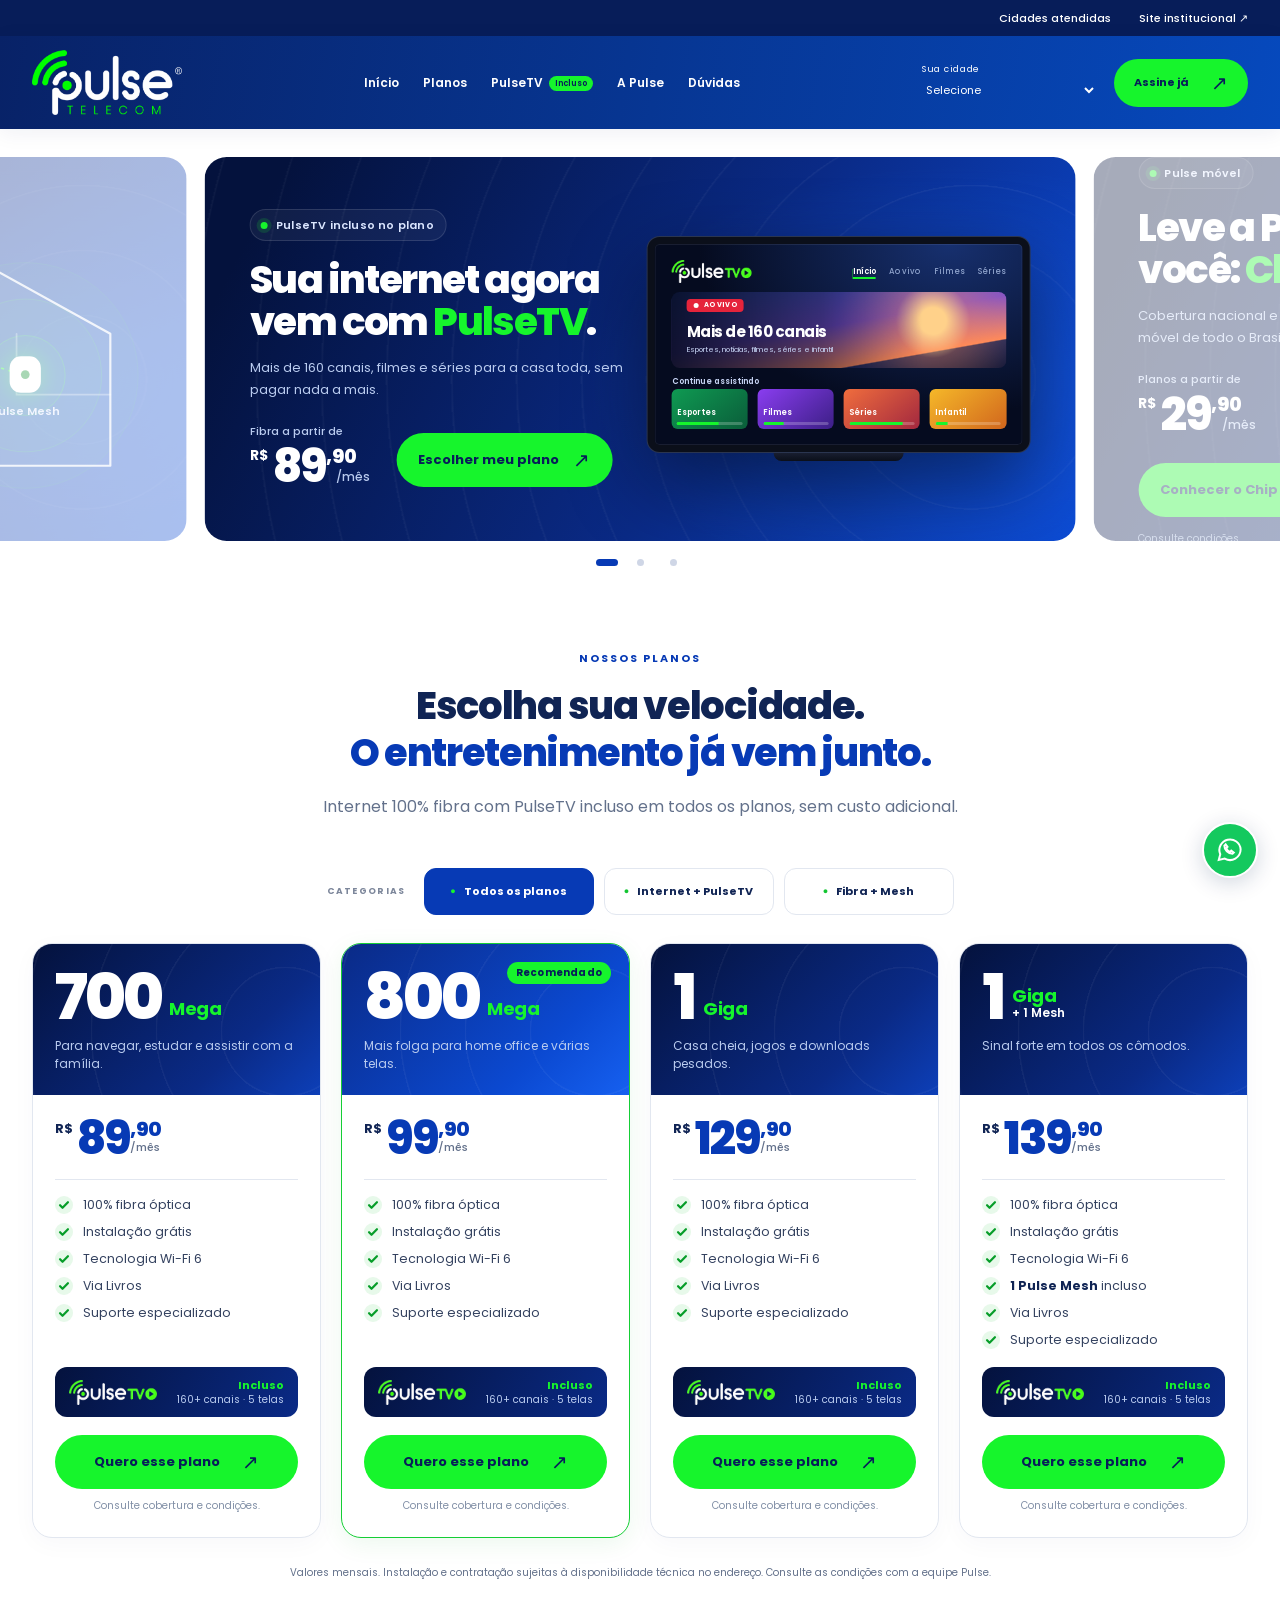
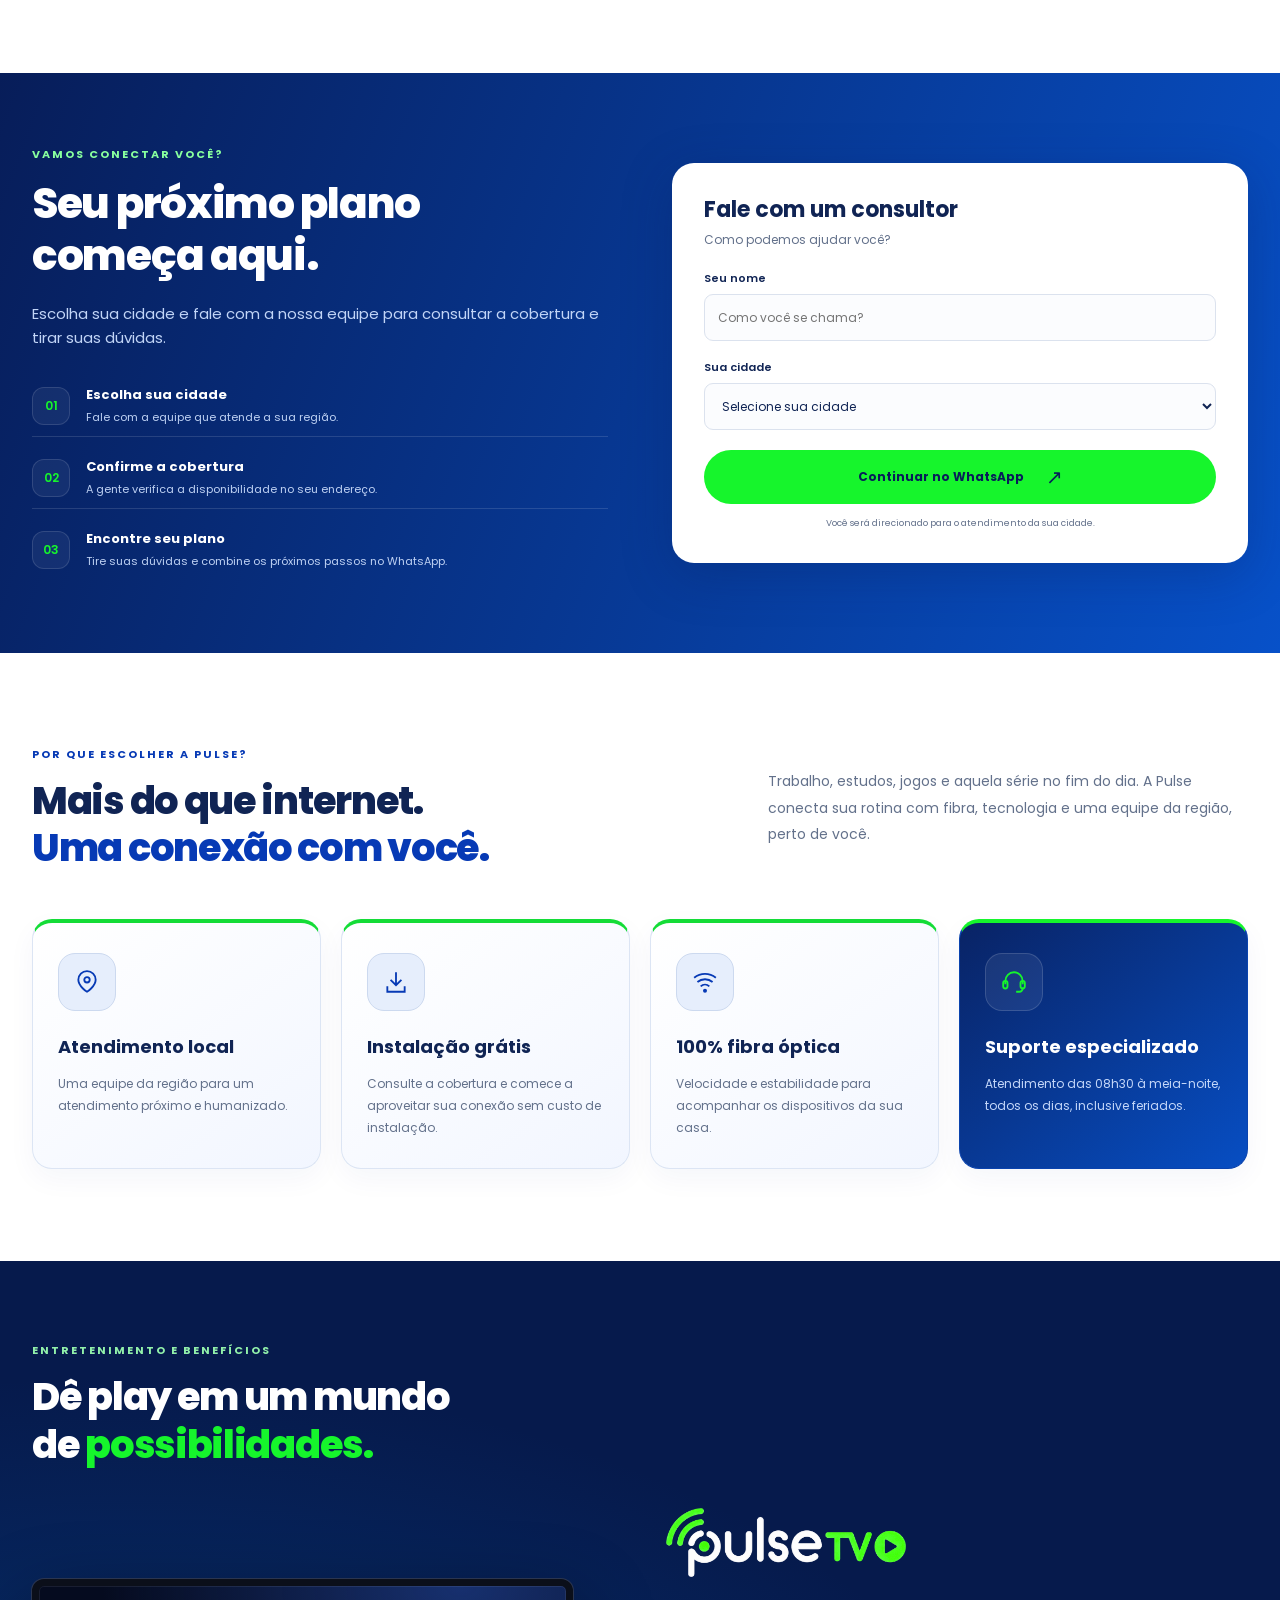
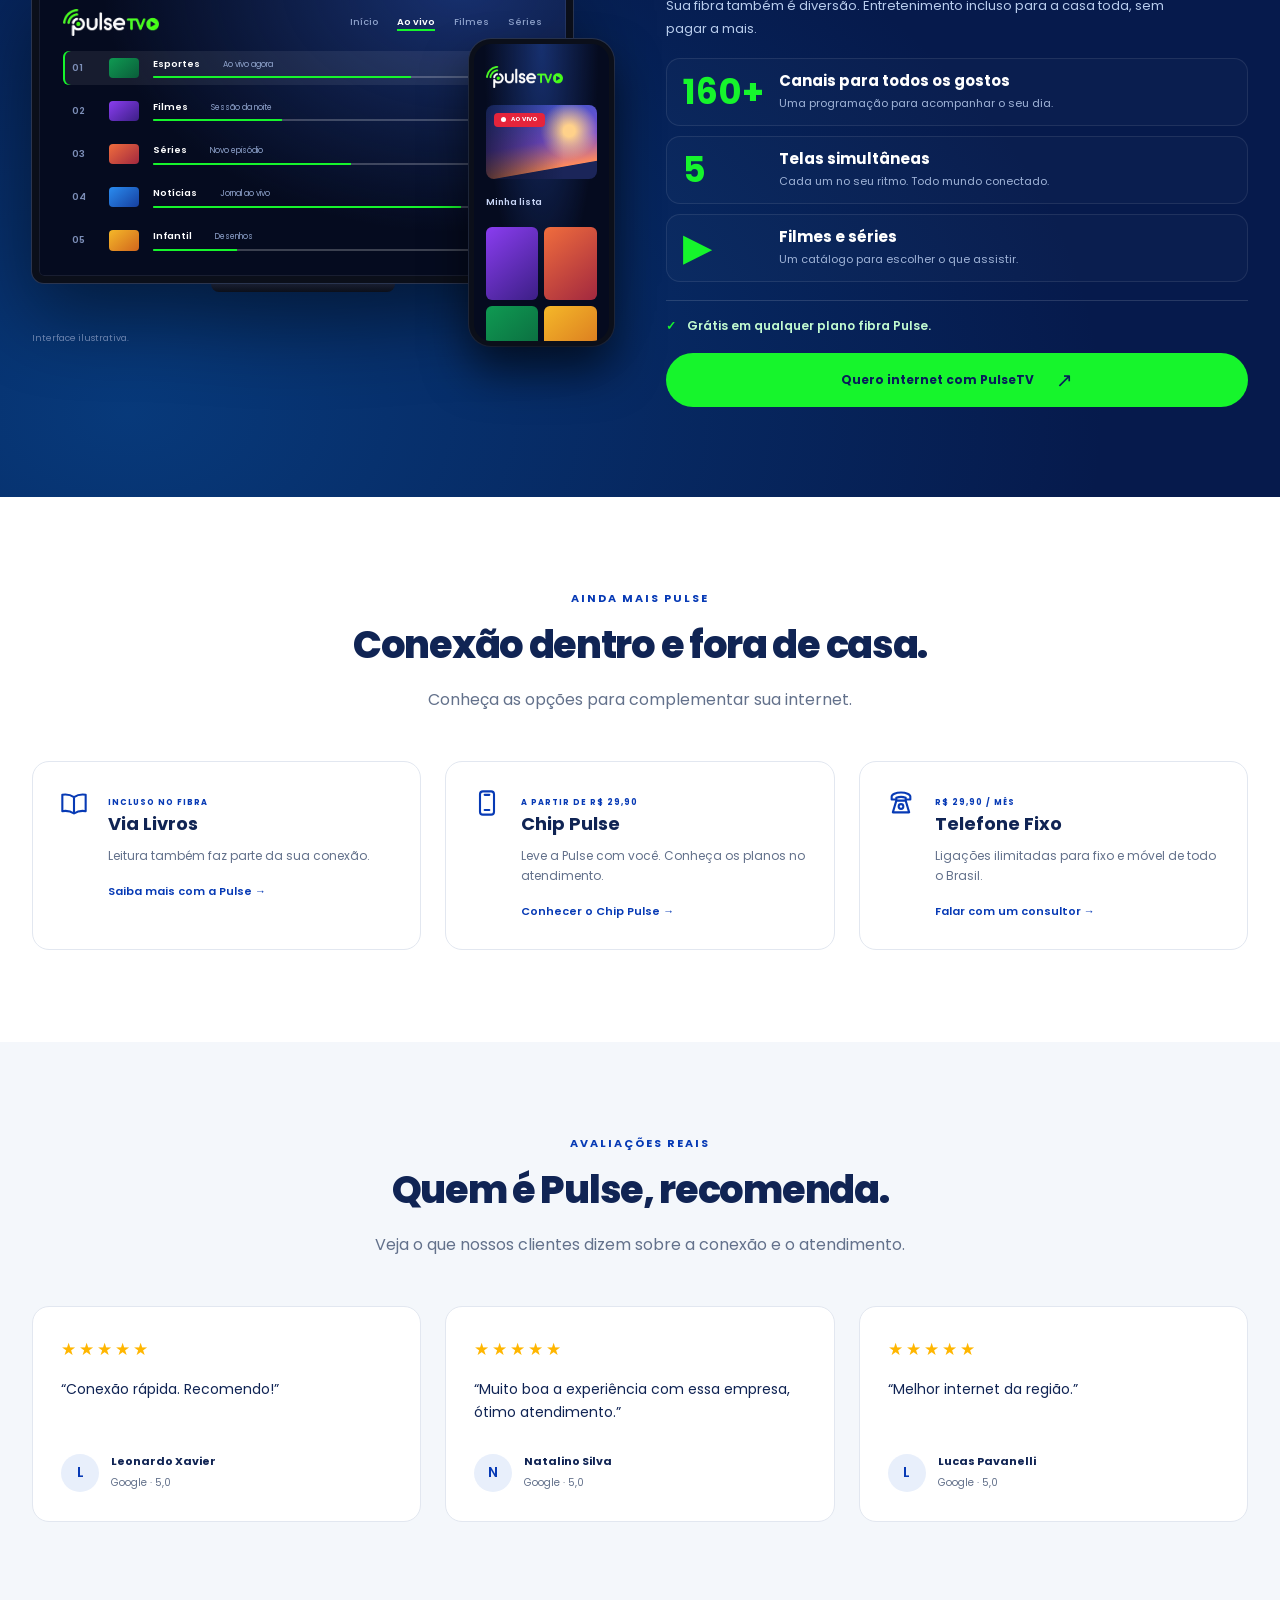
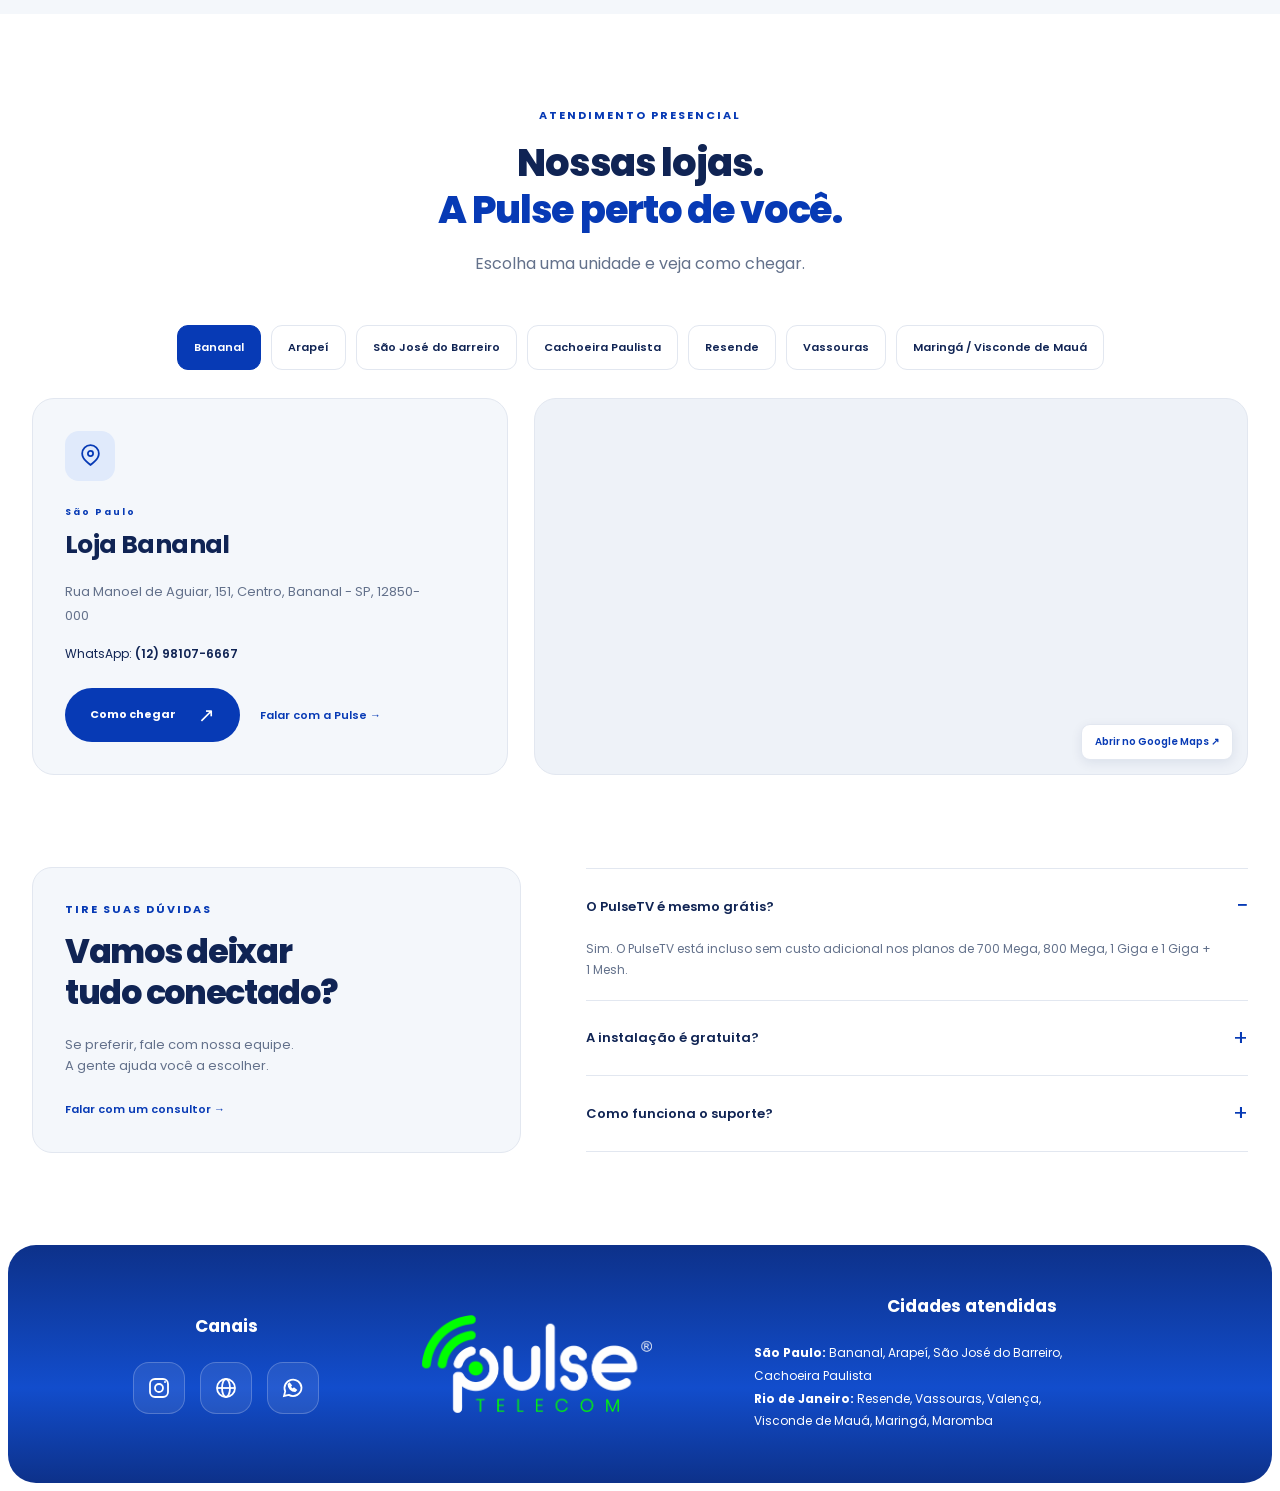
<file: index.html>
<!DOCTYPE html>
<html lang="pt-BR">
  <head>
  <meta charset="utf-8">
  <meta name="viewport" content="width=device-width, initial-scale=1">
  <title>Pulse Telecom | Internet fibra com PulseTV incluso</title>
  <meta
    name="description"
    content="Internet 100% fibra da Pulse Telecom com PulseTV incluso em todos os planos fibra, instalação grátis, atendimento próximo e planos a partir de R$ 89,90."
  >
  <link rel="canonical" href="https://lp.pulsetelecom.net.br/">
  <meta property="og:locale" content="pt_BR">
  <meta property="og:type" content="website">
  <meta property="og:site_name" content="Pulse Telecom">
  <meta property="og:title" content="Pulse Telecom | Internet fibra com PulseTV incluso">
  <meta
    property="og:description"
    content="Internet 100% fibra da Pulse Telecom com PulseTV incluso em todos os planos fibra, instalação grátis e planos a partir de R$ 89,90."
  >
  <meta property="og:url" content="https://lp.pulsetelecom.net.br/">
  <meta
    property="og:image"
    content="https://lp.pulsetelecom.net.br/assets/site/icon-pulse-1000.png"
  >
  <meta
    property="og:image:secure_url"
    content="https://lp.pulsetelecom.net.br/assets/site/icon-pulse-1000.png"
  >
  <meta property="og:image:width" content="1000">
  <meta property="og:image:height" content="1000">
  <meta name="twitter:card" content="summary_large_image">
  <meta name="twitter:title" content="Pulse Telecom | Internet fibra com PulseTV incluso">
  <meta
    name="twitter:description"
    content="Internet 100% fibra da Pulse Telecom com PulseTV incluso em todos os planos fibra, instalação grátis e planos a partir de R$ 89,90."
  >
  <meta
    name="twitter:image"
    content="https://lp.pulsetelecom.net.br/assets/site/icon-pulse-1000.png"
  >
  <link
    rel="icon"
    type="image/png"
    sizes="512x512"
    href="./assets/site/favicon-512.png"
  >
  <link rel="apple-touch-icon" sizes="180x180" href="./assets/site/apple-touch-icon-180.png">

  <link rel="preload" href="./lp-v2/assets/fonts/poppins-400-latin.woff2" as="font" type="font/woff2" crossorigin="anonymous">
  <link rel="preload" href="./lp-v2/assets/fonts/poppins-800-latin.woff2" as="font" type="font/woff2" crossorigin="anonymous">
  <link rel="stylesheet" href="./lp-v2/styles.min.css?v=20261109c">
  <script src="./lp-v2/script.min.js?v=20261109b" defer></script>
</head>
  <body>
    <a class="skip-link" href="#conteudo">Ir para o conteúdo</a>
    <div class="utility-bar">
      <div class="container utility-inner">
        <div>
          <a href="#cobertura">Cidades atendidas</a
          ><a
            href="https://pulsetelecom.net.br"
            target="_blank"
            rel="noopener noreferrer"
            >Site institucional ↗</a
          >
        </div>
      </div>
    </div>
    <header class="header">
      <div class="container navigation">
        <a class="brand" href="#inicio" aria-label="Pulse Telecom, início"
          ><img
            src="./teste-lp/logo-nova-crop.png"
            width="180"
            height="86"
            alt="Pulse Telecom"
        ></a>
        <nav class="desktop-nav" aria-label="Navegação principal">
          <a href="#inicio">Início</a><a href="#planos">Planos</a
          ><a href="#pulsetv">PulseTV <span class="new">Incluso</span></a
          ><a href="#sobre">A Pulse</a><a href="#faq">Dúvidas</a>
        </nav>
        <div class="nav-actions">
          <label class="city-label"
            ><span>Sua cidade</span
            ><select id="cityTop" data-city aria-label="Sua cidade">
              <option value="">Selecione</option>
            </select></label
          ><a class="btn btn-green header-cta" href="#contato"
            >Assine já <span aria-hidden="true">↗</span></a
          >
        </div>
      </div>
      <nav class="mobile-nav" aria-label="Navegação mobile">
        <a href="#planos">Planos</a><a href="#pulsetv">PulseTV</a
        ><a href="#contato">Fale com a Pulse</a>
      </nav>
    </header>
    <main id="conteudo">
      <h1 class="visually-hidden">Internet fibra Pulse Telecom com PulseTV incluso</h1>
      <section
        class="campaigns"
        id="inicio"
        aria-label="Campanhas Pulse Telecom"
        aria-roledescription="carrossel"
      >
        <div class="campaign-viewport">
          <div class="campaign-track" id="campaignTrack">
            <article class="campaign cv3 cv3-tv" aria-label="PulseTV incluso" aria-roledescription="slide">
              <div class="cv3-copy">
                <span class="cv3-tag"><i></i>PulseTV incluso no plano</span>
                <h2>Sua internet agora vem com <em>PulseTV</em>.</h2>
                <p>Mais de 160 canais, filmes e séries para a casa toda, sem pagar nada a mais.</p>
                <div class="cv3-offer">
                  <div class="cv3-price"><small>Fibra a partir de</small><strong><sup>R$</sup>89<span>,90</span><small>/mês</small></strong></div>
                  <a class="btn btn-green" href="#planos">Escolher meu plano <span aria-hidden="true">↗</span></a>
                </div>
              </div>
              <div class="cv3-visual" aria-hidden="true">
                <div class="tvx">
                  <div class="tvx-screen">
                    <div class="tvx-top"><img src="./lp-v2/assets/pulsetv-logo.webp" alt="" width="900" height="259" loading="lazy" decoding="async"><span class="on">Início</span><span>Ao vivo</span><span>Filmes</span><span>Séries</span></div>
                    <div class="tvx-feature"><span class="tvx-live"><i></i>Ao vivo</span><b>Mais de 160 canais</b><small>Esportes, notícias, filmes, séries e infantil</small></div>
                    <p class="tvx-label">Continue assistindo</p>
                    <div class="tvx-row"><span class="g1"><em>Esportes</em><i></i></span><span class="g2"><em>Filmes</em><i></i></span><span class="g3"><em>Séries</em><i></i></span><span class="g4"><em>Infantil</em><i></i></span></div>
                  </div>
                  <div class="tvx-stand"></div>
                </div>
              </div>
            </article>
            <article class="campaign cv3 cv3-chip" aria-label="Chip Pulse" aria-roledescription="slide">
              <div class="cv3-copy">
                <span class="cv3-tag"><i></i>Pulse móvel</span>
                <h2>Leve a Pulse com você: <em>Chip Pulse</em>.</h2>
                <p>Cobertura nacional e ligações ilimitadas para fixo e móvel de todo o Brasil.</p>
                <div class="cv3-offer">
                  <div class="cv3-price"><small>Planos a partir de</small><strong><sup>R$</sup>29<span>,90</span><small>/mês</small></strong></div>
                  <a class="btn btn-green" data-whatsapp href="#contato">Conhecer o Chip Pulse <span aria-hidden="true">↗</span></a>
                </div>
                <p class="cv3-note">Consulte condições.</p>
              </div>
              <div class="cv3-visual" aria-hidden="true">
                <div class="simx">
                  <div class="simx-card">
                    <img class="simx-logo" src="./teste-lp/logo-nova-crop.png" alt="" width="180" height="86" loading="lazy" decoding="async">
                    <div class="simx-sim"><span class="simx-chip"><svg viewBox="0 0 60 46"><path d="M0 15h19M0 31h19M41 15h19M41 31h19M19 0v46M41 0v46M19 23h22"/></svg></span></div>
                    <span class="simx-label">Chip Pulse</span>
                  </div>
                  <ul class="simx-pills"><li>Cobertura nacional</li><li>Ligações ilimitadas</li></ul>
                </div>
              </div>
            </article>
            <article class="campaign cv3 cv3-mesh" aria-label="1 Giga com Mesh" aria-roledescription="slide">
              <div class="cv3-copy">
                <span class="cv3-tag"><i></i>Wi-Fi 6 na casa toda</span>
                <h2>Mais velocidade. <em>Maior cobertura.</em></h2>
                <p>1 Giga de fibra com um Pulse Mesh para levar sinal forte a todos os cômodos.</p>
                <div class="cv3-offer">
                  <div class="cv3-price"><small>1 Giga + 1 Mesh</small><strong><sup>R$</sup>139<span>,90</span><small>/mês</small></strong></div>
                  <a class="btn btn-green" href="#planos">Quero 1 Giga + Mesh <span aria-hidden="true">↗</span></a>
                </div>
                <p class="cv3-note">Consulte condições.</p>
              </div>
              <div class="cv3-visual" aria-hidden="true">
                <svg class="meshx" viewBox="0 0 440 320">
                  <g class="meshx-waves"><circle cx="140" cy="212" r="46"/><circle cx="140" cy="212" r="88"/><circle cx="140" cy="212" r="130"/><circle cx="306" cy="186" r="46"/><circle cx="306" cy="186" r="88"/><circle cx="306" cy="186" r="130"/></g>
                  <path class="meshx-house" d="M36 138 220 36l184 102v152H36Z"/>
                  <path class="meshx-walls" d="M220 138v152M36 214h112M296 138v70h108"/>
                  <path class="meshx-link" d="M152 204c40-34 92-40 140-22"/>
                  <g class="meshx-node"><rect x="114" y="196" width="52" height="30" rx="9"/><circle cx="130" cy="211" r="3"/><circle cx="140" cy="211" r="3"/><circle cx="150" cy="211" r="3"/></g>
                  <g class="meshx-node mesh"><rect x="288" y="164" width="36" height="42" rx="13"/><circle cx="306" cy="185" r="5"/></g>
                  <text x="140" y="254" text-anchor="middle">Roteador</text>
                  <text x="306" y="232" text-anchor="middle">Pulse Mesh</text>
                </svg>
              </div>
            </article>
          </div>
        </div>
        <div class="campaign-controls">
          <div
            class="campaign-dots"
            role="group"
            aria-label="Selecionar campanha"
          >
            <button
              type="button"
              class="active"
              data-slide="0"
              aria-label="Campanha PulseTV"
              aria-pressed="true"
            ></button
            ><button
              type="button"
              data-slide="1"
              aria-label="Campanha Chip Pulse"
              aria-pressed="false"
            ></button
            ><button
              type="button"
              data-slide="2"
              aria-label="Campanha Mesh"
              aria-pressed="false"
            ></button>
          </div>
        </div>
      </section>

      <section class="section plans" id="planos">
        <div class="container">
          <div class="section-heading">
            <p class="eyebrow">NOSSOS PLANOS</p>
            <h2>
              Escolha sua velocidade.<br ><span
                >O entretenimento já vem junto.</span
              >
            </h2>
            <p>
              Internet 100% fibra com PulseTV incluso em todos os planos, sem
              custo adicional.
            </p>
          </div>
          <div class="catalog">
            <aside class="catalog-filters" aria-label="Filtros dos planos">
              <p class="filter-label">CATEGORIAS</p>
              <div class="filter-buttons">
                <button
                  type="button"
                  class="filter active"
                  data-filter="all"
                  aria-pressed="true"
                >
                  <span>●</span> Todos os planos</button
                ><button
                  type="button"
                  class="filter"
                  data-filter="fiber"
                  aria-pressed="false"
                >
                  <span>●</span> Internet + PulseTV</button
                ><button
                  type="button"
                  class="filter"
                  data-filter="mesh"
                  aria-pressed="false"
                >
                  <span>●</span> Fibra + Mesh
                </button>
              </div>
            </aside>
            <div class="plan-results">
              <div class="plan-grid" id="planGrid"></div>
              <p class="empty-results" id="emptyResults" hidden>
                Nenhum plano disponível nesta categoria.
              </p>
            </div>
          </div>
          <p class="plans-terms">
            Valores mensais. Instalação e contratação sujeitas à disponibilidade
            técnica no endereço. Consulte as condições com a equipe Pulse.
          </p>
        </div>
      </section>

      <section class="contact-section" id="contato">
        <div class="container contact-grid">
          <div class="contact-copy">
            <p class="eyebrow">VAMOS CONECTAR VOCÊ?</p>
            <h2>Seu próximo plano<br >começa aqui.</h2>
            <p>
              Escolha sua cidade e fale com a nossa equipe para consultar a
              cobertura e tirar suas dúvidas.
            </p>
            <ol class="contact-steps">
              <li><span class="contact-step-number">01</span><div><strong>Escolha sua cidade</strong><p>Fale com a equipe que atende a sua região.</p></div></li>
              <li><span class="contact-step-number">02</span><div><strong>Confirme a cobertura</strong><p>A gente verifica a disponibilidade no seu endereço.</p></div></li>
              <li><span class="contact-step-number">03</span><div><strong>Encontre seu plano</strong><p>Tire suas dúvidas e combine os próximos passos no WhatsApp.</p></div></li>
            </ol>
          </div>
          <form class="contact-form" id="contactForm">
            <h3>Fale com um consultor</h3>
            <p>Como podemos ajudar você?</p>
            <label for="contactName">Seu nome</label
            ><input
              id="contactName"
              type="text"
              name="name"
              autocomplete="name"
              placeholder="Como você se chama?"
              required
            ><label for="cityContact">Sua cidade</label
            ><select id="cityContact" data-city required>
              <option value="">Selecione sua cidade</option></select
            ><button class="btn btn-green" type="submit">
              Continuar no WhatsApp <span aria-hidden="true">↗</span></button
            ><small
              >Você será direcionado para o atendimento da sua cidade.</small
            >
          </form>
        </div>
      </section>

      <section class="section about" id="sobre">
        <div class="container">
          <div class="about-top">
            <div>
              <p class="eyebrow">POR QUE ESCOLHER A PULSE?</p>
              <h2>
                Mais do que internet.<br ><span>Uma conexão com você.</span>
              </h2>
            </div>
            <p>
              Trabalho, estudos, jogos e aquela série no fim do dia. A Pulse
              conecta sua rotina com fibra, tecnologia e uma equipe da região,
              perto de você.
            </p>
          </div>
          <div class="about-features">
            <article>
              <span class="feature-symbol" aria-hidden="true"
                ><svg
                  viewBox="0 0 24 24"
                  fill="none"
                  stroke="currentColor"
                  stroke-width="1.7"
                >
                  <path d="M20 10c0 6-8 11-8 11S4 16 4 10a8 8 0 1 1 16 0Z" />
                  <circle cx="12" cy="10" r="2.5" /></svg
              ></span>
              <h3>Atendimento local</h3>
              <p>
                Uma equipe da região para um atendimento próximo e humanizado.
              </p>
            </article>
            <article>
              <span class="feature-symbol" aria-hidden="true"
                ><svg
                  viewBox="0 0 24 24"
                  fill="none"
                  stroke="currentColor"
                  stroke-width="1.7"
                >
                  <path d="M12 3v12m-5-5 5 5 5-5M4 16v5h16v-5" /></svg
              ></span>
              <h3>Instalação grátis</h3>
              <p>
                Consulte a cobertura e comece a aproveitar sua conexão sem custo
                de instalação.
              </p>
            </article>
            <article>
              <span class="feature-symbol" aria-hidden="true"
                ><svg
                  viewBox="0 0 24 24"
                  fill="none"
                  stroke="currentColor"
                  stroke-width="1.7"
                >
                  <path
                    d="M2 8a16 16 0 0 1 20 0M5 12a11 11 0 0 1 14 0m-11 4a6 6 0 0 1 8 0"
                  />
                  <circle cx="12" cy="20" r="1" fill="currentColor" /></svg
              ></span>
              <h3>100% fibra óptica</h3>
              <p>
                Velocidade e estabilidade para acompanhar os dispositivos da sua
                casa.
              </p>
            </article>
            <article>
              <span class="feature-symbol" aria-hidden="true"
                ><svg
                  viewBox="0 0 24 24"
                  fill="none"
                  stroke="currentColor"
                  stroke-width="1.7"
                >
                  <path
                    d="M4 14v-3a8 8 0 0 1 16 0v3M20 17v1a3 3 0 0 1-3 3h-3"
                  />
                  <rect x="2" y="11" width="4" height="7" rx="2" />
                  <rect x="18" y="11" width="4" height="7" rx="2" /></svg
              ></span>
              <h3>Suporte especializado</h3>
              <p>
                Atendimento das 08h30 à meia-noite, todos os dias, inclusive
                feriados.
              </p>
            </article>
          </div>
        </div>
      </section>

      <section class="entertainment" id="pulsetv">
        <div class="container">
          <div class="entertainment-top">
            <div>
              <p class="eyebrow">ENTRETENIMENTO E BENEFÍCIOS</p>
              <h2>Dê play em um mundo<br >de <span>possibilidades.</span></h2>
            </div>
          </div>
          <div class="entertainment-content">
            <div class="tv-showcase" role="img" aria-label="Ilustração da interface PulseTV na TV e no celular">
              <div class="tvx tvx-lg" aria-hidden="true">
                <div class="tvx-screen">
                  <div class="tvx-top"><img src="./lp-v2/assets/pulsetv-logo.webp" alt="" width="900" height="259" loading="lazy" decoding="async"><span>Início</span><span class="on">Ao vivo</span><span>Filmes</span><span>Séries</span></div>
                  <div class="guide">
                    <div class="guide-row on"><span class="ch">01</span><span class="ic g1"></span><div><b>Esportes</b><small>Ao vivo agora</small><i></i></div></div>
                    <div class="guide-row"><span class="ch">02</span><span class="ic g2"></span><div><b>Filmes</b><small>Sessão da noite</small><i></i></div></div>
                    <div class="guide-row"><span class="ch">03</span><span class="ic g3"></span><div><b>Séries</b><small>Novo episódio</small><i></i></div></div>
                    <div class="guide-row"><span class="ch">04</span><span class="ic g5"></span><div><b>Notícias</b><small>Jornal ao vivo</small><i></i></div></div>
                    <div class="guide-row"><span class="ch">05</span><span class="ic g4"></span><div><b>Infantil</b><small>Desenhos</small><i></i></div></div>
                  </div>
                </div>
                <div class="tvx-stand"></div>
              </div>
              <div class="phx" aria-hidden="true">
                <div class="phx-screen">
                  <img src="./lp-v2/assets/pulsetv-logo.webp" alt="" width="900" height="259" loading="lazy" decoding="async">
                  <span class="phx-feature"><span class="tvx-live"><i></i>Ao vivo</span></span>
                  <p>Minha lista</p>
                  <div class="phx-grid"><span class="g2"></span><span class="g3"></span><span class="g1"></span><span class="g4"></span></div>
                </div>
              </div>
              <span class="posters-caption">Interface ilustrativa.</span>
            </div>
            <div class="tv-benefits">
              <img class="pulsetv-logo" src="./lp-v2/assets/pulsetv-logo.webp" alt="PulseTV" width="900" height="259" loading="lazy" decoding="async">
              <p class="tv-intro">Sua fibra também é diversão. Entretenimento incluso para a casa toda, sem pagar a mais.</p>
              <div class="tv-benefit">
                <strong>160+</strong>
                <div>
                  <h3>Canais para todos os gostos</h3>
                  <p>Uma programação para acompanhar o seu dia.</p>
                </div>
              </div>
              <div class="tv-benefit">
                <strong>5</strong>
                <div>
                  <h3>Telas simultâneas</h3>
                  <p>Cada um no seu ritmo. Todo mundo conectado.</p>
                </div>
              </div>
              <div class="tv-benefit">
                <strong>▶</strong>
                <div>
                  <h3>Filmes e séries</h3>
                  <p>Um catálogo para escolher o que assistir.</p>
                </div>
              </div>
              <div class="included-line">
                <span>✓</span> Grátis em qualquer plano fibra Pulse.
              </div>
              <a class="btn btn-green" href="#planos"
                >Quero internet com PulseTV
                <span aria-hidden="true">↗</span></a
              >
            </div>
          </div>
        </div>
      </section>

      <section class="section extras" id="servicos">
        <div class="container">
          <div class="section-heading">
            <p class="eyebrow">AINDA MAIS PULSE</p>
            <h2>Conexão dentro e fora de casa.</h2>
            <p>Conheça as opções para complementar sua internet.</p>
          </div>
          <div class="extras-grid">
            <article>
              <span class="extra-icon" aria-hidden="true"><svg viewBox="0 0 24 24" fill="none" stroke="currentColor" stroke-width="1.8" stroke-linecap="round" stroke-linejoin="round" focusable="false"><path d="M12 7v14M12 7C9 5 5 4.5 2 5v14c3-.5 7 0 10 2 3-2 7-2.5 10-2V5c-3-.5-7 0-10 2Z"/></svg></span>
              <div>
                <span class="eyebrow">INCLUSO NO FIBRA</span>
                <h3>Via Livros</h3>
                <p>Leitura também faz parte da sua conexão.</p>
                <a class="text-link" href="#contato"
                  >Saiba mais com a Pulse →</a
                >
              </div>
            </article>
            <article>
              <span class="extra-icon" aria-hidden="true"><svg viewBox="0 0 24 24" fill="none" stroke="currentColor" stroke-width="1.8" stroke-linecap="round" stroke-linejoin="round" focusable="false"><rect x="6" y="2" width="12" height="20" rx="2.5"/><path d="M10 5h4M10 18h4"/></svg></span>
              <div>
                <span class="eyebrow">A PARTIR DE R$ 29,90</span>
                <h3>Chip Pulse</h3>
                <p>Leve a Pulse com você. Conheça os planos no atendimento.</p>
                <a class="text-link" href="#contato">Conhecer o Chip Pulse →</a>
              </div>
            </article>
            <article>
              <span class="extra-icon" aria-hidden="true"><svg viewBox="0 0 24 24" fill="none" stroke="currentColor" stroke-width="1.8" stroke-linecap="round" stroke-linejoin="round" focusable="false"><path d="M4 9V6.5C4 4.6 7.6 3 12 3s8 1.6 8 3.5V9h-4V7.5a12 12 0 0 0-8 0V9H4ZM8 10h8l3 10H5l3-10Z"/><circle cx="12" cy="15" r="2"/></svg></span>
              <div>
                <span class="eyebrow">R$ 29,90 / MÊS</span>
                <h3>Telefone Fixo</h3>
                <p>Ligações ilimitadas para fixo e móvel de todo o Brasil.</p>
                <a class="text-link" href="#contato"
                  >Falar com um consultor →</a
                >
              </div>
            </article>
          </div>
        </div>
      </section>

      <section class="section reviews" id="avaliacoes">
        <div class="container">
          <div class="section-heading">
            <p class="eyebrow">AVALIAÇÕES REAIS</p>
            <h2>Quem é Pulse, recomenda.</h2>
            <p>
              Veja o que nossos clientes dizem sobre a conexão e o atendimento.
            </p>
          </div>
          <div class="review-grid">
            <figure>
              <div class="stars" role="img" aria-label="5 de 5 estrelas">
                ★★★★★
              </div>
              <blockquote>“Conexão rápida. Recomendo!”</blockquote>
              <figcaption>
                <span class="avatar">L</span>
                <div>
                  <strong>Leonardo Xavier</strong><small>Google · 5,0</small>
                </div>
              </figcaption>
            </figure>
            <figure>
              <div class="stars" role="img" aria-label="5 de 5 estrelas">
                ★★★★★
              </div>
              <blockquote>
                “Muito boa a experiência com essa empresa, ótimo atendimento.”
              </blockquote>
              <figcaption>
                <span class="avatar">N</span>
                <div>
                  <strong>Natalino Silva</strong><small>Google · 5,0</small>
                </div>
              </figcaption>
            </figure>
            <figure>
              <div class="stars" role="img" aria-label="5 de 5 estrelas">
                ★★★★★
              </div>
              <blockquote>“Melhor internet da região.”</blockquote>
              <figcaption>
                <span class="avatar">L</span>
                <div>
                  <strong>Lucas Pavanelli</strong><small>Google · 5,0</small>
                </div>
              </figcaption>
            </figure>
          </div>
        </div>
      </section>

      <section class="section coverage" id="cobertura">
        <div class="container">
          <div class="section-heading">
            <p class="eyebrow">ATENDIMENTO PRESENCIAL</p>
            <h2>Nossas lojas.<br ><span>A Pulse perto de você.</span></h2>
            <p>Escolha uma unidade e veja como chegar.</p>
          </div>
          <div
            class="store-tabs"
            id="storeTabs"
            role="group"
            aria-label="Escolher loja"
          ></div>
          <label class="store-mobile-label" for="storeSelector"
            >Selecione a unidade</label
          >
          <select id="storeSelector"></select>
          <div class="store-layout">
            <div class="store-info" aria-live="polite">
              <span class="store-location-icon" aria-hidden="true"
                ><svg
                  viewBox="0 0 24 24"
                  fill="none"
                  stroke="currentColor"
                  stroke-width="1.7"
                >
                  <path d="M20 10c0 6-8 11-8 11S4 16 4 10a8 8 0 1 1 16 0Z" />
                  <circle cx="12" cy="10" r="2.5" /></svg
              ></span>
              <p class="eyebrow" id="storeState"></p>
              <h3 id="storeName">Loja Bananal</h3>
              <address id="storeAddress"></address>
              <p class="store-phone">WhatsApp: <span id="storePhone"></span></p>
              <div class="store-actions">
                <a
                  class="btn btn-blue"
                  id="storeDirections"
                  href="https://www.google.com/maps"
                  target="_blank"
                  rel="noopener noreferrer"
                  >Como chegar <span aria-hidden="true">↗</span></a
                ><a class="text-link" data-whatsapp href="#contato"
                  >Falar com a Pulse →</a
                >
              </div>
            </div>
            <div class="store-map">
              <iframe
                id="storeMap"
                title="Localização da loja Pulse Telecom"
                loading="lazy"
                referrerpolicy="no-referrer-when-downgrade"
                allowfullscreen
              ></iframe>
              <a
                class="map-external"
                id="storeMapLink"
                href="https://www.google.com/maps"
                target="_blank"
                rel="noopener noreferrer"
                >Abrir no Google Maps ↗</a
              >
            </div>
          </div>
        </div>
      </section>

      <section class="section faq" id="faq">
        <div class="container faq-grid">
          <div>
            <p class="eyebrow">TIRE SUAS DÚVIDAS</p>
            <h2>Vamos deixar<br >tudo conectado?</h2>
            <p>
              Se preferir, fale com nossa equipe.<br >A gente ajuda você a
              escolher.
            </p>
            <a class="text-link" data-whatsapp href="#contato"
              >Falar com um consultor →</a
            >
          </div>
          <div class="faq-list">
            <details open>
              <summary>O PulseTV é mesmo grátis?</summary>
              <p>
                Sim. O PulseTV está incluso sem custo adicional nos planos de
                700 Mega, 800 Mega, 1 Giga e 1 Giga + 1 Mesh.
              </p>
            </details>
            <details>
              <summary>A instalação é gratuita?</summary>
              <p>
                Sim. A instalação é gratuita e os equipamentos são fornecidos em
                comodato. Consulte a cobertura e as condições com nossa equipe.
              </p>
            </details>
            <details>
              <summary>Como funciona o suporte?</summary>
              <p>
                Nosso suporte funciona das 08h30 à meia-noite todos os dias,
                inclusive feriados, com atendimento humanizado e especializado.
              </p>
            </details>
          </div>
        </div>
      </section>
    </main>
    <footer class="footer">
      <div class="container footer-grid">
        <div class="footer-channels">
          <h3>Canais</h3>
          <div class="social-links">
            <a
              href="https://www.instagram.com/pulse_telecom_/"
              target="_blank"
              rel="noopener noreferrer"
              aria-label="Instagram"
              ><svg
                viewBox="0 0 24 24"
                fill="none"
                stroke="currentColor"
                stroke-width="1.8"
                aria-hidden="true"
              >
                <rect x="3" y="3" width="18" height="18" rx="5" />
                <circle cx="12" cy="12" r="4" />
                <circle
                  cx="18"
                  cy="6"
                  r="1"
                  fill="currentColor"
                  stroke="none"
                /></svg></a
            ><a
              href="https://pulsetelecom.net.br"
              target="_blank"
              rel="noopener noreferrer"
              aria-label="Site institucional"
              ><svg
                viewBox="0 0 24 24"
                fill="none"
                stroke="currentColor"
                stroke-width="1.8"
                aria-hidden="true"
              >
                <circle cx="12" cy="12" r="9" />
                <ellipse cx="12" cy="12" rx="4" ry="9" />
                <path d="M3 12h18" /></svg></a
            ><a data-whatsapp href="#contato" aria-label="WhatsApp"
              ><svg
                viewBox="0 0 24 24"
                fill="none"
                stroke="currentColor"
                stroke-width="1.8"
                aria-hidden="true"
              >
                <path
                  d="M20.5 11.5a8.5 8.5 0 0 1-12.7 7.4L3 20l1.2-4.6a8.5 8.5 0 1 1 16.3-3.9Z"
                />
                <path
                  d="m8.5 7.5-1 1c0 3.5 3 6.5 6.5 6.5l1-1-2-1.5-1 1c-1.5-.5-2.5-1.5-3-3l1-1-1.5-2Z"
                /></svg
            ></a>
          </div>
        </div>
        <a class="footer-brand" href="#inicio"
          ><img
            src="./teste-lp/logo-nova-crop.png"
            width="230"
            height="110"
            loading="lazy"
            alt="Pulse Telecom"
        ></a>
        <div class="footer-cities">
          <h3>Cidades atendidas</h3>
          <p>
            <strong>São Paulo:</strong> Bananal, Arapeí, São José do
            Barreiro,<br >Cachoeira Paulista<br ><strong
              >Rio de Janeiro:</strong
            >
            Resende, Vassouras, Valença,<br >Visconde de Mauá, Maringá, Maromba
          </p>
        </div>
      </div>
    </footer>
    <button
      class="floating-contact"
      type="button"
      id="openContact"
      aria-label="Falar no WhatsApp"
    >
      <svg
        viewBox="0 0 24 24"
        fill="none"
        stroke="currentColor"
        stroke-width="1.6"
        aria-hidden="true"
      >
        <path
          d="M20.5 11.5a8.5 8.5 0 0 1-12.7 7.4L3 20l1.2-4.6a8.5 8.5 0 1 1 16.3-3.9Z"
        />
        <path
          d="m8.5 7.5-1 1c0 3.5 3 6.5 6.5 6.5l1-1-2-1.5-1 1c-1.5-.5-2.5-1.5-3-3l1-1-1.5-2Z"
        />
      </svg>
    </button>
    <dialog id="cityDialog" aria-labelledby="dialogTitle">
      <form method="dialog">
        <button class="dialog-close" aria-label="Fechar" type="submit">
          ×
        </button>
      </form>
      <p class="eyebrow">ATENDIMENTO PULSE</p>
      <h2 id="dialogTitle">Em qual cidade<br >você está?</h2>
      <p>Vamos conectar você com a equipe da sua região.</p>
      <form id="dialogContact">
        <label for="cityDialogSelect">Sua cidade</label
        ><select id="cityDialogSelect" data-city required>
          <option value="">Selecione sua cidade</option></select
        ><button type="submit" class="btn btn-green">
          Falar no WhatsApp ↗
        </button>
      </form>
    </dialog>
  </body>
</html>
</file>
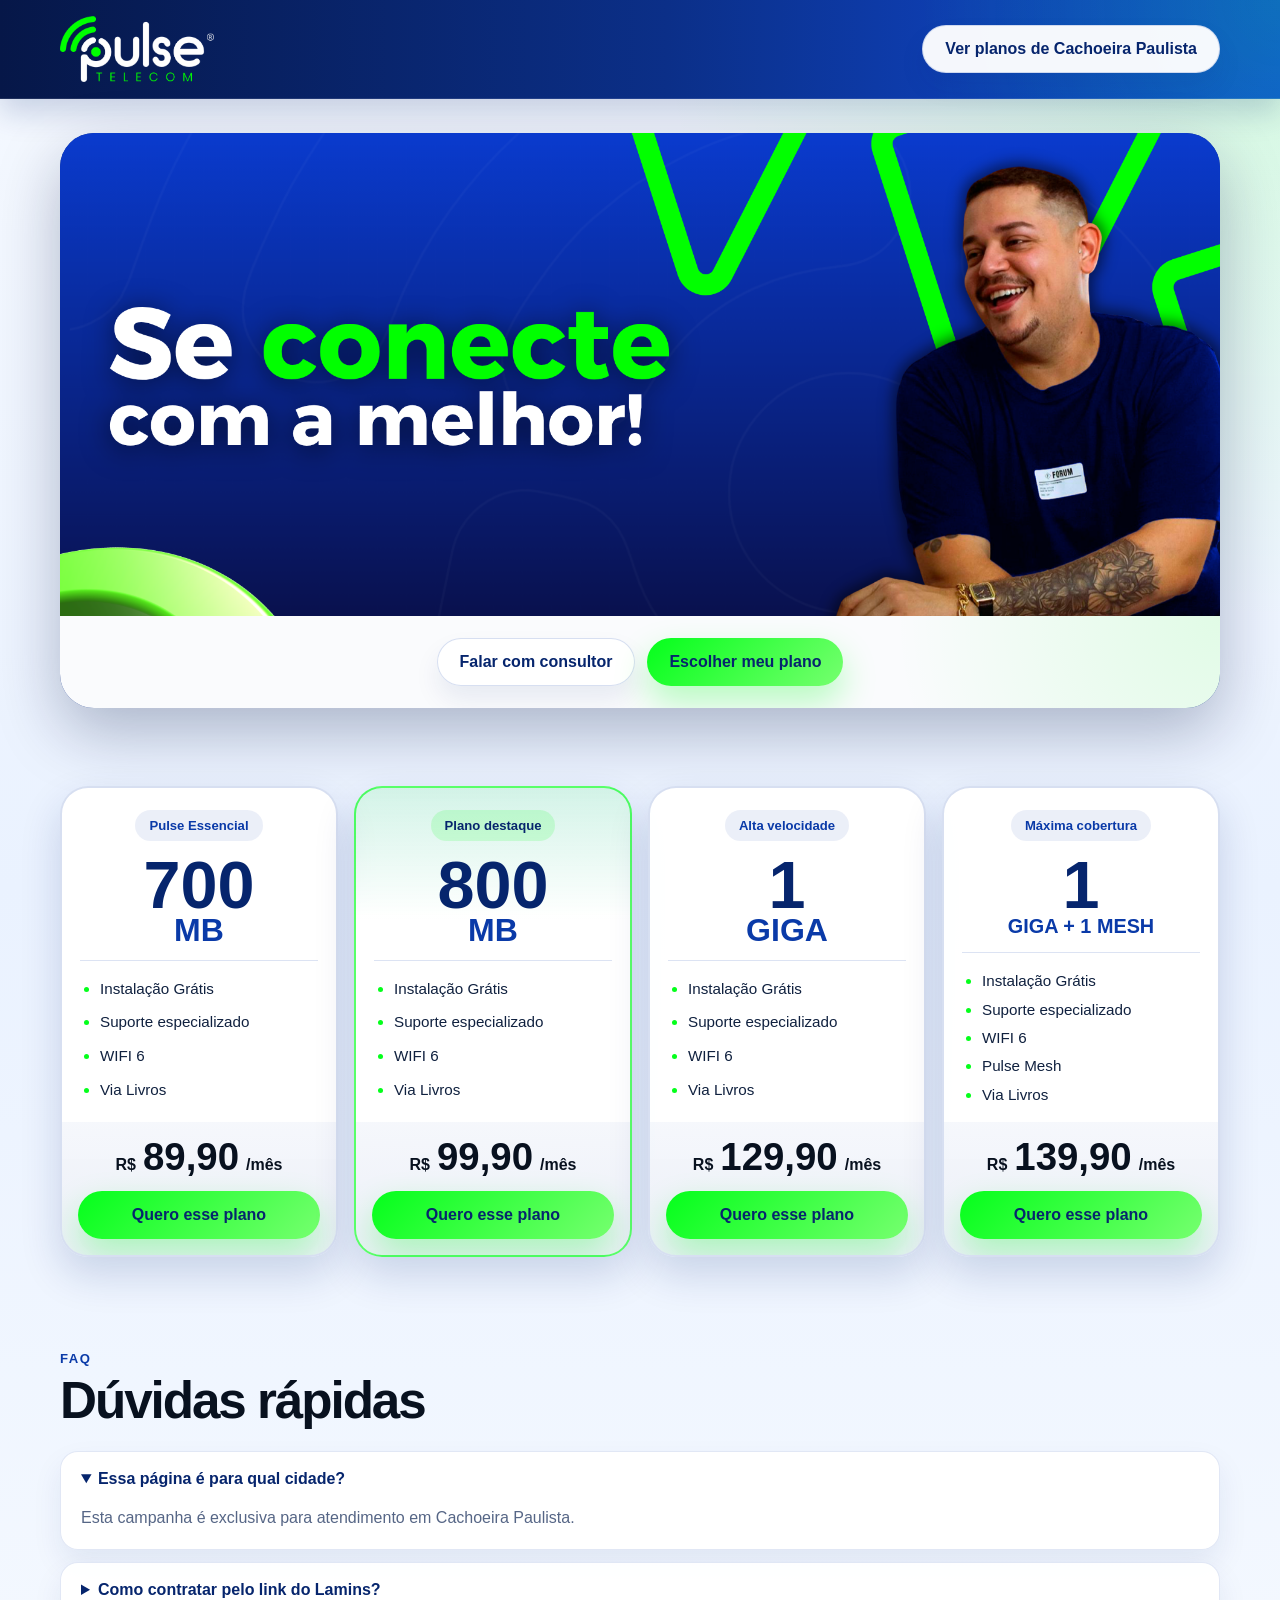
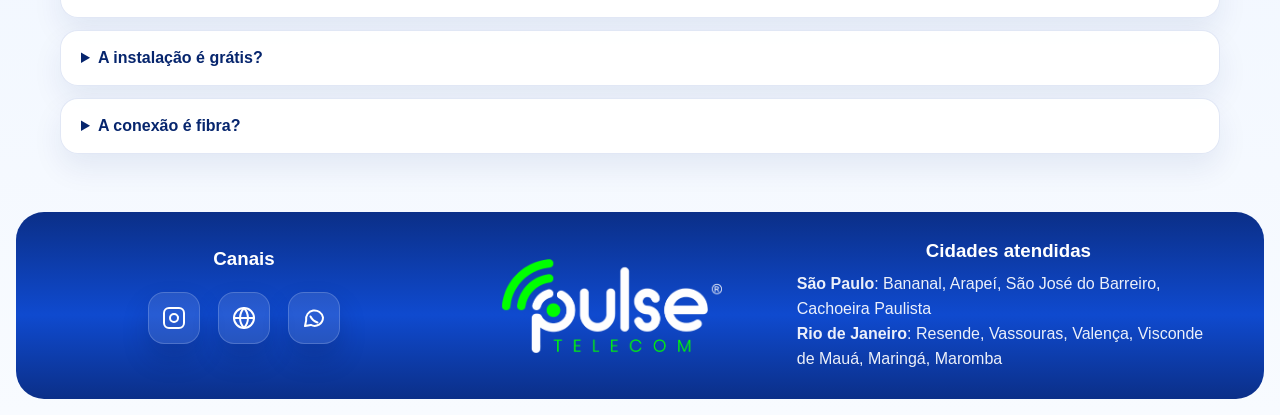
<file: lamins/index.html>
<!DOCTYPE html>
<html lang="pt-BR">
<head>
  <meta charset="utf-8">
  <meta name="viewport" content="width=device-width, initial-scale=1">
  <title>Pulse Telecom + Lamins | Internet fibra em Cachoeira Paulista</title>
  <meta name="description" content="Planos de internet fibra da Pulse Telecom em Cachoeira Paulista indicados por Lamins. Escolha seu plano e fale direto no WhatsApp.">
  <link rel="canonical" href="https://lp.pulsetelecom.net.br/lamins/">
  <meta property="og:locale" content="pt_BR">
  <meta property="og:type" content="website">
  <meta property="og:site_name" content="Pulse Telecom">
  <meta property="og:title" content="Pulse Telecom + Lamins">
  <meta property="og:description" content="Planos de internet fibra em Cachoeira Paulista com atendimento direto pelo WhatsApp.">
  <meta property="og:url" content="https://lp.pulsetelecom.net.br/lamins/">
  <meta property="og:image" content="https://lp.pulsetelecom.net.br/assets/site/icon-pulse-1000.png">
  <link rel="icon" type="image/png" sizes="512x512" href="../assets/site/favicon-512.png">
  <link rel="apple-touch-icon" sizes="180x180" href="../assets/site/apple-touch-icon-180.png">
  <link rel="stylesheet" href="../parceiros/parceiro.css?v=20260817c">
</head>
<body data-partner="Lamins" data-source-prefix="pelo Lamins" data-city="Cachoeira Paulista" data-whatsapp="5512988930891">
  <header class="partner-header">
    <div class="container partner-header-row">
      <a class="partner-brand" href="#topo" aria-label="Pulse Telecom">
        <img src="../teste-lp/logo-nova-crop.png" alt="Pulse Telecom">
      </a>
      <a class="button button-secondary" href="#planos">Ver planos de Cachoeira Paulista</a>
    </div>
  </header>

  <main id="topo">
    <section class="partner-hero">
      <div class="container">
        <div class="partner-cover-banner">
          <img class="partner-cover-image" src="/lamins/capa-lamins.png" alt="Campanha Pulse Telecom indicada por Lamins" loading="eager" fetchpriority="high" decoding="async">
          <div class="partner-cover-card">
            <div class="partner-cover-actions">
              <a class="button button-secondary" href="https://wa.me/5512988930891" data-consult-message target="_blank" rel="noopener noreferrer">Falar com consultor</a>
              <a class="button button-primary" href="#planos">Escolher meu plano</a>
            </div>
          </div>
        </div>
      </div>
    </section>

    <section class="plans-section" id="planos">
      <div class="container">
        <h2 class="sr-only">Planos Pulse Telecom em Cachoeira Paulista</h2>

        <div class="plans-grid">
          <article class="plan-card">
            <div class="plan-card-top">
              <span class="plan-badge">Pulse Essencial</span>
              <p class="plan-speed"><strong>700</strong><span>MB</span></p>
            </div>
            <ul class="plan-benefits">
              <li>Instalação Grátis</li>
              <li>Suporte especializado</li>
              <li>WIFI 6</li>
              <li>Via Livros</li>
            </ul>
            <div class="plan-footer">
              <p class="plan-price"><small>R$</small><strong>89,90</strong><span>/mês</span></p>
              <a class="button button-primary plan-button" href="https://wa.me/5512988930891" data-plan-message="700MB" target="_blank" rel="noopener noreferrer">Quero esse plano</a>
            </div>
          </article>

          <article class="plan-card plan-card-featured">
            <div class="plan-card-top">
              <span class="plan-badge">Plano destaque</span>
              <p class="plan-speed"><strong>800</strong><span>MB</span></p>
            </div>
            <ul class="plan-benefits">
              <li>Instalação Grátis</li>
              <li>Suporte especializado</li>
              <li>WIFI 6</li>
              <li>Via Livros</li>
            </ul>
            <div class="plan-footer">
              <p class="plan-price"><small>R$</small><strong>99,90</strong><span>/mês</span></p>
              <a class="button button-primary plan-button" href="https://wa.me/5512988930891" data-plan-message="800MB" target="_blank" rel="noopener noreferrer">Quero esse plano</a>
            </div>
          </article>

          <article class="plan-card">
            <div class="plan-card-top">
              <span class="plan-badge">Alta velocidade</span>
              <p class="plan-speed"><strong>1</strong><span>GIGA</span></p>
            </div>
            <ul class="plan-benefits">
              <li>Instalação Grátis</li>
              <li>Suporte especializado</li>
              <li>WIFI 6</li>
              <li>Via Livros</li>
            </ul>
            <div class="plan-footer">
              <p class="plan-price"><small>R$</small><strong>129,90</strong><span>/mês</span></p>
              <a class="button button-primary plan-button" href="https://wa.me/5512988930891" data-plan-message="1 GIGA" target="_blank" rel="noopener noreferrer">Quero esse plano</a>
            </div>
          </article>

          <article class="plan-card">
            <div class="plan-card-top">
              <span class="plan-badge">Máxima cobertura</span>
              <p class="plan-speed"><strong>1</strong><span class="plan-speed-extra">GIGA + 1 Mesh</span></p>
            </div>
            <ul class="plan-benefits">
              <li>Instalação Grátis</li>
              <li>Suporte especializado</li>
              <li>WIFI 6</li>
              <li>Pulse Mesh</li>
              <li>Via Livros</li>
            </ul>
            <div class="plan-footer">
              <p class="plan-price"><small>R$</small><strong>139,90</strong><span>/mês</span></p>
              <a class="button button-primary plan-button" href="https://wa.me/5512988930891" data-plan-message="1 GIGA + 1 Mesh" target="_blank" rel="noopener noreferrer">Quero esse plano</a>
            </div>
          </article>
        </div>
      </div>
    </section>

    <section class="faq-section" id="faq">
      <div class="container">
        <div class="section-heading">
          <p class="section-kicker">FAQ</p>
          <h2>Dúvidas rápidas</h2>
        </div>
        <div class="faq-list">
          <details open>
            <summary>Essa página é para qual cidade?</summary>
            <p>Esta campanha é exclusiva para atendimento em Cachoeira Paulista.</p>
          </details>
          <details>
            <summary>Como contratar pelo link do Lamins?</summary>
            <p>Escolha o plano e clique em “Quero esse plano”. A mensagem enviada ao WhatsApp já informa que você veio pelo Lamins.</p>
          </details>
          <details>
            <summary>A instalação é grátis?</summary>
            <p>Sim. Consulte a cobertura do seu endereço com a equipe para confirmar disponibilidade e agendamento.</p>
          </details>
          <details>
            <summary>A conexão é fibra?</summary>
            <p>Sim. A conexão da Pulse é 100% fibra óptica.</p>
          </details>
        </div>
      </div>
    </section>
  </main>

  <footer class="site-footer partner-footer">
    <div class="container footer-grid">
      <div>
        <h3>Canais</h3>
        <ul class="footer-links footer-links-icons">
          <li><a href="https://www.instagram.com/pulse_telecom_/" target="_blank" rel="noopener noreferrer" aria-label="Instagram"><span class="footer-link-icon footer-link-instagram" aria-hidden="true"></span></a></li>
          <li><a href="https://pulsetelecom.net.br" target="_blank" rel="noopener noreferrer" aria-label="Site institucional"><span class="footer-link-icon footer-link-site" aria-hidden="true"></span></a></li>
          <li><a href="https://wa.me/5512988930891" data-consult-message target="_blank" rel="noopener noreferrer" aria-label="WhatsApp"><span class="footer-link-icon footer-link-whatsapp" aria-hidden="true"></span></a></li>
        </ul>
      </div>

      <div>
        <img
          class="footer-logo"
          src="../teste-lp/logo-nova-crop.png"
          alt="Pulse Telecom"
        >
      </div>

      <div>
        <h3>Cidades atendidas</h3>
        <p>
          <strong>São Paulo</strong>: Bananal, Arapeí, São José do Barreiro, Cachoeira Paulista
          <br>
          <strong>Rio de Janeiro</strong>: Resende, Vassouras, Valença, Visconde de Mauá, Maringá, Maromba
        </p>
      </div>
    </div>
  </footer>

  <script src="../parceiros/parceiro.js?v=20260817b" defer></script>
</body>
</html>
</file>
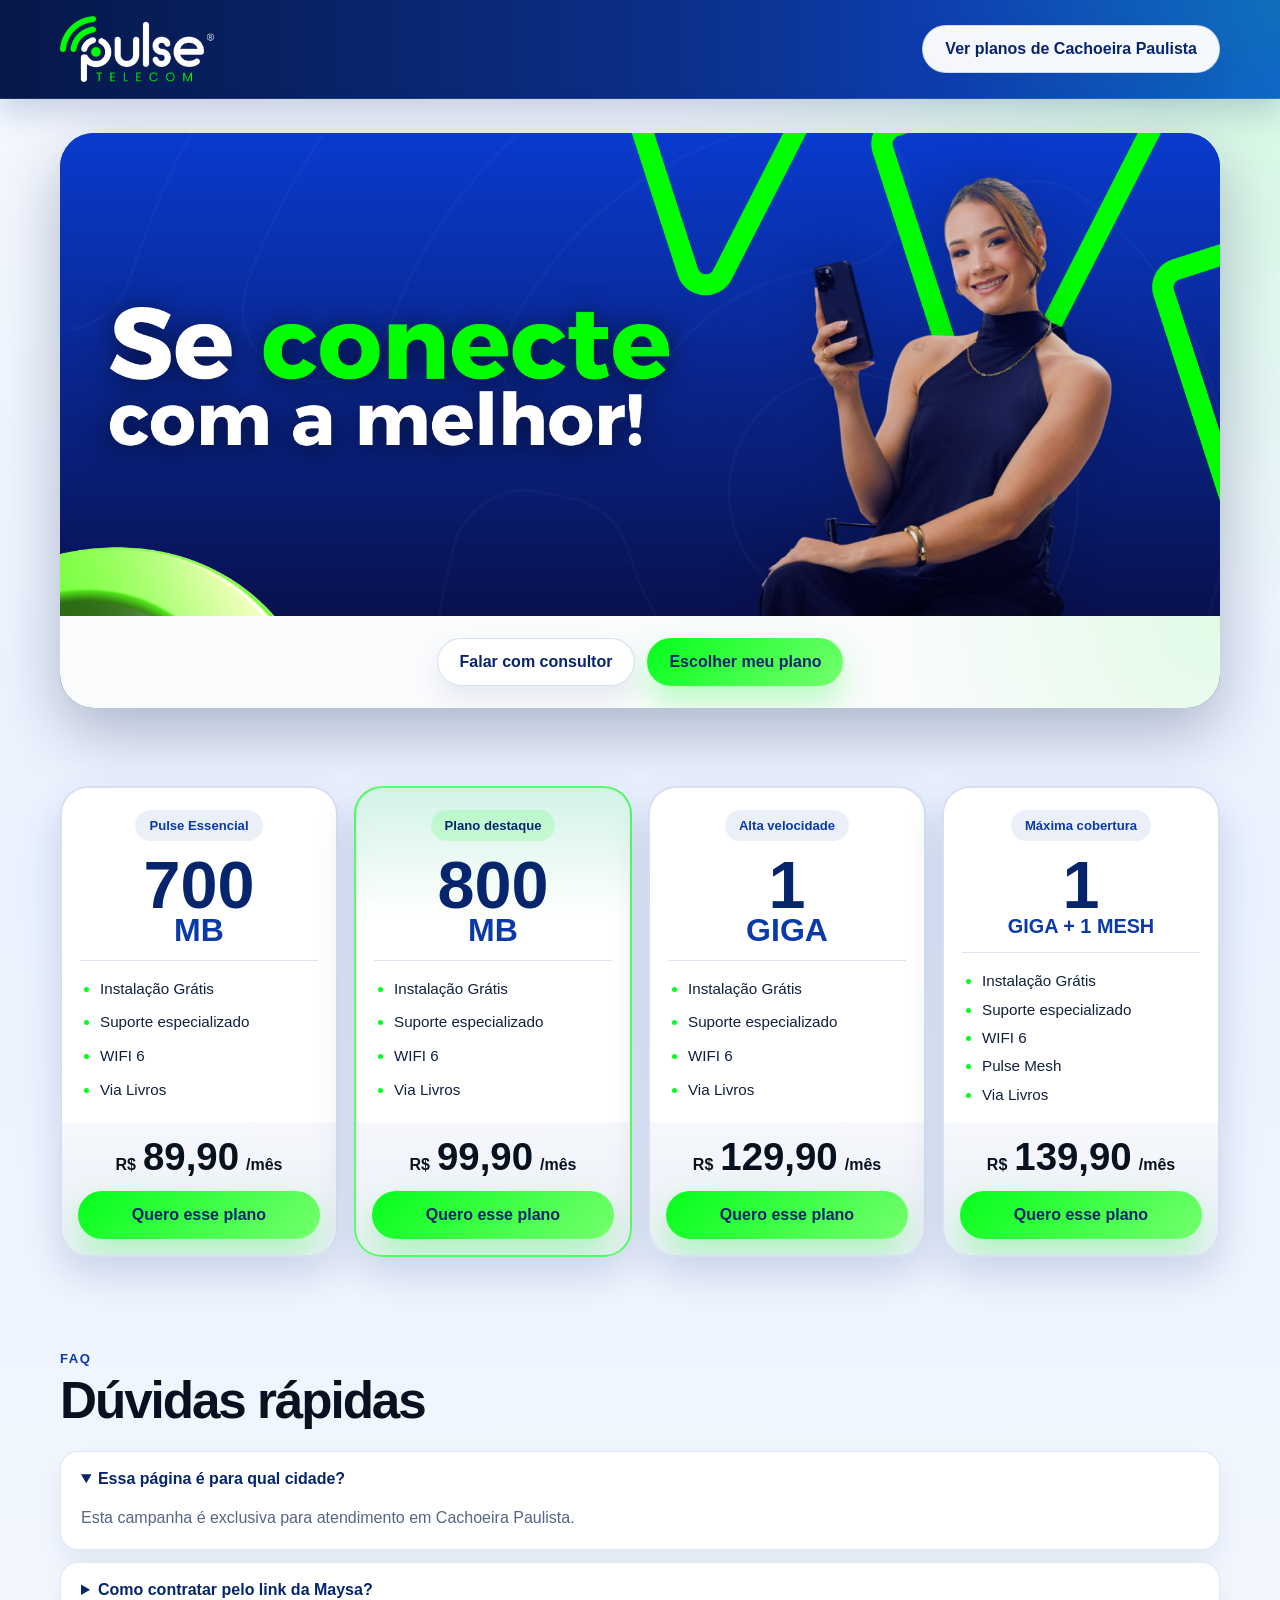
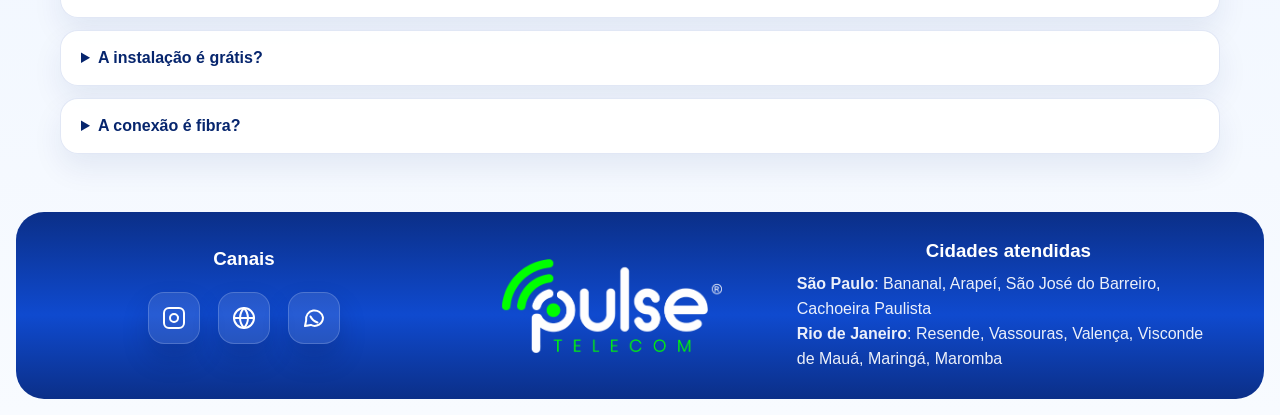
<file: maysa/index.html>
<!DOCTYPE html>
<html lang="pt-BR">
<head>
  <meta charset="utf-8">
  <meta name="viewport" content="width=device-width, initial-scale=1">
  <title>Pulse Telecom + Maysa | Internet fibra em Cachoeira Paulista</title>
  <meta name="description" content="Planos de internet fibra da Pulse Telecom em Cachoeira Paulista indicados por Maysa. Escolha seu plano e fale direto no WhatsApp.">
  <link rel="canonical" href="https://lp.pulsetelecom.net.br/maysa/">
  <meta property="og:locale" content="pt_BR">
  <meta property="og:type" content="website">
  <meta property="og:site_name" content="Pulse Telecom">
  <meta property="og:title" content="Pulse Telecom + Maysa">
  <meta property="og:description" content="Planos de internet fibra em Cachoeira Paulista com atendimento direto pelo WhatsApp.">
  <meta property="og:url" content="https://lp.pulsetelecom.net.br/maysa/">
  <meta property="og:image" content="https://lp.pulsetelecom.net.br/assets/site/icon-pulse-1000.png">
  <link rel="icon" type="image/png" sizes="512x512" href="../assets/site/favicon-512.png">
  <link rel="apple-touch-icon" sizes="180x180" href="../assets/site/apple-touch-icon-180.png">
  <link rel="stylesheet" href="../parceiros/parceiro.css?v=20260817c">
</head>
<body data-partner="Maysa" data-source-prefix="pela Maysa" data-city="Cachoeira Paulista" data-whatsapp="5512988930891">
  <header class="partner-header">
    <div class="container partner-header-row">
      <a class="partner-brand" href="#topo" aria-label="Pulse Telecom">
        <img src="../teste-lp/logo-nova-crop.png" alt="Pulse Telecom">
      </a>
      <a class="button button-secondary" href="#planos">Ver planos de Cachoeira Paulista</a>
    </div>
  </header>

  <main id="topo">
    <section class="partner-hero">
      <div class="container">
        <div class="partner-cover-banner">
          <img class="partner-cover-image" src="/maysa/capa-maysa.png" alt="Campanha Pulse Telecom indicada por Maysa" loading="eager" fetchpriority="high" decoding="async">
          <div class="partner-cover-card">
            <div class="partner-cover-actions">
              <a class="button button-secondary" href="https://wa.me/5512988930891" data-consult-message target="_blank" rel="noopener noreferrer">Falar com consultor</a>
              <a class="button button-primary" href="#planos">Escolher meu plano</a>
            </div>
          </div>
        </div>
      </div>
    </section>

    <section class="plans-section" id="planos">
      <div class="container">
        <h2 class="sr-only">Planos Pulse Telecom em Cachoeira Paulista</h2>

        <div class="plans-grid">
          <article class="plan-card">
            <div class="plan-card-top">
              <span class="plan-badge">Pulse Essencial</span>
              <p class="plan-speed"><strong>700</strong><span>MB</span></p>
            </div>
            <ul class="plan-benefits">
              <li>Instalação Grátis</li>
              <li>Suporte especializado</li>
              <li>WIFI 6</li>
              <li>Via Livros</li>
            </ul>
            <div class="plan-footer">
              <p class="plan-price"><small>R$</small><strong>89,90</strong><span>/mês</span></p>
              <a class="button button-primary plan-button" href="https://wa.me/5512988930891" data-plan-message="700MB" target="_blank" rel="noopener noreferrer">Quero esse plano</a>
            </div>
          </article>

          <article class="plan-card plan-card-featured">
            <div class="plan-card-top">
              <span class="plan-badge">Plano destaque</span>
              <p class="plan-speed"><strong>800</strong><span>MB</span></p>
            </div>
            <ul class="plan-benefits">
              <li>Instalação Grátis</li>
              <li>Suporte especializado</li>
              <li>WIFI 6</li>
              <li>Via Livros</li>
            </ul>
            <div class="plan-footer">
              <p class="plan-price"><small>R$</small><strong>99,90</strong><span>/mês</span></p>
              <a class="button button-primary plan-button" href="https://wa.me/5512988930891" data-plan-message="800MB" target="_blank" rel="noopener noreferrer">Quero esse plano</a>
            </div>
          </article>

          <article class="plan-card">
            <div class="plan-card-top">
              <span class="plan-badge">Alta velocidade</span>
              <p class="plan-speed"><strong>1</strong><span>GIGA</span></p>
            </div>
            <ul class="plan-benefits">
              <li>Instalação Grátis</li>
              <li>Suporte especializado</li>
              <li>WIFI 6</li>
              <li>Via Livros</li>
            </ul>
            <div class="plan-footer">
              <p class="plan-price"><small>R$</small><strong>129,90</strong><span>/mês</span></p>
              <a class="button button-primary plan-button" href="https://wa.me/5512988930891" data-plan-message="1 GIGA" target="_blank" rel="noopener noreferrer">Quero esse plano</a>
            </div>
          </article>

          <article class="plan-card">
            <div class="plan-card-top">
              <span class="plan-badge">Máxima cobertura</span>
              <p class="plan-speed"><strong>1</strong><span class="plan-speed-extra">GIGA + 1 Mesh</span></p>
            </div>
            <ul class="plan-benefits">
              <li>Instalação Grátis</li>
              <li>Suporte especializado</li>
              <li>WIFI 6</li>
              <li>Pulse Mesh</li>
              <li>Via Livros</li>
            </ul>
            <div class="plan-footer">
              <p class="plan-price"><small>R$</small><strong>139,90</strong><span>/mês</span></p>
              <a class="button button-primary plan-button" href="https://wa.me/5512988930891" data-plan-message="1 GIGA + 1 Mesh" target="_blank" rel="noopener noreferrer">Quero esse plano</a>
            </div>
          </article>
        </div>
      </div>
    </section>

    <section class="faq-section" id="faq">
      <div class="container">
        <div class="section-heading">
          <p class="section-kicker">FAQ</p>
          <h2>Dúvidas rápidas</h2>
        </div>
        <div class="faq-list">
          <details open>
            <summary>Essa página é para qual cidade?</summary>
            <p>Esta campanha é exclusiva para atendimento em Cachoeira Paulista.</p>
          </details>
          <details>
            <summary>Como contratar pelo link da Maysa?</summary>
            <p>Escolha o plano e clique em “Quero esse plano”. A mensagem enviada ao WhatsApp já informa que você veio pela Maysa.</p>
          </details>
          <details>
            <summary>A instalação é grátis?</summary>
            <p>Sim. Consulte a cobertura do seu endereço com a equipe para confirmar disponibilidade e agendamento.</p>
          </details>
          <details>
            <summary>A conexão é fibra?</summary>
            <p>Sim. A conexão da Pulse é 100% fibra óptica.</p>
          </details>
        </div>
      </div>
    </section>
  </main>

  <footer class="site-footer partner-footer">
    <div class="container footer-grid">
      <div>
        <h3>Canais</h3>
        <ul class="footer-links footer-links-icons">
          <li><a href="https://www.instagram.com/pulse_telecom_/" target="_blank" rel="noopener noreferrer" aria-label="Instagram"><span class="footer-link-icon footer-link-instagram" aria-hidden="true"></span></a></li>
          <li><a href="https://pulsetelecom.net.br" target="_blank" rel="noopener noreferrer" aria-label="Site institucional"><span class="footer-link-icon footer-link-site" aria-hidden="true"></span></a></li>
          <li><a href="https://wa.me/5512988930891" data-consult-message target="_blank" rel="noopener noreferrer" aria-label="WhatsApp"><span class="footer-link-icon footer-link-whatsapp" aria-hidden="true"></span></a></li>
        </ul>
      </div>

      <div>
        <img
          class="footer-logo"
          src="../teste-lp/logo-nova-crop.png"
          alt="Pulse Telecom"
        >
      </div>

      <div>
        <h3>Cidades atendidas</h3>
        <p>
          <strong>São Paulo</strong>: Bananal, Arapeí, São José do Barreiro, Cachoeira Paulista
          <br>
          <strong>Rio de Janeiro</strong>: Resende, Vassouras, Valença, Visconde de Mauá, Maringá, Maromba
        </p>
      </div>
    </div>
  </footer>

  <script src="../parceiros/parceiro.js?v=20260817b" defer></script>
</body>
</html>
</file>
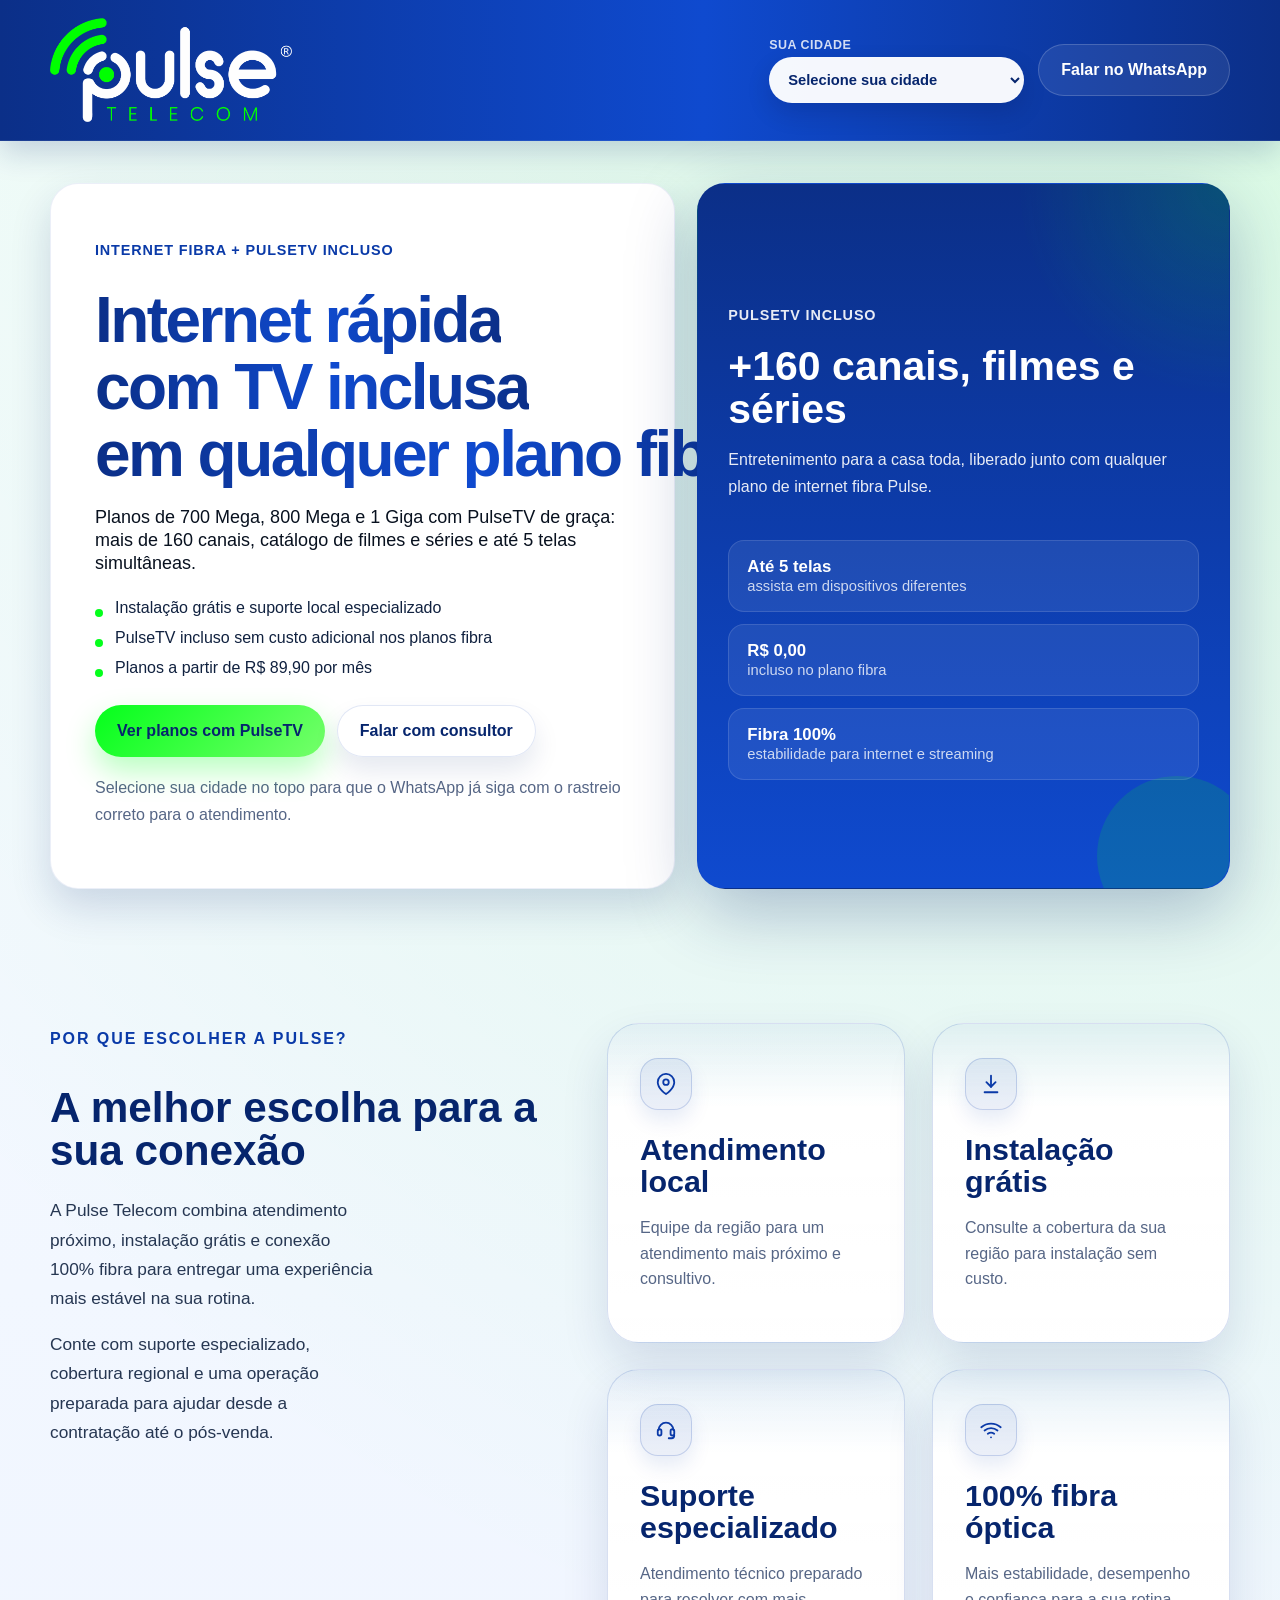
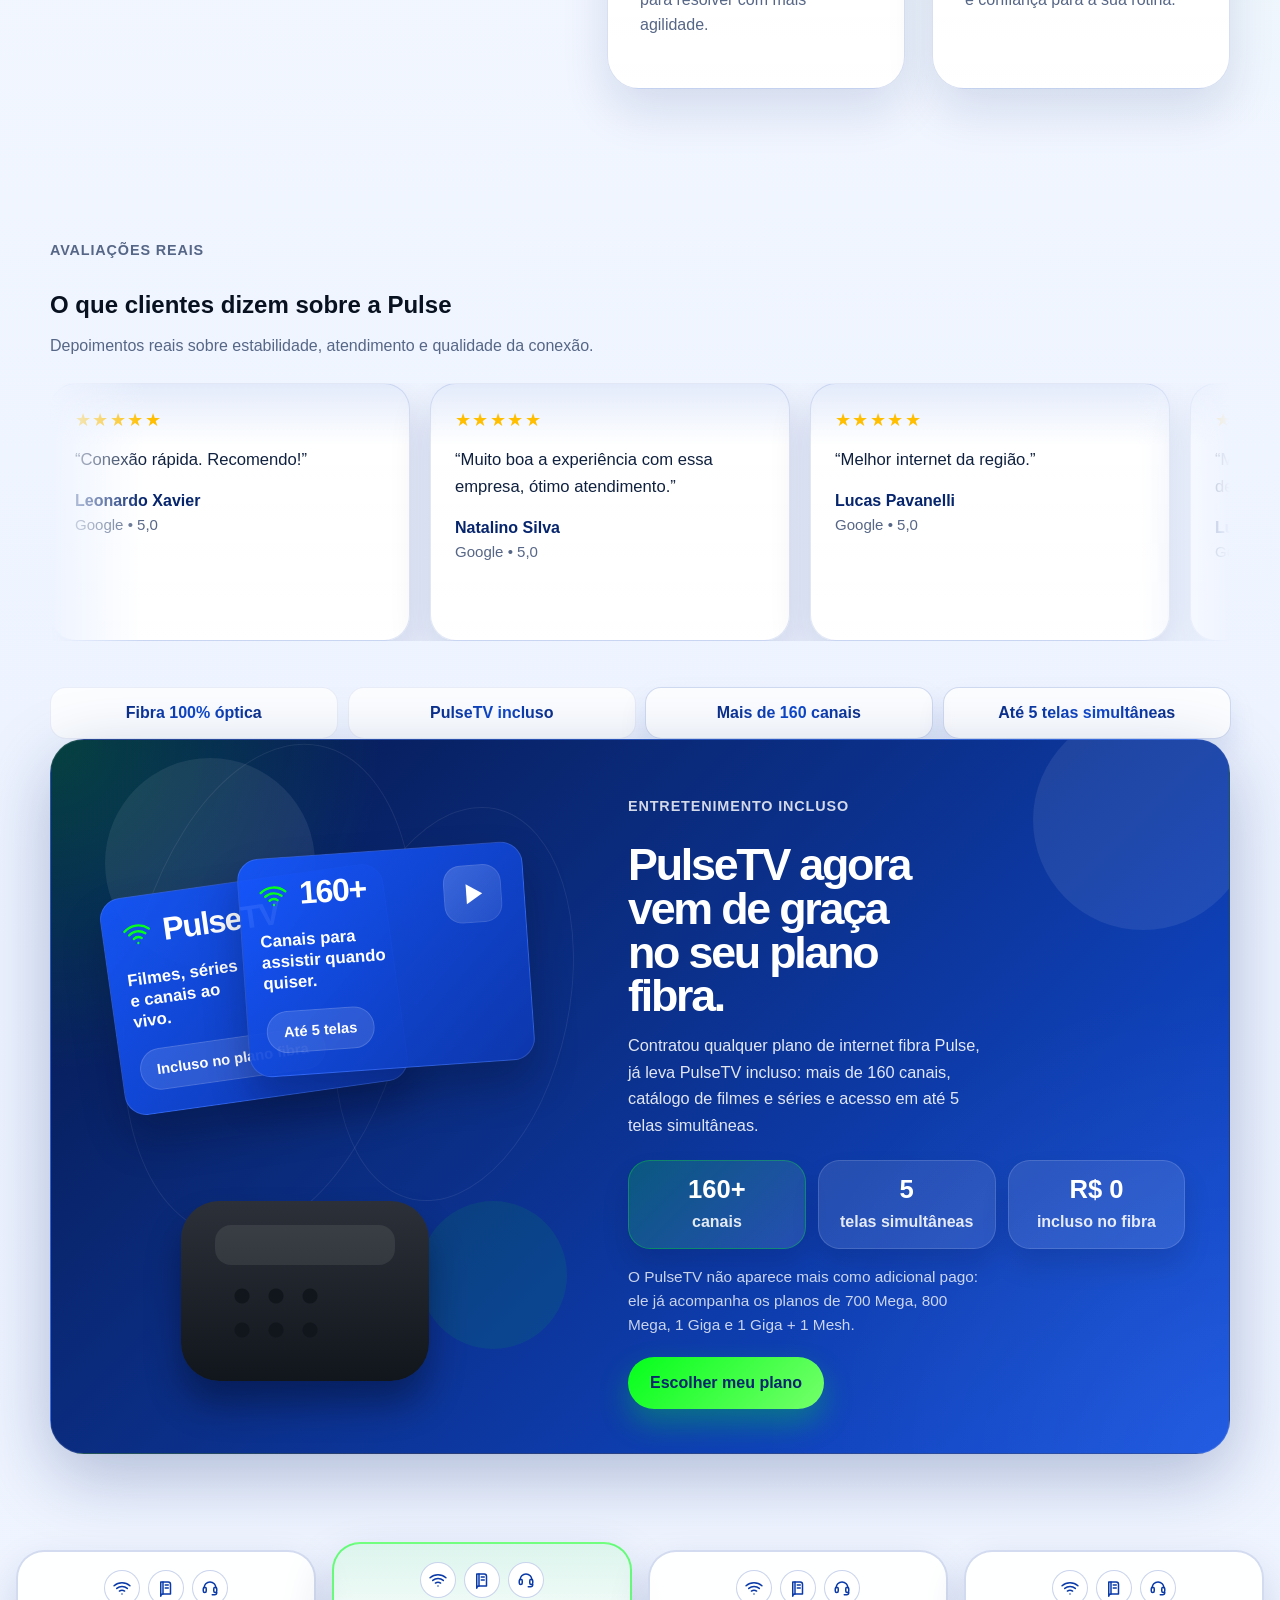
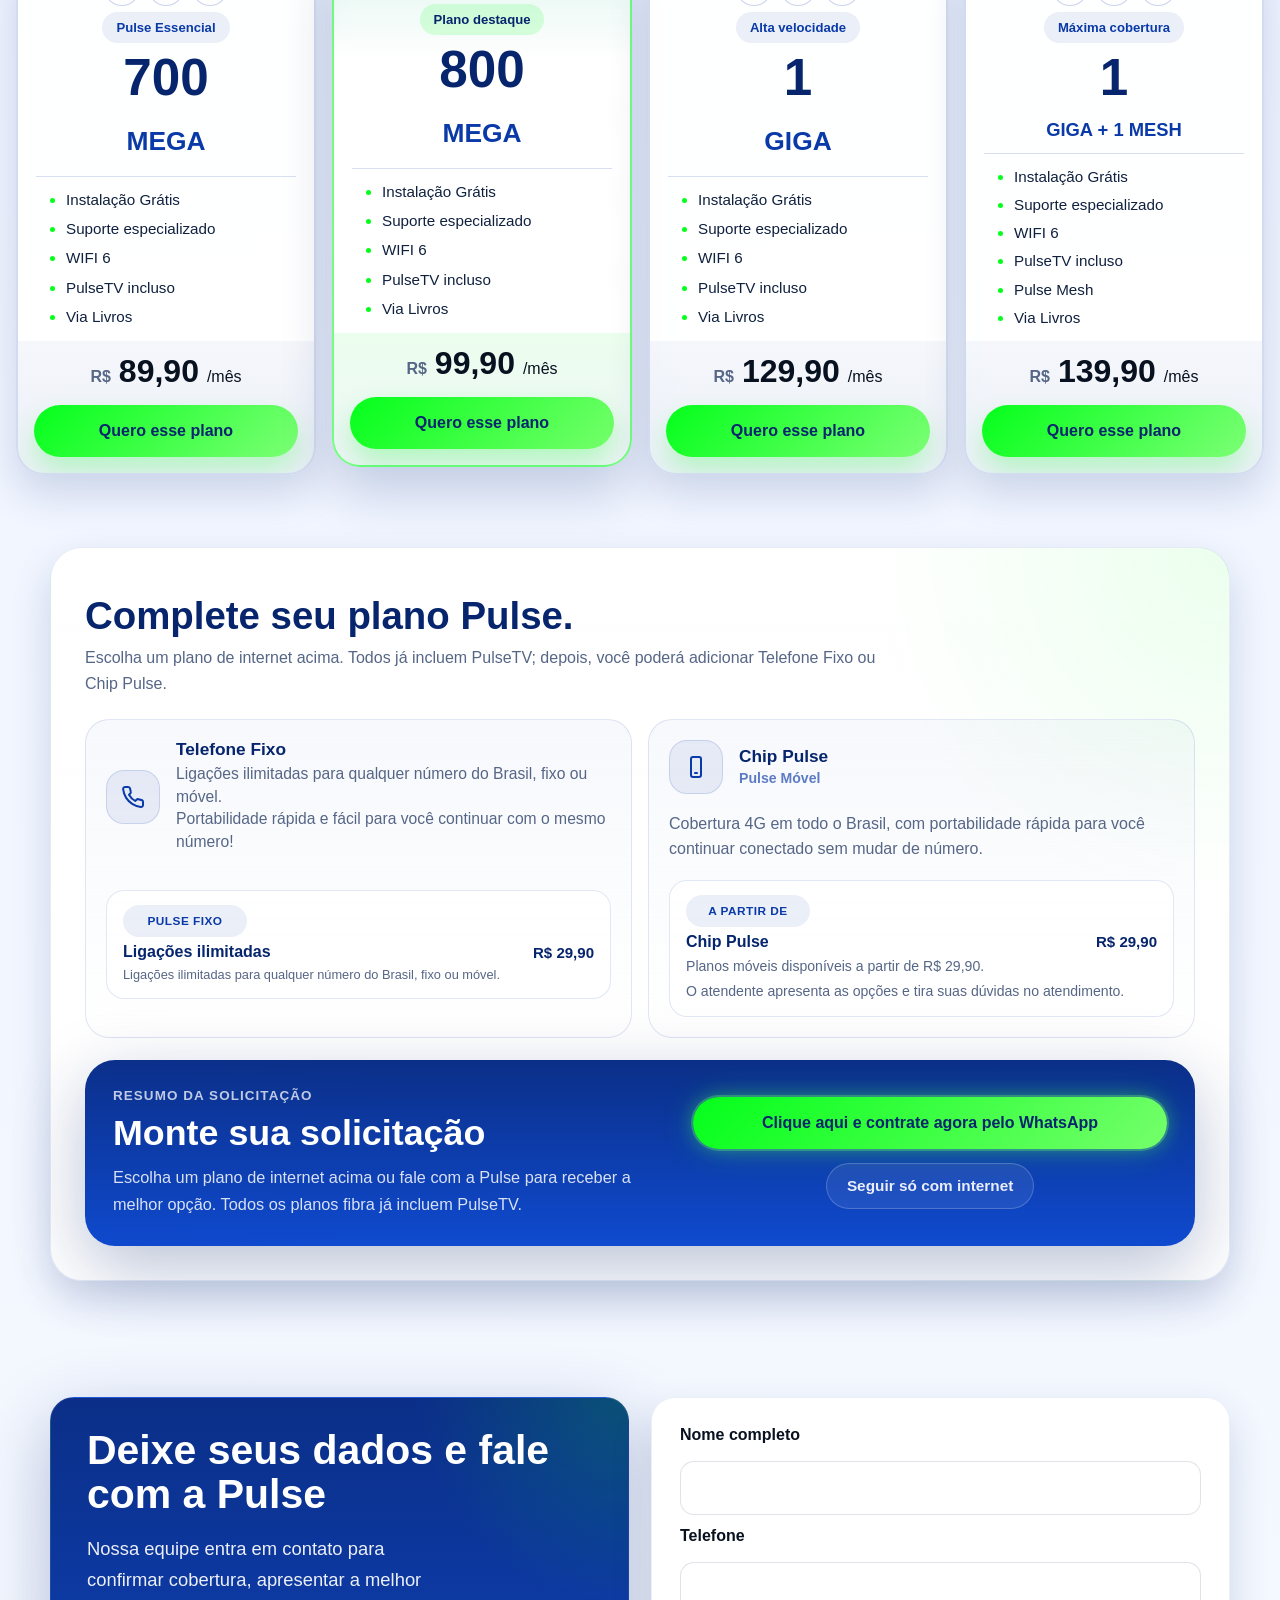
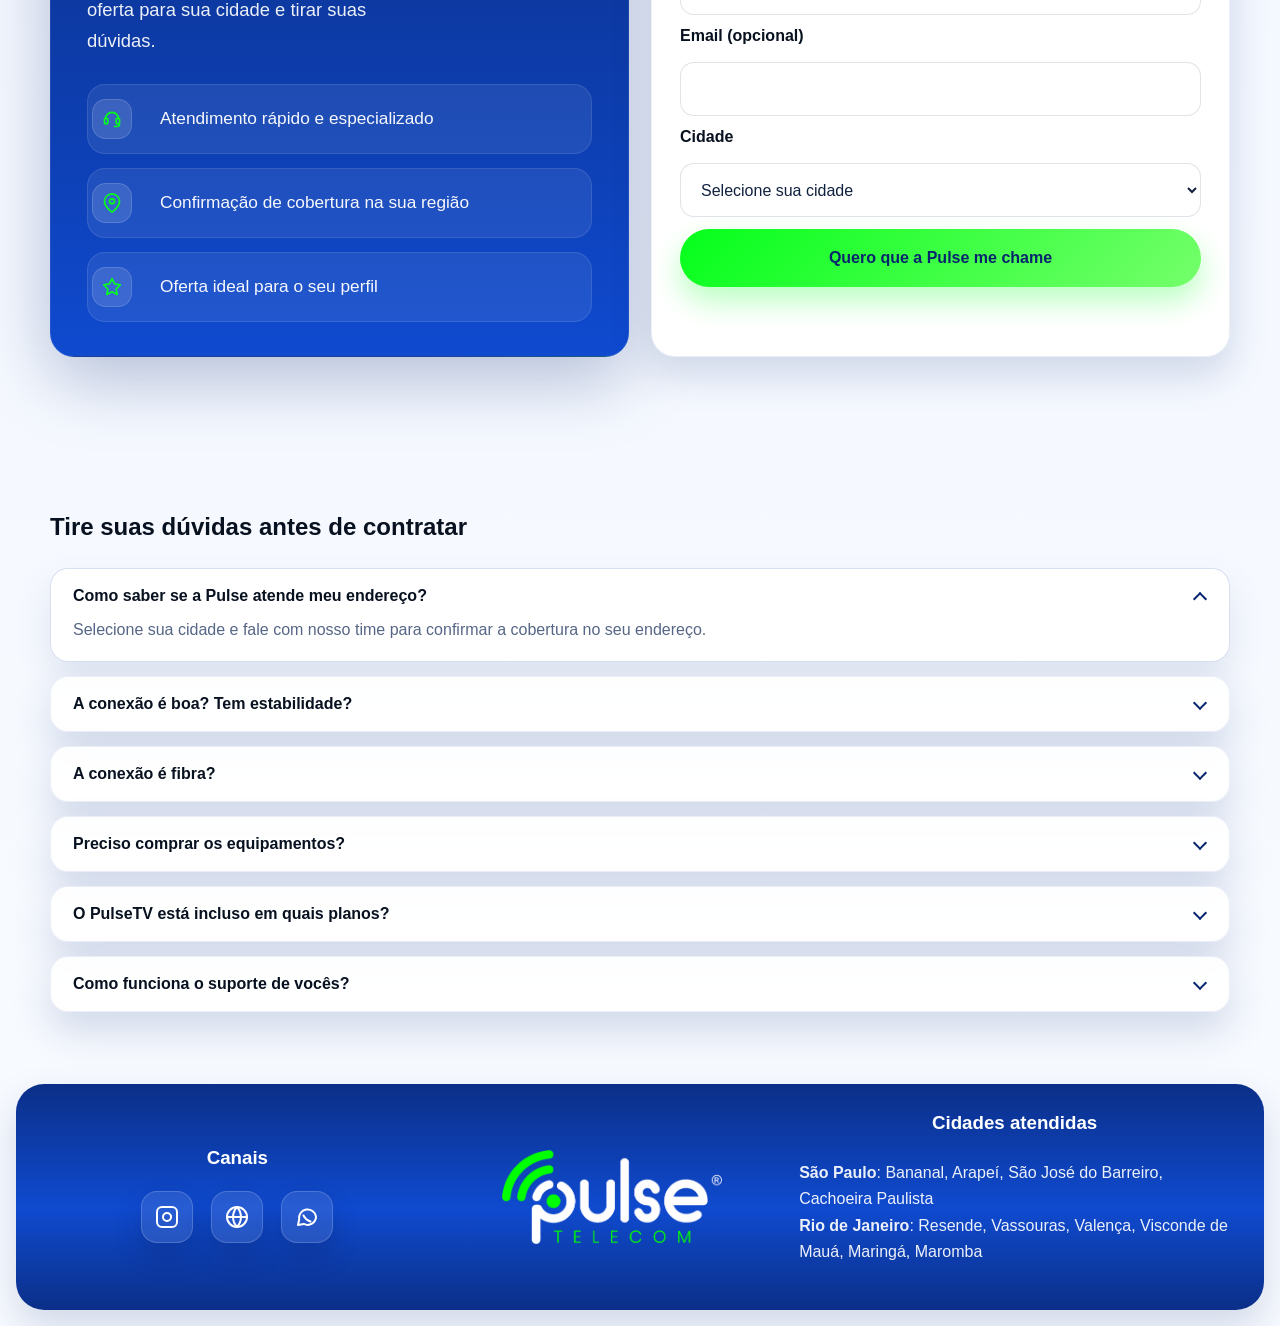
<file: index-teste.html>
<!DOCTYPE html>
<html lang="pt-BR">
<head>
  <meta charset="utf-8">
  <meta name="viewport" content="width=device-width, initial-scale=1">
  <title>Pulse Telecom | Internet fibra com PulseTV incluso</title>
  <meta
    name="description"
    content="Internet 100% fibra da Pulse Telecom com PulseTV incluso em todos os planos fibra, instalação grátis, atendimento próximo e planos a partir de R$ 89,90."
  >
  <link rel="canonical" href="https://lp.pulsetelecom.net.br/">
  <meta property="og:locale" content="pt_BR">
  <meta property="og:type" content="website">
  <meta property="og:site_name" content="Pulse Telecom">
  <meta property="og:title" content="Pulse Telecom | Internet fibra com PulseTV incluso">
  <meta
    property="og:description"
    content="Internet 100% fibra da Pulse Telecom com PulseTV incluso em todos os planos fibra, instalação grátis e planos a partir de R$ 89,90."
  >
  <meta property="og:url" content="https://lp.pulsetelecom.net.br/">
  <meta
    property="og:image"
    content="https://lp.pulsetelecom.net.br/assets/site/icon-pulse-1000.png"
  >
  <meta
    property="og:image:secure_url"
    content="https://lp.pulsetelecom.net.br/assets/site/icon-pulse-1000.png"
  >
  <meta property="og:image:width" content="1000">
  <meta property="og:image:height" content="1000">
  <meta name="twitter:card" content="summary_large_image">
  <meta name="twitter:title" content="Pulse Telecom | Internet fibra com PulseTV incluso">
  <meta
    name="twitter:description"
    content="Internet 100% fibra da Pulse Telecom com PulseTV incluso em todos os planos fibra, instalação grátis e planos a partir de R$ 89,90."
  >
  <meta
    name="twitter:image"
    content="https://lp.pulsetelecom.net.br/assets/site/icon-pulse-1000.png"
  >
  <link
    rel="icon"
    type="image/png"
    sizes="512x512"
    href="./assets/site/favicon-512.png"
  >
  <link rel="apple-touch-icon" sizes="180x180" href="./assets/site/apple-touch-icon-180.png">
  <link rel="stylesheet" href="./teste-lp/styles-teste.css?v=20261013a">
</head>
<body id="topo-lp">
  <header class="site-header">
    <div class="container header-row">
      <a class="brand" href="#topo-lp">
        <img
          src="./teste-lp/logo-nova-crop.png"
          alt="Pulse Telecom"
        >
      </a>

      <div class="header-actions">
        <div class="selected-city-pill" id="selectedCityPill" hidden aria-live="polite">
          <span class="selected-city-label">Cidade selecionada</span>
          <strong id="selectedCityName"></strong>
          <button class="selected-city-action" id="changeCityButton" type="button">Trocar</button>
        </div>
        <!-- Seletor de cidade no topo para orientar headline, oferta e CTAs -->
        <label class="city-picker">
          <span>Sua cidade</span>
          <select id="citySelectorTop" aria-label="Selecione sua cidade">
            <option value="">Selecione sua cidade</option>
            <option value="Bananal - SP">Bananal - SP</option>
            <option value="Arapeí - SP">Arapeí - SP</option>
            <option value="São José do Barreiro - SP">São José do Barreiro - SP</option>
            <option value="Cachoeira Paulista">Cachoeira Paulista</option>
            <option value="Vassouras">Vassouras</option>
            <option value="Valença - RJ">Valença - RJ</option>
            <option value="Resende">Resende</option>
            <option value="Visconde de Mauá - RJ">Visconde de Mauá - RJ</option>
            <option value="Maringá - RJ">Maringá - RJ</option>
            <option value="Maromba - RJ">Maromba - RJ</option>
          </select>
        </label>

        <a
          id="headerWhatsappCta"
          class="button button-secondary"
          href="https://wa.me/551231165043"
          target="_blank"
          rel="noopener noreferrer"
        >
          Falar no WhatsApp
        </a>
      </div>
    </div>
  </header>

  <main>
    <section class="hero-section hero-section-pulsetv" id="inicio">
      <div class="container hero-grid hero-tv-grid">
        <div class="hero-copy hero-tv-copy">
          <div class="hero-copy-inner">
            <p class="eyebrow">Internet fibra + PulseTV incluso</p>
            <h1 class="hero-title-static">
              <span class="hero-title-line">Internet rápida</span>
              <span class="hero-title-line">com TV inclusa</span>
              <span class="hero-title-line hero-title-accent">em qualquer plano fibra.</span>
            </h1>
            <p class="hero-subtitle-strong">
              Planos de 700 Mega, 800 Mega e 1 Giga com PulseTV de graça: mais de 160 canais,
              catálogo de filmes e séries e até 5 telas simultâneas.
            </p>

            <ul class="hero-points">
              <li>Instalação grátis e suporte local especializado</li>
              <li>PulseTV incluso sem custo adicional nos planos fibra</li>
              <li>Planos a partir de R$ 89,90 por mês</li>
            </ul>

            <div class="cta-group">
              <a class="button button-primary" href="#planos">Ver planos com PulseTV</a>
              <a
                id="heroPrimaryCta"
                class="button button-secondary"
                href="https://wa.me/551231165043"
                target="_blank"
                rel="noopener noreferrer"
              >
                Falar com consultor
              </a>
            </div>

            <p class="hero-note">
              Selecione sua cidade no topo para que o WhatsApp já siga com o rastreio correto para o atendimento.
            </p>
          </div>
        </div>

        <aside class="offer-card hero-tv-offer" aria-label="Destaques do PulseTV">
          <p class="offer-label">PulseTV incluso</p>
          <strong class="offer-title">+160 canais, filmes e séries</strong>
          <p class="offer-description">
            Entretenimento para a casa toda, liberado junto com qualquer plano de internet fibra Pulse.
          </p>
          <div class="offer-highlights">
            <div class="mini-stat">
              <span class="mini-stat-value">Até 5 telas</span>
              <span class="mini-stat-label">assista em dispositivos diferentes</span>
            </div>
            <div class="mini-stat">
              <span class="mini-stat-value">R$ 0,00</span>
              <span class="mini-stat-label">incluso no plano fibra</span>
            </div>
            <div class="mini-stat">
              <span class="mini-stat-value">Fibra 100%</span>
              <span class="mini-stat-label">estabilidade para internet e streaming</span>
            </div>
          </div>
        </aside>
      </div>
    </section>

    <section class="proof-section">
      <div class="container proof-grid">
        <div class="proof-copy">
          <p class="section-kicker">Por que escolher a Pulse?</p>
          <h2>A melhor escolha para a sua conexão</h2>
          <p>
            A Pulse Telecom combina atendimento próximo, instalação grátis e conexão 100% fibra para entregar uma experiência mais estável na sua rotina.
          </p>
          <p>
            Conte com suporte especializado, cobertura regional e uma operação preparada para ajudar desde a contratação até o pós-venda.
          </p>
        </div>

        <div class="proof-cards">
          <article class="proof-card">
            <span class="proof-icon proof-icon-local" aria-hidden="true"></span>
            <h3>Atendimento local</h3>
            <p>Equipe da região para um atendimento mais próximo e consultivo.</p>
          </article>
          <article class="proof-card">
            <span class="proof-icon proof-icon-install" aria-hidden="true"></span>
            <h3>Instalação grátis</h3>
            <p>Consulte a cobertura da sua região para instalação sem custo.</p>
          </article>
          <article class="proof-card">
            <span class="proof-icon proof-icon-support" aria-hidden="true"></span>
            <h3>Suporte especializado</h3>
            <p>Atendimento técnico preparado para resolver com mais agilidade.</p>
          </article>
          <article class="proof-card">
            <span class="proof-icon proof-icon-fiber" aria-hidden="true"></span>
            <h3>100% fibra óptica</h3>
            <p>Mais estabilidade, desempenho e confiança para a sua rotina.</p>
          </article>
        </div>
      </div>
    </section>

    <section class="reviews-section" id="avaliacoes">
      <div class="container">
        <div class="section-heading reviews-heading">
          <p class="section-kicker">Avaliações reais</p>
          <h2>O que clientes dizem sobre a Pulse</h2>
          <p>Depoimentos reais sobre estabilidade, atendimento e qualidade da conexão.</p>
        </div>

        <div class="reviews-carousel">
          <div class="reviews-track">
            <article class="review-card">
              <p class="review-stars">★★★★★</p>
              <p class="review-text">“Conexão rápida. Recomendo!”</p>
              <p class="review-author">Leonardo Xavier</p>
              <p class="review-meta">Google • 5,0</p>
            </article>

            <article class="review-card">
              <p class="review-stars">★★★★★</p>
              <p class="review-text">“Muito boa a experiência com essa empresa, ótimo atendimento.”</p>
              <p class="review-author">Natalino Silva</p>
              <p class="review-meta">Google • 5,0</p>
            </article>

            <article class="review-card">
              <p class="review-stars">★★★★★</p>
              <p class="review-text">“Melhor internet da região.”</p>
              <p class="review-author">Lucas Pavanelli</p>
              <p class="review-meta">Google • 5,0</p>
            </article>

            <article class="review-card">
              <p class="review-stars">★★★★★</p>
              <p class="review-text">“Melhor internet que já usei! Recomendo demais.”</p>
              <p class="review-author">Luana Tavares Gesualdi Chaves</p>
              <p class="review-meta">Google • 5,0</p>
            </article>

            <article class="review-card">
              <p class="review-stars">★★★★★</p>
              <p class="review-text">“Melhor internet da região, suporte rápido e preciso.”</p>
              <p class="review-author">Vitória Romão Silva</p>
              <p class="review-meta">Google • 5,0</p>
            </article>

            <article class="review-card review-card-featured">
              <p class="review-stars">★★★★★</p>
              <p class="review-text">“A melhor internet de Vassouras. Qualidade e bom atendimento. Sem contar que quando ocorre problemas eles resolvem o quanto antes. TOP!”</p>
              <p class="review-author">KIM DJ</p>
              <p class="review-meta">Google • 5,0</p>
            </article>

            <article class="review-card">
              <p class="review-stars">★★★★★</p>
              <p class="review-text">“Só não é mais rápida que a velocidade da luz. Melhor internet da região, recomendo!”</p>
              <p class="review-author">Juscelino Campos</p>
              <p class="review-meta">Google • 5,0</p>
            </article>

            <article class="review-card">
              <p class="review-stars">★★★★★</p>
              <p class="review-text">“Conexão rápida. Recomendo!”</p>
              <p class="review-author">Leonardo Xavier</p>
              <p class="review-meta">Google • 5,0</p>
            </article>

            <article class="review-card">
              <p class="review-stars">★★★★★</p>
              <p class="review-text">“Muito boa a experiência com essa empresa, ótimo atendimento.”</p>
              <p class="review-author">Natalino Silva</p>
              <p class="review-meta">Google • 5,0</p>
            </article>

            <article class="review-card">
              <p class="review-stars">★★★★★</p>
              <p class="review-text">“Melhor internet da região.”</p>
              <p class="review-author">Lucas Pavanelli</p>
              <p class="review-meta">Google • 5,0</p>
            </article>

            <article class="review-card">
              <p class="review-stars">★★★★★</p>
              <p class="review-text">“Melhor internet que já usei! Recomendo demais.”</p>
              <p class="review-author">Luana Tavares Gesualdi Chaves</p>
              <p class="review-meta">Google • 5,0</p>
            </article>

            <article class="review-card">
              <p class="review-stars">★★★★★</p>
              <p class="review-text">“Melhor internet da região, suporte rápido e preciso.”</p>
              <p class="review-author">Vitória Romão Silva</p>
              <p class="review-meta">Google • 5,0</p>
            </article>

            <article class="review-card review-card-featured">
              <p class="review-stars">★★★★★</p>
              <p class="review-text">“A melhor internet de Vassouras. Qualidade e bom atendimento. Sem contar que quando ocorre problemas eles resolvem o quanto antes. TOP!”</p>
              <p class="review-author">KIM DJ</p>
              <p class="review-meta">Google • 5,0</p>
            </article>

            <article class="review-card">
              <p class="review-stars">★★★★★</p>
              <p class="review-text">“Só não é mais rápida que a velocidade da luz. Melhor internet da região, recomendo!”</p>
              <p class="review-author">Juscelino Campos</p>
              <p class="review-meta">Google • 5,0</p>
            </article>
          </div>
        </div>
      </div>
    </section>

    <section class="trust-strip">
      <div class="container trust-strip-grid">
        <div><span>Fibra 100% óptica</span></div>
        <div><span>PulseTV incluso</span></div>
        <div class="trust-strip-highlight"><span>Mais de 160 canais</span></div>
        <div class="trust-strip-highlight"><span>Até 5 telas simultâneas</span></div>
      </div>
    </section>

    <section class="pulsewatch-section" id="pulsetv">
      <div class="container">
        <div class="pulsewatch-shell">
          <div class="pulsewatch-visual" aria-hidden="true">
            <span class="pulsewatch-visual-blob pulsewatch-visual-blob-a"></span>
            <span class="pulsewatch-visual-blob pulsewatch-visual-blob-b"></span>
            <span class="pulsewatch-visual-wave pulsewatch-visual-wave-a"></span>
            <span class="pulsewatch-visual-wave pulsewatch-visual-wave-b"></span>

            <div class="pulsewatch-card pulsewatch-card-back">
              <div class="pulsewatch-card-brand">
                <span class="pulsewatch-card-signal"></span>
                <span class="pulsewatch-card-logo">PulseTV</span>
              </div>
              <p class="pulsewatch-card-copy">Filmes, séries e canais ao vivo.</p>
              <span class="pulsewatch-card-tag">Incluso no plano fibra</span>
            </div>

            <div class="pulsewatch-card pulsewatch-card-front">
              <span class="pulsewatch-card-play"></span>
              <div class="pulsewatch-card-brand">
                <span class="pulsewatch-card-signal"></span>
                <span class="pulsewatch-card-logo">160+</span>
              </div>
              <p class="pulsewatch-card-copy pulsewatch-card-copy-highlight">Canais para assistir quando quiser.</p>
              <span class="pulsewatch-card-tag">Até 5 telas</span>
            </div>

            <div class="pulsewatch-remote-device"></div>
          </div>

          <div class="pulsewatch-copy">
            <p class="section-kicker">Entretenimento incluso</p>
            <h2>PulseTV agora vem de graça no seu plano fibra.</h2>
            <p class="pulsewatch-description">
              Contratou qualquer plano de internet fibra Pulse, já leva PulseTV incluso:
              mais de 160 canais, catálogo de filmes e séries e acesso em até 5 telas simultâneas.
            </p>

            <div class="pulsewatch-stats">
              <div class="pulsewatch-stat pulsewatch-stat-highlight">
                <strong>160+</strong>
                <span>canais</span>
              </div>
              <div class="pulsewatch-stat">
                <strong>5</strong>
                <span>telas simultâneas</span>
              </div>
              <div class="pulsewatch-stat">
                <strong>R$ 0</strong>
                <span>incluso no fibra</span>
              </div>
            </div>

            <p class="pulsewatch-note">
              O PulseTV não aparece mais como adicional pago: ele já acompanha os planos de 700 Mega,
              800 Mega, 1 Giga e 1 Giga + 1 Mesh.
            </p>

            <div class="pulsewatch-actions">
              <a class="button button-primary" href="#planos">Escolher meu plano</a>
            </div>
          </div>
        </div>
      </div>
    </section>

    <!-- Planos reorganizados para leitura comercial mais direta -->
    <section class="plans-section" id="planos">
      <div class="container">
        <div class="plans-grid">
          <article class="plan-card" data-plan-card="700 Mega">
            <div class="plan-card-top">
              <div class="plan-icons" aria-hidden="true">
                <span class="plan-icon plan-icon-fiber"></span>
                <span class="plan-icon plan-icon-install"></span>
                <span class="plan-icon plan-icon-support"></span>
              </div>
              <span class="plan-badge">Pulse Essencial</span>
              <p class="plan-speed">
                <strong>700</strong>
                <span>Mega</span>
              </p>
            </div>

            <div class="plan-divider"></div>

            <ul class="plan-benefits">
              <li>Instalação Grátis</li>
              <li>Suporte especializado</li>
              <li>WIFI 6</li>
              <li>PulseTV incluso</li>
              <li>Via Livros</li>
            </ul>

            <div class="plan-footer">
              <p class="plan-price-row">
                <span class="plan-currency">R$</span>
                <strong class="plan-price-value">89,90</strong>
                <span class="plan-price-period">/mês</span>
              </p>
              <a
                class="button button-plan js-plan-whatsapp"
                data-plan="700 Mega"
                href="https://wa.me/551231165043"
                target="_blank"
                rel="noopener noreferrer"
              >
                Quero esse plano
              </a>
            </div>
          </article>

          <article class="plan-card plan-card-featured" data-plan-card="800 Mega">
            <div class="plan-card-top">
              <div class="plan-icons" aria-hidden="true">
                <span class="plan-icon plan-icon-fiber"></span>
                <span class="plan-icon plan-icon-install"></span>
                <span class="plan-icon plan-icon-support"></span>
              </div>
              <span class="plan-badge">Plano destaque</span>
              <p class="plan-speed">
                <strong>800</strong>
                <span>Mega</span>
              </p>
            </div>

            <div class="plan-divider"></div>

            <ul class="plan-benefits">
              <li>Instalação Grátis</li>
              <li>Suporte especializado</li>
              <li>WIFI 6</li>
              <li>PulseTV incluso</li>
              <li>Via Livros</li>
            </ul>

            <div class="plan-footer">
              <p class="plan-price-row">
                <span class="plan-currency">R$</span>
                <strong class="plan-price-value">99,90</strong>
                <span class="plan-price-period">/mês</span>
              </p>
              <a
                class="button button-primary js-plan-whatsapp"
                data-plan="800 Mega"
                href="https://wa.me/551231165043"
                target="_blank"
                rel="noopener noreferrer"
              >
                Quero esse plano
              </a>
            </div>
          </article>

          <article class="plan-card" data-plan-card="1 Giga">
            <div class="plan-card-top">
              <div class="plan-icons" aria-hidden="true">
                <span class="plan-icon plan-icon-fiber"></span>
                <span class="plan-icon plan-icon-install"></span>
                <span class="plan-icon plan-icon-support"></span>
              </div>
              <span class="plan-badge">Alta velocidade</span>
              <p class="plan-speed">
                <strong>1</strong>
                <span>Giga</span>
              </p>
            </div>

            <div class="plan-divider"></div>

            <ul class="plan-benefits">
              <li>Instalação Grátis</li>
              <li>Suporte especializado</li>
              <li>WIFI 6</li>
              <li>PulseTV incluso</li>
              <li>Via Livros</li>
            </ul>

            <div class="plan-footer">
              <p class="plan-price-row">
                <span class="plan-currency">R$</span>
                <strong class="plan-price-value">129,90</strong>
                <span class="plan-price-period">/mês</span>
              </p>
              <a
                class="button button-plan js-plan-whatsapp"
                data-plan="1 Giga"
                href="https://wa.me/551231165043"
                target="_blank"
                rel="noopener noreferrer"
              >
                Quero esse plano
              </a>
            </div>
          </article>

          <article class="plan-card" data-plan-card="1 Giga + 1 Mesh">
            <div class="plan-card-top">
              <div class="plan-icons" aria-hidden="true">
                <span class="plan-icon plan-icon-fiber"></span>
                <span class="plan-icon plan-icon-install"></span>
                <span class="plan-icon plan-icon-support"></span>
              </div>
              <span class="plan-badge">Máxima cobertura</span>
              <p class="plan-speed">
                <strong>1</strong>
                <span class="plan-speed-extra">Giga + 1 Mesh</span>
              </p>
            </div>

            <div class="plan-divider"></div>

            <ul class="plan-benefits">
              <li>Instalação Grátis</li>
              <li>Suporte especializado</li>
              <li>WIFI 6</li>
              <li>PulseTV incluso</li>
              <li>Pulse Mesh</li>
              <li>Via Livros</li>
            </ul>

            <div class="plan-footer">
              <p class="plan-price-row">
                <span class="plan-currency">R$</span>
                <strong class="plan-price-value">139,90</strong>
                <span class="plan-price-period">/mês</span>
              </p>
              <a
                class="button button-plan js-plan-whatsapp"
                data-plan="1 Giga + 1 Mesh"
                href="https://wa.me/551231165043"
                target="_blank"
                rel="noopener noreferrer"
              >
                Quero esse plano
              </a>
            </div>
          </article>
        </div>
      </div>
    </section>

    <section class="plan-builder-section" id="etapa-combo">
      <div class="container">
        <div class="plan-builder-shell">
          <div class="plan-builder-heading">
            <h2>Complete seu plano Pulse.</h2>
            <p id="planBuilderSelectedPlan">
              Você escolheu um plano com PulseTV incluso. Agora selecione, se quiser, telefone fixo ou Chip Pulse antes de seguir para o WhatsApp.
            </p>
          </div>

          <div class="plan-builder-grid" role="group" aria-label="Opções adicionais">
            <button class="plan-builder-option" type="button" data-addon="fixed" aria-pressed="false">
              <span class="plan-builder-option-head">
                <span class="plan-builder-option-icon plan-builder-icon-phone" aria-hidden="true"></span>
                <span class="plan-builder-option-copy">
                  <span class="plan-builder-option-label">Telefone Fixo</span>
                  <span class="fixed-plan-copy">Ligações ilimitadas para qualquer número do Brasil, fixo ou móvel.<br>Portabilidade rápida e fácil para você continuar com o mesmo número!</span>
                </span>
              </span>
              <span class="fixed-plan-featured">
                <span class="mobile-plan-featured-badge">Pulse Fixo</span>
                <span class="mobile-plan-option-top">
                  <strong>Ligações ilimitadas</strong>
                  <span>R$ 29,90</span>
                </span>
                <span class="pulsewatch-option-detail">Ligações ilimitadas para qualquer número do Brasil, fixo ou móvel.</span>
              </span>
            </button>

            <div class="plan-builder-option plan-builder-option-mobile" data-addon="mobile">
              <div class="plan-builder-option-head">
                <span class="plan-builder-option-icon plan-builder-icon-mobile" aria-hidden="true"></span>
                <span class="plan-builder-option-copy">
                  <span class="plan-builder-option-label">Chip Pulse</span>
                  <span class="plan-builder-option-subtitle">Pulse Móvel</span>
                </span>
              </div>
              <span class="plan-builder-option-description">Cobertura 4G em todo o Brasil, com portabilidade rápida para você continuar conectado sem mudar de número.</span>

              <button class="mobile-plan-featured" id="mobilePlanFeatured" type="button" aria-pressed="false">
                <span class="mobile-plan-featured-badge" id="mobilePlanBadge">A partir de</span>
                <span class="mobile-plan-option-top">
                  <strong id="mobilePlanName">Chip Pulse</strong>
                  <span id="mobilePlanPrice">R$ 29,90</span>
                </span>
                <span class="mobile-plan-option-meta" id="mobilePlanMeta">Planos móveis disponíveis a partir de R$ 29,90.</span>
                <span class="mobile-plan-option-apps" id="mobilePlanApps">O atendente apresenta as opções e tira suas dúvidas no atendimento.</span>
              </button>
            </div>
          </div>

          <div class="plan-builder-summary">
            <div class="plan-builder-summary-copy">
              <p class="plan-builder-summary-label">Resumo da Solicitação</p>
              <h3 id="planBuilderSummaryTitle">Plano selecionado</h3>
              <p id="planBuilderSummaryCopy">
                Todos os planos fibra já incluem PulseTV de graça. Se quiser, adicione Telefone Fixo ou Chip Pulse e siga para o WhatsApp.
              </p>
            </div>

            <div class="plan-builder-actions">
              <a
                id="planBuilderWhatsappCta"
                class="button button-primary"
                href="https://wa.me/551231165043"
                target="_blank"
                rel="noopener noreferrer"
              >
                Clique aqui e contrate agora pelo WhatsApp
              </a>
              <a
                id="planBuilderInternetOnly"
                class="button button-secondary"
                href="https://wa.me/551231165043"
                target="_blank"
                rel="noopener noreferrer"
              >
                Seguir só com internet
              </a>
            </div>
          </div>
        </div>
      </div>
    </section>

    <!-- Formulário simplificado visualmente, com email opcional nesta versão teste -->
    <section class="lead-section" id="formulario-teste">
      <div class="container lead-grid">
        <div class="lead-copy">
          <h2>Deixe seus dados e fale com a Pulse</h2>
          <p>
            Nossa equipe entra em contato para confirmar cobertura, apresentar a melhor oferta para sua cidade e tirar suas dúvidas.
          </p>
          <ul class="lead-points">
            <li class="lead-point lead-point-support">
              <span class="lead-point-icon" aria-hidden="true"></span>
              <span>Atendimento rápido e especializado</span>
            </li>
            <li class="lead-point lead-point-coverage">
              <span class="lead-point-icon" aria-hidden="true"></span>
              <span>Confirmação de cobertura na sua região</span>
            </li>
            <li class="lead-point lead-point-offer">
              <span class="lead-point-icon" aria-hidden="true"></span>
              <span>Oferta ideal para o seu perfil</span>
            </li>
          </ul>
        </div>

        <form id="leadForm" class="lead-form" novalidate>
          <label for="leadName">Nome completo</label>
          <input id="leadName" name="nomeCompleto" type="text" autocomplete="name" required>

          <label for="leadPhone">Telefone</label>
          <input id="leadPhone" name="telefone" type="tel" inputmode="tel" autocomplete="tel" required>

          <label for="leadEmail">Email (opcional)</label>
          <input id="leadEmail" name="email" type="email" autocomplete="email">

          <label for="citySelectorForm">Cidade</label>
          <select id="citySelectorForm" name="cidade" required>
            <option value="">Selecione sua cidade</option>
            <option value="Bananal - SP">Bananal - SP</option>
            <option value="Arapeí - SP">Arapeí - SP</option>
            <option value="São José do Barreiro - SP">São José do Barreiro - SP</option>
            <option value="Cachoeira Paulista">Cachoeira Paulista</option>
            <option value="Vassouras">Vassouras</option>
            <option value="Valença - RJ">Valença - RJ</option>
            <option value="Resende">Resende</option>
            <option value="Visconde de Mauá - RJ">Visconde de Mauá - RJ</option>
            <option value="Maringá - RJ">Maringá - RJ</option>
            <option value="Maromba - RJ">Maromba - RJ</option>
          </select>

          <button class="button button-primary button-block" type="submit">
            Quero que a Pulse me chame
          </button>

          <p class="form-status" id="formStatus" aria-live="polite"></p>
        </form>
      </div>
    </section>

            <section class="faq-section" id="faq">
      <div class="container">
        <div class="section-heading">
          <h2>Tire suas dúvidas antes de contratar</h2>
        </div>

        <div class="faq-list">
          <details open>
            <summary>Como saber se a Pulse atende meu endereço?</summary>
            <p>Selecione sua cidade e fale com nosso time para confirmar a cobertura no seu endereço.</p>
          </details>
          <details>
            <summary>A conexão é boa? Tem estabilidade?</summary>
            <p>Sim, nossa conexão é estável. Somos uma empresa que está no mercado a mais de 20 anos, e prezamos pela melhor experiência do cliente.</p>
          </details>
          <details>
            <summary>A conexão é fibra?</summary>
            <p>Sim, nossa conexão é 100% fibra, isso significa que a comunicação entre seu dispositivo e a internet é mais rápida, ideal para atividades que exigem resposta imediata.</p>
          </details>
          <details>
            <summary>Preciso comprar os equipamentos?</summary>
            <p>Não! Nós trabalhamos com regime de comodato. Inclusive a nossa instalação é gratuita.</p>
          </details>
          <details>
            <summary>O PulseTV está incluso em quais planos?</summary>
            <p>O PulseTV está incluso e sem custo adicional em todos os planos de internet fibra da Pulse: 700 Mega, 800 Mega, 1 Giga e 1 Giga + 1 Mesh.</p>
          </details>
          <details>
            <summary>Como funciona o suporte de vocês?</summary>
            <p>Nosso suporte funciona de 08h30 até 00h todos os dias da semana, inclusive feriados, atendimento humanizado e especializado para você.</p>
          </details>
        </div>
      </div>
    </section>
  </main>

      <footer class="site-footer">
    <div class="container footer-grid">
      <div>
        <h3>Canais</h3>
        <ul class="footer-links footer-links-icons">
          <li><a href="https://www.instagram.com/pulse_telecom_/" target="_blank" rel="noopener noreferrer" aria-label="Instagram"><span class="footer-link-icon footer-link-instagram" aria-hidden="true"></span></a></li>
          <li><a href="https://pulsetelecom.net.br" target="_blank" rel="noopener noreferrer" aria-label="Site institucional"><span class="footer-link-icon footer-link-site" aria-hidden="true"></span></a></li>
          <li><a id="footerWhatsappCta" href="https://wa.me/551231165043" target="_blank" rel="noopener noreferrer" aria-label="WhatsApp comercial"><span class="footer-link-icon footer-link-whatsapp" aria-hidden="true"></span></a></li>
        </ul>
      </div>

      <div>
        <img
          class="footer-logo"
          src="./teste-lp/logo-nova-crop.png"
          alt="Pulse Telecom"
        >
      </div>

      <div>
        <h3>Cidades atendidas</h3>
        <p>
          <strong>São Paulo</strong>: Bananal, Arapeí, São José do Barreiro, Cachoeira Paulista
          <br>
          <strong>Rio de Janeiro</strong>: Resende, Vassouras, Valença, Visconde de Mauá, Maringá, Maromba
        </p>
      </div>
    </div>
  </footer>

  <div class="consult-widget" id="consultWidget" hidden>
    <section class="consult-widget-panel" id="consultWidgetPanel" hidden aria-live="polite" aria-label="Conversa rápida no WhatsApp">
      <button class="consult-widget-close" id="consultWidgetClose" type="button" aria-label="Fechar conversa rápida">
        <span aria-hidden="true">×</span>
      </button>
      <p class="consult-widget-message">Está com alguma dúvida referente aos planos?</p>
      <p class="consult-widget-copy">Clique aqui para falar com um consultor agora mesmo</p>
      <a
        class="button button-primary consult-widget-whatsapp"
        id="consultWidgetWhatsapp"
        href="https://wa.me/551231165043?text=Ol%C3%A1!%20Estou%20com%20d%C3%BAvida%20referente%20aos%20planos%20e%20gostaria%20de%20falar%20com%20um%20consultor."
        target="_blank"
        rel="noopener noreferrer"
      >
        Falar no WhatsApp
      </a>
    </section>

    <button class="consult-widget-bubble" id="consultWidgetToggle" type="button" aria-expanded="false" aria-controls="consultWidgetPanel" aria-label="Abrir conversa rápida">
      <span class="consult-widget-badge" id="consultWidgetBadge">1</span>
      <span class="consult-widget-icon" aria-hidden="true"></span>
    </button>
  </div>

  <div class="city-gate" id="cityGate" hidden>
    <div class="city-gate-backdrop" aria-hidden="true"></div>
    <section
      class="city-gate-card"
      role="dialog"
      aria-modal="true"
      aria-labelledby="cityGateTitle"
      aria-describedby="cityGateDescription"
    >
      <p class="city-gate-kicker">Atendimento local</p>
      <h2 id="cityGateTitle">Selecione sua cidade para continuar</h2>
      <p class="city-gate-copy" id="cityGateDescription">
        Assim a Pulse personaliza o atendimento e a mensagem enviada para o WhatsApp logo no primeiro acesso.
      </p>

      <label class="city-gate-select">
        <span>Sua cidade</span>
        <select id="citySelectorGate" aria-label="Selecione sua cidade">
          <option value="">Selecione sua cidade</option>
          <option value="Bananal - SP">Bananal - SP</option>
          <option value="Arapeí - SP">Arapeí - SP</option>
          <option value="São José do Barreiro - SP">São José do Barreiro - SP</option>
          <option value="Cachoeira Paulista">Cachoeira Paulista</option>
          <option value="Vassouras">Vassouras</option>
          <option value="Valença - RJ">Valença - RJ</option>
          <option value="Resende">Resende</option>
          <option value="Visconde de Mauá - RJ">Visconde de Mauá - RJ</option>
          <option value="Maringá - RJ">Maringá - RJ</option>
          <option value="Maromba - RJ">Maromba - RJ</option>
        </select>
      </label>

      <p class="city-gate-note">Voce pode trocar a cidade depois, se precisar.</p>

      <button class="button button-primary button-block" id="cityGateContinue" type="button" disabled>
        Continuar
      </button>
    </section>
  </div>

  <script src="./teste-lp/script-teste.js?v=20261013a" defer></script>
</body>
</html>
</file>
<file: parceiros/parceiro.css>
:root {
  --pulse-blue: #0a3aa8;
  --pulse-blue-deep: #06256d;
  --pulse-green: #04ff1b;
  --pulse-ink: #08111f;
  --pulse-soft: #eef4ff;
  --pulse-line: rgba(7, 24, 61, 0.12);
  --pulse-text: #10213f;
  --pulse-text-soft: #566686;
  --pulse-white: #ffffff;
  --shadow-soft: 0 18px 40px rgba(6, 37, 109, 0.16);
  --shadow-strong: 0 24px 64px rgba(4, 19, 62, 0.28);
  --radius-lg: 30px;
  --radius-md: 20px;
  --container: 1160px;
  --motion-ease: cubic-bezier(0.22, 1, 0.36, 1);
}

*,
*::before,
*::after {
  box-sizing: border-box;
}

html {
  scroll-behavior: smooth;
}

body {
  margin: 0;
  font-family: "Poppins", "Segoe UI", Arial, sans-serif;
  color: var(--pulse-text);
  background:
    radial-gradient(circle at top right, rgba(4, 255, 27, 0.14), transparent 26%),
    linear-gradient(180deg, #f5f9ff 0%, #eaf2ff 44%, #f8fbff 100%);
}

img {
  display: block;
  max-width: 100%;
}

a {
  color: inherit;
  text-decoration: none;
}

.container {
  width: min(calc(100% - 32px), var(--container));
  margin: 0 auto;
}

.partner-header {
  padding: 16px 0;
  background:
    radial-gradient(circle at top right, rgba(4, 255, 27, 0.18), transparent 28%),
    linear-gradient(90deg, #061748 0%, #0b2f88 52%, #114fe0 100%);
  border-bottom: 1px solid rgba(255, 255, 255, 0.1);
  box-shadow: 0 14px 28px rgba(6, 37, 109, 0.18);
}

.partner-header-row {
  display: flex;
  align-items: center;
  justify-content: space-between;
  gap: 24px;
}

.partner-brand img {
  width: 154px;
  height: auto;
}

.button {
  display: inline-flex;
  align-items: center;
  justify-content: center;
  min-height: 48px;
  padding: 14px 22px;
  border: 0;
  border-radius: 999px;
  font: inherit;
  font-weight: 800;
  line-height: 1;
  text-align: center;
  cursor: pointer;
  transition: transform 0.22s ease, box-shadow 0.22s ease, background 0.22s ease;
}

.button:hover {
  transform: translateY(-2px);
}

.button-primary {
  color: var(--pulse-blue-deep);
  background: linear-gradient(135deg, var(--pulse-green) 0%, #76ff6f 100%);
  box-shadow: 0 16px 34px rgba(4, 255, 27, 0.28);
}

.button-secondary {
  color: var(--pulse-blue-deep);
  background: rgba(255, 255, 255, 0.96);
  border: 1px solid rgba(10, 58, 168, 0.16);
  box-shadow: 0 14px 26px rgba(6, 37, 109, 0.08);
}

.partner-hero {
  padding: 34px 0 42px;
}

.partner-hero-banner {
  position: relative;
  overflow: hidden;
  min-height: 430px;
  display: grid;
  grid-template-columns: minmax(0, 0.92fr) minmax(340px, 0.78fr);
  gap: clamp(24px, 4vw, 54px);
  align-items: center;
  padding: clamp(28px, 4vw, 54px);
  border-radius: 34px;
  color: var(--pulse-white);
  background:
    radial-gradient(circle at 9% 92%, rgba(4, 255, 27, 0.78) 0%, rgba(4, 255, 27, 0.2) 13%, transparent 25%),
    radial-gradient(circle at 78% 20%, rgba(4, 255, 27, 0.24) 0%, transparent 26%),
    linear-gradient(135deg, #061748 0%, #0b2f88 48%, #114fe0 100%);
  box-shadow: var(--shadow-strong);
}

.partner-cover-banner {
  overflow: hidden;
  border-radius: 34px;
  background: #0b2f88;
  box-shadow: var(--shadow-strong);
}

.partner-cover-image {
  width: 100%;
  aspect-ratio: 1920 / 800;
  height: auto;
  object-fit: cover;
}

.partner-cover-card {
  display: flex;
  align-items: center;
  justify-content: center;
  gap: 22px;
  padding: 22px;
  background:
    radial-gradient(circle at top right, rgba(4, 255, 27, 0.1), transparent 28%),
    rgba(255, 255, 255, 0.98);
}

.partner-cover-actions {
  display: flex;
  flex-wrap: wrap;
  gap: 12px;
  justify-content: center;
}

.partner-hero-banner::before,
.partner-hero-banner::after {
  content: "";
  position: absolute;
  pointer-events: none;
  border-radius: 999px;
}

.partner-hero-banner::before {
  inset: -90px 52% auto -130px;
  height: 340px;
  border: 4px solid rgba(255, 255, 255, 0.07);
}

.partner-hero-banner::after {
  top: -80px;
  right: -70px;
  width: 360px;
  height: 360px;
  border: 34px solid rgba(4, 255, 27, 0.92);
  transform: rotate(18deg);
}

.partner-hero-copy,
.partner-hero-visual {
  position: relative;
  z-index: 1;
}

.partner-kicker {
  width: max-content;
  max-width: 100%;
  margin: 0 0 18px;
  padding: 8px 13px;
  border-radius: 999px;
  color: var(--pulse-blue-deep);
  background: var(--pulse-green);
  font-size: 0.8rem;
  font-weight: 900;
  text-transform: uppercase;
  letter-spacing: 0.08em;
}

.partner-hero h1 {
  max-width: 780px;
  margin: 0;
  font-size: clamp(2.45rem, 6vw, 5rem);
  line-height: 0.96;
  letter-spacing: -0.05em;
}

.partner-hero h1 span {
  color: var(--pulse-green);
}

.partner-hero-copy > p:not(.partner-kicker) {
  max-width: 610px;
  margin: 20px 0 0;
  color: rgba(255, 255, 255, 0.9);
  font-size: clamp(1.02rem, 1.8vw, 1.35rem);
  line-height: 1.48;
}

.partner-hero-actions {
  display: flex;
  flex-wrap: wrap;
  gap: 12px;
  margin-top: 26px;
}

.partner-hero-actions-only {
  min-height: 280px;
  display: flex;
  align-items: center;
  justify-content: center;
}

.partner-hero-actions-only .partner-hero-actions {
  position: relative;
  z-index: 1;
  justify-content: center;
  margin-top: 0;
}

.partner-proof {
  display: flex;
  flex-wrap: wrap;
  gap: 10px;
  margin-top: 24px;
}

.partner-proof span {
  padding: 10px 12px;
  border-radius: 999px;
  color: rgba(255, 255, 255, 0.94);
  background: rgba(255, 255, 255, 0.1);
  border: 1px solid rgba(255, 255, 255, 0.12);
  font-size: 0.9rem;
  font-weight: 700;
}

.partner-hero-visual {
  display: grid;
  justify-items: center;
  gap: 18px;
}

.partner-logo-mark {
  width: min(330px, 80%);
  padding: 22px 24px;
  border-radius: 28px;
  background: rgba(255, 255, 255, 0.08);
  border: 1px solid rgba(255, 255, 255, 0.14);
  box-shadow: 0 22px 46px rgba(3, 10, 34, 0.22);
}

.partner-card {
  width: min(340px, 100%);
  padding: 22px;
  border-radius: 28px;
  background: rgba(255, 255, 255, 0.96);
  color: var(--pulse-blue-deep);
  box-shadow: 0 22px 54px rgba(4, 19, 62, 0.24);
}

.partner-avatar {
  display: grid;
  place-items: center;
  width: 128px;
  height: 128px;
  margin: 0 auto 16px;
  border-radius: 34px;
  color: var(--pulse-blue-deep);
  background:
    radial-gradient(circle at 32% 26%, rgba(255, 255, 255, 0.86), transparent 24%),
    linear-gradient(145deg, var(--pulse-green) 0%, #7cff75 100%);
  font-size: 3.4rem;
  font-weight: 900;
}

.partner-card p {
  margin: 0;
  text-align: center;
}

.partner-card strong {
  display: block;
  margin-bottom: 4px;
  font-size: 1.3rem;
}

.plans-section,
.faq-section {
  padding: 36px 0 58px;
}

.section-heading {
  max-width: 760px;
  margin-bottom: 24px;
}

.sr-only {
  position: absolute;
  width: 1px;
  height: 1px;
  overflow: hidden;
  clip: rect(0, 0, 0, 0);
  white-space: nowrap;
  clip-path: inset(50%);
}

.section-kicker {
  margin: 0 0 8px;
  color: var(--pulse-blue);
  font-size: 0.82rem;
  font-weight: 900;
  text-transform: uppercase;
  letter-spacing: 0.11em;
}

.section-heading h2 {
  margin: 0;
  color: var(--pulse-ink);
  font-size: clamp(2rem, 4vw, 3.2rem);
  line-height: 1.04;
  letter-spacing: -0.04em;
}

.section-heading p:not(.section-kicker) {
  margin: 14px 0 0;
  color: var(--pulse-text-soft);
  font-size: 1.05rem;
  line-height: 1.55;
}

.plans-grid {
  display: grid;
  grid-template-columns: repeat(4, minmax(0, 1fr));
  gap: 16px;
  align-items: stretch;
}

.plan-card {
  display: flex;
  flex-direction: column;
  overflow: hidden;
  min-width: 0;
  border: 2px solid rgba(10, 58, 168, 0.16);
  border-radius: 28px;
  background: rgba(255, 255, 255, 0.96);
  box-shadow: var(--shadow-soft);
  transition: transform 0.24s ease, border-color 0.24s ease, box-shadow 0.24s ease;
}

.plan-card:hover {
  transform: translateY(-5px);
  border-color: rgba(4, 255, 27, 0.5);
  box-shadow: 0 22px 48px rgba(6, 37, 109, 0.18);
}

.plan-card-featured {
  border-color: rgba(4, 255, 27, 0.66);
  background: linear-gradient(180deg, rgba(4, 255, 27, 0.1) 0%, #ffffff 28%, #ffffff 100%);
}

.plan-card-top {
  padding: 22px 18px 14px;
  text-align: center;
}

.plan-badge {
  display: inline-flex;
  margin-bottom: 14px;
  padding: 8px 14px;
  border-radius: 999px;
  background: rgba(10, 58, 168, 0.08);
  color: var(--pulse-blue);
  font-size: 0.82rem;
  font-weight: 800;
}

.plan-card-featured .plan-badge {
  color: var(--pulse-blue-deep);
  background: rgba(4, 255, 27, 0.14);
}

.plan-speed {
  margin: 0;
  color: var(--pulse-blue-deep);
  line-height: 0.92;
}

.plan-speed strong {
  display: block;
  font-size: clamp(3.4rem, 5.2vw, 4.7rem);
  font-weight: 900;
}

.plan-speed span {
  display: block;
  color: var(--pulse-blue);
  font-size: clamp(1.65rem, 2.5vw, 2.35rem);
  font-weight: 900;
  text-transform: uppercase;
}

.plan-speed-extra {
  font-size: clamp(1.1rem, 1.55vw, 1.45rem) !important;
  line-height: 1.1;
}

.plan-benefits {
  flex: 1;
  display: grid;
  gap: 9px;
  margin: 0 18px;
  padding: 18px 0 18px 20px;
  border-top: 1px solid rgba(10, 58, 168, 0.14);
}

.plan-benefits li {
  font-size: 0.95rem;
  line-height: 1.28;
}

.plan-benefits li::marker {
  color: var(--pulse-green);
}

.plan-footer {
  display: grid;
  gap: 14px;
  padding: 16px;
  background: linear-gradient(180deg, rgba(10, 58, 168, 0.04) 0%, rgba(10, 58, 168, 0.08) 100%);
}

.plan-price {
  display: flex;
  align-items: baseline;
  justify-content: center;
  gap: 7px;
  margin: 0;
  color: var(--pulse-ink);
}

.plan-price small,
.plan-price span {
  font-size: 1rem;
  font-weight: 800;
}

.plan-price strong {
  font-size: clamp(2rem, 3vw, 2.8rem);
  line-height: 1;
}

.plan-button {
  width: 100%;
}

.faq-list {
  display: grid;
  gap: 12px;
}

.faq-list details {
  overflow: hidden;
  border: 1px solid rgba(10, 58, 168, 0.12);
  border-radius: 18px;
  background: rgba(255, 255, 255, 0.94);
  box-shadow: 0 14px 30px rgba(6, 37, 109, 0.08);
}

.faq-list summary {
  padding: 18px 20px;
  color: var(--pulse-blue-deep);
  font-weight: 800;
  cursor: pointer;
}

.faq-list p {
  margin: 0;
  padding: 0 20px 18px;
  color: var(--pulse-text-soft);
  line-height: 1.55;
}

.site-footer {
  margin: 0 16px 16px;
  padding: 28px 0;
  border-radius: 28px;
  background: linear-gradient(180deg, #0b2f88 0%, #0f4acf 55%, #0b2f88 100%);
  color: rgba(255, 255, 255, 0.86);
}

.footer-grid {
  display: grid;
  grid-template-columns: 1fr 0.85fr 1.15fr;
  align-items: center;
  gap: 28px;
}

.footer-grid > div {
  min-width: 0;
}

.footer-grid > div:first-child {
  display: flex;
  flex-direction: column;
  align-items: center;
}

.footer-grid > div:nth-child(2) {
  display: flex;
  justify-content: center;
  align-items: center;
}

.footer-grid > div:nth-child(3) {
  display: flex;
  flex-direction: column;
  align-items: center;
}

.footer-logo {
  width: 220px;
  margin: 0 auto;
}

.footer-links {
  display: grid;
  gap: 10px;
  margin-top: 12px;
  padding: 0;
}

.footer-links-icons {
  display: flex;
  align-items: center;
  justify-content: center;
  gap: 18px;
}

.footer-links-icons li {
  list-style: none;
}

.footer-links a {
  color: var(--pulse-white);
}

.site-footer h3 {
  color: var(--pulse-white);
  margin: 0 0 10px;
  text-align: center;
}

.site-footer p {
  margin: 0;
  color: rgba(255, 255, 255, 0.92);
  line-height: 1.55;
  text-align: left;
}

.footer-link-icon {
  display: inline-flex;
  width: 52px;
  height: 52px;
  border-radius: 16px;
  background-color: rgba(255, 255, 255, 0.1);
  border: 1px solid rgba(255, 255, 255, 0.18);
  background-repeat: no-repeat;
  background-position: center;
  background-size: 24px 24px;
  box-shadow: 0 14px 26px rgba(7, 28, 80, 0.22);
  transition: transform 0.22s ease, box-shadow 0.22s ease, background-color 0.22s ease;
}

.footer-link-icon:hover {
  transform: translateY(-2px);
  background-color: rgba(4, 255, 27, 0.18);
  box-shadow: 0 12px 24px rgba(4, 255, 27, 0.16);
}

.footer-link-instagram {
  background-image: url("data:image/svg+xml,%3Csvg xmlns='http://www.w3.org/2000/svg' fill='none' viewBox='0 0 24 24' stroke='%23ffffff' stroke-width='2' stroke-linecap='round' stroke-linejoin='round'%3E%3Crect x='2' y='2' width='20' height='20' rx='5' ry='5'/%3E%3Cpath d='m16 11.37.01 0'/%3E%3Ccircle cx='12' cy='12' r='4'/%3E%3C/svg%3E");
}

.footer-link-site {
  background-image: url("data:image/svg+xml,%3Csvg xmlns='http://www.w3.org/2000/svg' fill='none' viewBox='0 0 24 24' stroke='%23ffffff' stroke-width='2' stroke-linecap='round' stroke-linejoin='round'%3E%3Ccircle cx='12' cy='12' r='10'/%3E%3Cpath d='M2 12h20'/%3E%3Cpath d='M12 2a15.3 15.3 0 0 1 4 10 15.3 15.3 0 0 1-4 10 15.3 15.3 0 0 1-4-10 15.3 15.3 0 0 1 4-10z'/%3E%3C/svg%3E");
}

.footer-link-whatsapp {
  background-image: url("data:image/svg+xml,%3Csvg xmlns='http://www.w3.org/2000/svg' fill='none' viewBox='0 0 24 24' stroke='%23ffffff' stroke-width='2' stroke-linecap='round' stroke-linejoin='round'%3E%3Cpath d='M21 11.5a8.38 8.38 0 0 1-12.14 7.46L3 20l1.14-5.56A8.5 8.5 0 1 1 21 11.5Z'/%3E%3Cpath d='M8.5 10.5c1.5 3 4 5 7 6'/%3E%3C/svg%3E");
}

.motion-ready .scroll-reveal {
  opacity: 0;
  transform: translate3d(0, 20px, 0);
  transition: opacity 0.56s var(--motion-ease), transform 0.56s var(--motion-ease);
  will-change: opacity, transform;
}

.motion-ready .scroll-reveal.is-visible {
  opacity: 1;
  transform: translate3d(0, 0, 0);
}

@media (max-width: 980px) {
  .partner-hero-banner,
  .plans-grid {
    grid-template-columns: repeat(2, minmax(0, 1fr));
  }

  .partner-hero-banner {
    min-height: 0;
  }

  .partner-cover-card {
    align-items: stretch;
  }

  .partner-cover-actions {
    width: 100%;
  }

  .footer-grid {
    grid-template-columns: 1fr;
    text-align: center;
  }

  .site-footer p {
    text-align: center;
  }
}

@media (max-width: 720px) {
  .partner-header {
    padding: 18px 0 20px;
  }

  .partner-header-row {
    align-items: center;
    justify-content: center;
    flex-direction: row;
  }

  .partner-brand {
    display: flex;
    justify-content: center;
    width: 100%;
  }

  .partner-brand img {
    width: min(232px, 72vw);
  }

  .partner-header-row .button {
    display: none;
  }

  .partner-hero {
    padding-top: 16px;
  }

  .partner-hero-banner,
  .plans-grid {
    grid-template-columns: 1fr;
  }

  .partner-hero-banner {
    padding: 24px 18px;
    border-radius: 24px;
  }

  .partner-cover-banner {
    border-radius: 24px;
  }

  .partner-cover-card {
    padding: 18px;
  }

  .partner-hero-banner::after {
    width: 210px;
    height: 210px;
    border-width: 22px;
  }

  .partner-hero-actions .button {
    width: 100%;
  }

  .partner-cover-actions,
  .partner-cover-actions .button {
    width: 100%;
  }

  .partner-logo-mark {
    width: min(280px, 100%);
  }

  .plan-card,
  .faq-list details {
    border-radius: 22px;
  }

  .site-footer {
    margin: 0 8px 8px;
    padding: 34px 0;
    border-radius: 24px;
  }

  .footer-logo {
    width: 188px;
  }
}

@media (prefers-reduced-motion: reduce) {
  *,
  *::before,
  *::after {
    scroll-behavior: auto !important;
    transition-duration: 0.01ms !important;
    animation-duration: 0.01ms !important;
  }
}
</file>
<file: teste-lp/styles-teste.css>
:root {
  --pulse-blue: #0a3aa8;
  --pulse-blue-deep: #06256d;
  --pulse-green: #04ff1b;
  --pulse-green-dark: #00d912;
  --pulse-ink: #08111f;
  --pulse-soft: #eef4ff;
  --pulse-line: rgba(7, 24, 61, 0.12);
  --pulse-text: #10213f;
  --pulse-text-soft: #566686;
  --pulse-white: #ffffff;
  --shadow-soft: 0 18px 40px rgba(6, 37, 109, 0.16);
  --shadow-strong: 0 22px 70px rgba(6, 37, 109, 0.28);
  --radius-lg: 28px;
  --radius-md: 18px;
  --radius-sm: 12px;
  --container: 1180px;
  --motion-ease: cubic-bezier(0.22, 1, 0.36, 1);
  --motion-duration: 0.72s;
}

*,
*::before,
*::after {
  box-sizing: border-box;
}

html {
  scroll-behavior: smooth;
}

body {
  margin: 0;
  font-family: "Poppins", sans-serif;
  color: var(--pulse-text);
  background:
    radial-gradient(circle at top right, rgba(4, 255, 27, 0.12), transparent 28%),
    linear-gradient(180deg, #f7fbff 0%, #edf3ff 42%, #f8fbff 100%);
}

img {
  max-width: 100%;
  display: block;
}

a {
  color: inherit;
  text-decoration: none;
}

.container {
  width: min(calc(100% - 32px), var(--container));
  margin: 0 auto;
}

.site-header {
  position: sticky;
  top: 0;
  z-index: 30;
  padding: 16px 0;
  min-height: 140px;
  overflow: visible;
  backdrop-filter: blur(10px);
  background: linear-gradient(90deg, #0b2f88 0%, #0f4acf 55%, #0b2f88 100%);
  border-bottom: 1px solid rgba(255, 255, 255, 0.08);
  box-shadow: 0 12px 28px rgba(6, 37, 109, 0.18);
}

.header-row {
  min-height: 108px;
  display: flex;
  align-items: center;
  justify-content: space-between;
  gap: 24px;
  overflow: visible;
}

.brand {
  display: flex;
  align-items: center;
  min-height: 100%;
}

.brand img {
  width: clamp(160px, 18vw, 240px);
  width: auto;
  max-height: 104px;
  height: auto;
  object-fit: contain;
}

.header-actions {
  display: flex;
  align-items: center;
  gap: 14px;
  align-self: center;
}

.selected-city-pill {
  display: none !important;
  align-items: center;
  flex-wrap: wrap;
  gap: 10px;
  row-gap: 4px;
  max-width: 340px;
  padding: 10px 14px;
  border-radius: 999px;
  color: var(--pulse-white);
  background: rgba(255, 255, 255, 0.08);
  border: 1px solid rgba(255, 255, 255, 0.14);
}

.selected-city-pill[hidden] {
  display: none !important;
}

.selected-city-label {
  width: 100%;
  font-size: 0.82rem;
  color: rgba(255, 255, 255, 0.72);
}

.selected-city-pill strong {
  font-size: 0.95rem;
}

.selected-city-action {
  border: 0;
  padding: 0;
  font: inherit;
  font-weight: 700;
  color: var(--pulse-green);
  background: transparent;
  cursor: pointer;
}

.selected-city-action:hover {
  color: var(--pulse-white);
}

/* Bloco reutilizável do seletor de cidade */
.city-picker {
  display: grid;
  gap: 5px;
  min-width: 220px;
  color: rgba(255, 255, 255, 0.82);
  font-size: 0.78rem;
  font-weight: 700;
  letter-spacing: 0.04em;
  text-transform: uppercase;
}

.city-picker select {
  width: 100%;
  min-height: 46px;
  padding: 10px 38px 10px 14px;
  border: 1px solid rgba(255, 255, 255, 0.22);
  border-radius: 999px;
  color: var(--pulse-blue-deep);
  background: rgba(255, 255, 255, 0.96);
  box-shadow: 0 10px 24px rgba(2, 10, 36, 0.14);
  font: inherit;
  font-size: 0.92rem;
  font-weight: 700;
  letter-spacing: 0;
  text-transform: none;
}

.city-picker select:focus {
  outline: none;
  border-color: rgba(4, 255, 27, 0.72);
  box-shadow:
    0 0 0 4px rgba(4, 255, 27, 0.18),
    0 10px 24px rgba(2, 10, 36, 0.14);
}

.city-gate {
  position: fixed;
  inset: 0;
  z-index: 120;
  display: grid;
  place-items: center;
  padding: 24px;
  opacity: 0;
  transition: opacity 0.24s ease;
}

.city-gate[hidden] {
  display: none !important;
}

.city-gate.is-visible {
  opacity: 1;
}

.city-gate-backdrop {
  position: absolute;
  inset: 0;
  background: rgba(8, 17, 31, 0.72);
  backdrop-filter: blur(10px);
  opacity: 0;
  transition: opacity 0.24s ease;
}

.city-gate-card {
  position: relative;
  z-index: 1;
  width: min(100%, 540px);
  display: grid;
  gap: 16px;
  padding: clamp(24px, 4vw, 34px);
  border-radius: 32px;
  background:
    radial-gradient(circle at top right, rgba(4, 255, 27, 0.14), transparent 28%),
    linear-gradient(180deg, rgba(255, 255, 255, 0.98) 0%, rgba(245, 249, 255, 0.98) 100%);
  border: 1px solid rgba(255, 255, 255, 0.42);
  box-shadow: var(--shadow-strong);
  opacity: 0;
  transform: translateY(18px) scale(0.97);
  transition:
    opacity 0.28s var(--motion-ease),
    transform 0.28s var(--motion-ease);
}

.city-gate.is-visible .city-gate-backdrop {
  opacity: 1;
}

.city-gate.is-visible .city-gate-card {
  opacity: 1;
  transform: none;
}

.city-gate-kicker,
.city-gate-card h2,
.city-gate-copy,
.city-gate-note {
  margin: 0;
}

.city-gate-kicker {
  font-size: 0.82rem;
  font-weight: 700;
  letter-spacing: 0.08em;
  text-transform: uppercase;
  color: var(--pulse-blue);
}

.city-gate-card h2 {
  font-size: clamp(2rem, 4vw, 2.9rem);
  line-height: 0.98;
  color: var(--pulse-ink);
}

.city-gate-copy,
.city-gate-note {
  color: var(--pulse-text-soft);
  line-height: 1.6;
}

.city-gate-select {
  display: grid;
  gap: 6px;
  font-size: 0.95rem;
  color: var(--pulse-ink);
}

.city-gate-select span {
  font-weight: 600;
}

.city-gate-select select,
.lead-form input,
.lead-form select {
  width: 100%;
  border: 1px solid var(--pulse-line);
  border-radius: 14px;
  padding: 14px 16px;
  font: inherit;
  color: var(--pulse-text);
  background: var(--pulse-white);
  transition: border-color 0.2s ease, box-shadow 0.2s ease, transform 0.2s ease;
}

.city-gate-select select {
  min-width: 100%;
}

.city-gate-select select:focus,
.lead-form input:focus,
.lead-form select:focus {
  outline: none;
  border-color: rgba(4, 255, 27, 0.55);
  box-shadow: 0 0 0 4px rgba(4, 255, 27, 0.16);
}

body.city-gate-open {
  overflow: hidden;
}

body.tour-mobile-open {
  overflow: hidden;
}

.button {
  display: inline-flex;
  align-items: center;
  justify-content: center;
  min-height: 52px;
  padding: 14px 22px;
  border: 0;
  border-radius: 999px;
  font: inherit;
  font-weight: 700;
  cursor: pointer;
  position: relative;
  overflow: hidden;
  transition: transform 0.22s ease, box-shadow 0.22s ease, background-color 0.22s ease;
}

.button:hover {
  transform: translateY(-2px);
}

.button:disabled {
  cursor: not-allowed;
  opacity: 0.62;
  transform: none;
  box-shadow: none;
}

.button-primary {
  color: var(--pulse-blue-deep);
  background: linear-gradient(135deg, var(--pulse-green) 0%, #75ff6b 100%);
  box-shadow: 0 14px 30px rgba(4, 255, 27, 0.28);
}

.button-primary::after {
  content: "";
  position: absolute;
  top: -30%;
  bottom: -30%;
  left: -25%;
  width: 32%;
  background: linear-gradient(90deg, transparent, rgba(255, 255, 255, 0.28), transparent);
  transform: translateX(-180%) skewX(-18deg);
  transition: transform 0.75s var(--motion-ease);
}

.button-primary:hover {
  background: linear-gradient(135deg, #22ff37 0%, #89ff80 100%);
}

.button-primary:hover::after {
  transform: translateX(360%) skewX(-18deg);
}

.button-secondary {
  color: var(--pulse-white);
  background: rgba(255, 255, 255, 0.08);
  border: 1px solid rgba(255, 255, 255, 0.18);
}

.button-ghost,
.button-plan {
  color: var(--pulse-blue);
  background: rgba(10, 58, 168, 0.08);
}

.button-block {
  width: 100%;
}

#cityGateContinue {
  display: none;
}

.tour-overlay {
  position: fixed;
  inset: 0;
  z-index: 88;
  background: rgba(8, 17, 31, 0.56);
  backdrop-filter: blur(4px);
  touch-action: manipulation;
}

.tour-popover {
  position: fixed;
  z-index: 90;
  width: min(360px, calc(100vw - 32px));
  max-height: calc(100vh - 32px);
  display: grid;
  gap: 10px;
  overflow-y: auto;
  overscroll-behavior: contain;
  padding: 20px 20px 18px;
  border-radius: 24px;
  background: rgba(255, 255, 255, 0.98);
  border: 1px solid rgba(10, 58, 168, 0.12);
  box-shadow: 0 24px 54px rgba(6, 37, 109, 0.22);
}

.tour-mobile-sheet {
  position: fixed;
  z-index: 90;
  left: 12px;
  right: 12px;
  bottom: max(12px, env(safe-area-inset-bottom));
  width: auto;
  max-height: calc(100dvh - 24px - env(safe-area-inset-bottom));
  display: grid;
  gap: 10px;
  overflow-y: auto;
  overscroll-behavior: contain;
  padding: 20px 20px 18px;
  border-radius: 24px;
  background: rgba(255, 255, 255, 0.98);
  border: 1px solid rgba(10, 58, 168, 0.12);
  box-shadow: 0 24px 54px rgba(6, 37, 109, 0.22);
}

.tour-mobile-sheet[hidden] {
  display: none !important;
}

.tour-step-label,
.tour-popover h3,
.tour-popover p {
  margin: 0;
}

.tour-step-label {
  color: var(--pulse-blue);
  font-size: 0.8rem;
  font-weight: 700;
  letter-spacing: 0.08em;
  text-transform: uppercase;
}

.tour-popover h3 {
  color: var(--pulse-blue-deep);
  font-size: 1.5rem;
  line-height: 1.08;
}

.tour-popover p {
  color: var(--pulse-text-soft);
  line-height: 1.6;
}

.tour-actions {
  display: flex;
  justify-content: space-between;
  gap: 10px;
  margin-top: 4px;
}

.tour-actions .button {
  min-height: 46px;
  flex: 1;
  touch-action: manipulation;
}

.tour-skip {
  color: var(--pulse-blue-deep);
  background: rgba(10, 58, 168, 0.08);
  border: 1px solid rgba(10, 58, 168, 0.1);
}

.tour-highlight {
  position: relative;
  z-index: 89 !important;
  box-shadow:
    0 0 0 3px rgba(4, 255, 27, 0.85),
    0 20px 48px rgba(6, 37, 109, 0.24) !important;
}

.tour-highlight.plan-builder-section,
.tour-highlight.plans-section {
  border-radius: 28px;
}

.hero-section {
  padding: 56px 0 26px;
}

.hero-grid {
  display: grid;
  grid-template-columns: 1fr;
  gap: 0;
  align-items: stretch;
}

.hero-section-pulsetv {
  padding: 42px 0 34px;
}

.hero-tv-grid {
  grid-template-columns: minmax(0, 1.08fr) minmax(320px, 0.92fr);
  gap: 22px;
  align-items: stretch;
}

.hero-tv-copy {
  min-height: 100%;
}

.hero-tv-copy .button-secondary {
  color: var(--pulse-blue-deep);
  background: rgba(255, 255, 255, 0.96);
  border-color: rgba(10, 58, 168, 0.12);
  box-shadow: 0 14px 26px rgba(6, 37, 109, 0.1);
}

.hero-tv-offer {
  display: flex;
  flex-direction: column;
  justify-content: center;
}

.hero-copy,
.offer-card,
.plan-card,
.proof-card,
.lead-form,
.faq-list details,
.site-footer {
  box-shadow: var(--shadow-soft);
}

.hero-copy,
.offer-card,
.lead-form,
.proof-card {
  background: var(--pulse-white);
  border: 1px solid rgba(10, 58, 168, 0.08);
}

.hero-copy {
  display: flex;
  align-items: center;
  padding: clamp(28px, 4vw, 44px);
  border-radius: var(--radius-lg);
}

.hero-copy-inner {
  width: 100%;
  max-width: 980px;
}

.eyebrow,
.section-kicker,
.offer-label {
  display: inline-flex;
  align-items: center;
  gap: 8px;
  color: var(--pulse-blue);
  font-size: 0.9rem;
  font-weight: 700;
  letter-spacing: 0.06em;
  text-transform: uppercase;
}

.hero-copy h1,
.section-heading h2,
.lead-copy h2,
.proof-copy h2 {
  margin: 14px 0 12px;
  line-height: 1.05;
  color: var(--pulse-ink);
}

.hero-copy h1 {
  font-size: clamp(2.3rem, 5vw, 4.6rem);
}

.hero-title-static {
  margin: 0 0 20px;
  color: var(--pulse-ink);
  font-size: clamp(2.25rem, 3.4vw, 3.125rem);
  line-height: 0.98;
  letter-spacing: -0.04em;
}

.hero-title-static span {
  display: block;
}

.hero-title-line {
  display: block;
  width: fit-content;
  max-width: none;
  white-space: nowrap;
  color: var(--pulse-blue-deep);
}

.hero-title-accent {
  color: var(--pulse-blue-deep);
}

@supports ((-webkit-background-clip: text) or (background-clip: text)) {
  .hero-title-line {
    background: linear-gradient(90deg, #0b2f88 0%, #0f4acf 55%, #0b2f88 100%);
    -webkit-background-clip: text;
    background-clip: text;
    -webkit-text-fill-color: transparent;
    color: transparent;
  }

  .hero-title-accent {
    -webkit-text-fill-color: transparent;
    color: transparent;
  }
}

.hero-subtitle-strong {
  max-width: 760px;
  font-size: 18px;
  line-height: 1.28;
  color: var(--pulse-ink);
}

.hero-subtitle-strong strong {
  color: inherit;
  font-weight: inherit;
}

.hero-subtitle,
.hero-note,
.section-heading p,
.lead-copy p,
.proof-copy p,
.offer-description,
.plan-card p,
.proof-card p,
.faq-list p,
.site-footer p {
  color: var(--pulse-text-soft);
  line-height: 1.65;
}

.hero-points,
.lead-points,
.footer-links {
  margin: 0;
  padding: 0;
  list-style: none;
}

.hero-points,
.lead-points {
  display: grid;
  gap: 12px;
  margin-top: 24px;
}

.hero-points li,
.lead-points li {
  position: relative;
  padding-left: 20px;
}

.hero-points li::before,
.lead-points li::before {
  content: "";
  position: absolute;
  top: 10px;
  left: 0;
  width: 8px;
  height: 8px;
  border-radius: 50%;
  background: var(--pulse-green);
}

.cta-group {
  display: flex;
  flex-wrap: wrap;
  gap: 12px;
  margin-top: 28px;
}

.hero-note {
  margin-top: 18px;
}

body.motion-ready .scroll-reveal {
  opacity: 0;
  will-change: opacity, transform;
  transition:
    opacity 0.58s var(--motion-ease) var(--reveal-delay, 0ms),
    transform 0.58s var(--motion-ease) var(--reveal-delay, 0ms);
}

body.motion-ready .scroll-reveal-rise {
  transform: translate3d(0, 22px, 0);
}

body.motion-ready .scroll-reveal-left {
  transform: translate3d(-24px, 0, 0);
}

body.motion-ready .scroll-reveal-right {
  transform: translate3d(24px, 0, 0);
}

body.motion-ready .scroll-reveal.is-visible {
  opacity: 1;
}

body.motion-ready .scroll-reveal-rise.is-visible,
body.motion-ready .scroll-reveal-left.is-visible,
body.motion-ready .scroll-reveal-right.is-visible {
  transform: translate3d(0, 0, 0);
}

.pulse-highlight {
  box-shadow:
    0 0 0 1px rgba(4, 255, 27, 0.24),
    0 18px 40px rgba(4, 255, 27, 0.18) !important;
}

.selected-city-pill.pulse-highlight {
  border-color: rgba(4, 255, 27, 0.42);
  box-shadow:
    0 0 0 1px rgba(4, 255, 27, 0.28),
    0 14px 30px rgba(4, 255, 27, 0.12) !important;
}

.offer-card {
  position: relative;
  overflow: hidden;
  padding: 30px;
  border-radius: var(--radius-lg);
  background:
    radial-gradient(circle at top right, rgba(4, 255, 27, 0.16), transparent 24%),
    linear-gradient(180deg, #0b2f88 0%, #0f4acf 100%);
  color: var(--pulse-white);
  box-shadow: var(--shadow-strong);
}

.offer-card::after {
  content: "";
  position: absolute;
  inset: auto -28px -48px auto;
  width: 160px;
  height: 160px;
  border-radius: 50%;
  background: rgba(4, 255, 27, 0.14);
}

.offer-card .offer-label,
.offer-card .offer-description {
  color: rgba(255, 255, 255, 0.9);
}

.offer-title {
  display: block;
  margin: 8px 0 0;
  font-size: clamp(2rem, 3.2vw, 3rem);
  line-height: 1.05;
  color: var(--pulse-white);
}

.offer-highlights {
  display: grid;
  gap: 12px;
  margin-top: 24px;
}

.mini-stat {
  padding: 16px 18px;
  border-radius: 16px;
  background: rgba(255, 255, 255, 0.08);
  border: 1px solid rgba(255, 255, 255, 0.12);
}

.mini-stat-value {
  display: block;
  font-size: 1.05rem;
  font-weight: 700;
}

.mini-stat-label {
  color: rgba(255, 255, 255, 0.78);
  font-size: 0.92rem;
}

.trust-strip {
  padding: 18px 0 0;
}

.trust-strip-grid {
  display: grid;
  grid-template-columns: repeat(4, minmax(0, 1fr));
  gap: 10px;
}

.trust-strip-grid > div {
  position: relative;
  overflow: hidden;
  padding: 16px 18px;
  border-radius: 16px;
  background: rgba(255, 255, 255, 0.78);
  border: 1px solid rgba(10, 58, 168, 0.08);
  text-align: center;
  color: var(--pulse-blue-deep);
  font-weight: 700;
  transition:
    transform 0.28s ease,
    box-shadow 0.28s ease,
    border-color 0.28s ease,
    background-color 0.28s ease;
}

.trust-strip-grid > div::after {
  content: "";
  position: absolute;
  inset: 0;
  background: radial-gradient(circle at center, rgba(4, 255, 27, 0.18) 0%, rgba(4, 255, 27, 0) 70%);
  opacity: 0;
  transition: opacity 0.28s ease;
  pointer-events: none;
}

.trust-strip-grid > div:hover {
  transform: translateY(-4px);
  border-color: rgba(4, 255, 27, 0.42);
  background: rgba(255, 255, 255, 0.94);
  box-shadow: 0 16px 32px rgba(4, 255, 27, 0.18);
}

.trust-strip-grid > div:hover::after {
  opacity: 1;
}

.trust-strip-grid > div.trust-strip-highlight {
  border-color: rgba(10, 58, 168, 0.18);
  box-shadow: 0 14px 28px rgba(10, 58, 168, 0.1);
}

.trust-strip-grid > div span {
  display: inline-block;
  background: linear-gradient(90deg, #0b2f88 0%, #0f4acf 55%, #0b2f88 100%);
  -webkit-background-clip: text;
  background-clip: text;
  color: transparent;
  -webkit-text-fill-color: transparent;
}

.plans-section,
.proof-section,
.lead-section,
.faq-section {
  padding: 72px 0;
}

.plans-section {
  padding-top: 24px;
}

.plan-builder-section {
  padding: 0 0 44px;
}

.plan-builder-shell {
  display: grid;
  gap: 22px;
  padding: clamp(24px, 3vw, 34px);
  border-radius: 32px;
  background:
    radial-gradient(circle at top right, rgba(4, 255, 27, 0.08), transparent 26%),
    linear-gradient(180deg, rgba(255, 255, 255, 0.98) 0%, #ffffff 100%);
  border: 1px solid rgba(10, 58, 168, 0.1);
  box-shadow: var(--shadow-soft);
}

.plan-builder-heading {
  max-width: 820px;
}

.plan-builder-heading h2 {
  margin: 14px 0 10px;
  color: var(--pulse-blue-deep);
  font-size: clamp(2rem, 3vw, 3rem);
  line-height: 1.02;
}

.plan-builder-heading p {
  margin: 0;
  color: var(--pulse-text-soft);
  line-height: 1.62;
}

.plan-builder-grid {
  display: grid;
  grid-template-columns: repeat(2, minmax(0, 1fr));
  gap: 16px;
}

.plan-builder-option {
  display: grid;
  gap: 18px;
  min-height: 188px;
  padding: 20px;
  border-radius: 24px;
  border: 1px solid rgba(10, 58, 168, 0.12);
  background:
    linear-gradient(180deg, rgba(10, 58, 168, 0.03) 0%, rgba(255, 255, 255, 0.98) 100%);
  color: var(--pulse-text);
  text-align: left;
  cursor: pointer;
  transition:
    transform 0.24s ease,
    border-color 0.24s ease,
    box-shadow 0.24s ease,
    background 0.24s ease;
}

.plan-builder-option:hover {
  transform: translateY(-4px);
  border-color: rgba(10, 58, 168, 0.22);
  box-shadow: 0 18px 34px rgba(6, 37, 109, 0.12);
}

.plan-builder-option.is-selected {
  border-color: rgba(4, 255, 27, 0.42);
  background:
    linear-gradient(180deg, rgba(4, 255, 27, 0.14) 0%, rgba(255, 255, 255, 0.98) 100%);
  box-shadow: 0 20px 36px rgba(4, 255, 27, 0.14);
}

.plan-builder-option-mobile {
  cursor: default;
}

.plan-builder-option-watch {
  cursor: default;
}

.plan-builder-option-watch.is-locked {
  border-style: dashed;
  background:
    linear-gradient(180deg, rgba(10, 58, 168, 0.025) 0%, rgba(245, 248, 253, 0.98) 100%);
}

.plan-builder-option-watch.is-locked .pulsewatch-featured {
  opacity: 0.58;
}

.plan-builder-requirement {
  display: block;
  padding: 10px 12px;
  border-radius: 12px;
  color: var(--pulse-blue-deep);
  font-size: 0.84rem;
  font-weight: 700;
  line-height: 1.4;
  background: rgba(10, 58, 168, 0.07);
  border: 1px solid rgba(10, 58, 168, 0.1);
}

.plan-builder-requirement-cta {
  width: fit-content;
  color: var(--pulse-blue);
  font-size: 0.86rem;
  font-weight: 700;
  text-decoration: underline;
  text-underline-offset: 3px;
}

.plan-builder-requirement-cta[hidden] {
  display: none !important;
}

.pulsewatch-featured:disabled {
  cursor: not-allowed;
  transform: none;
  box-shadow: none;
}

.plan-builder-option-head {
  display: flex;
  align-items: center;
  gap: 16px;
  min-height: 54px;
}

.plan-builder-option-icon {
  flex: 0 0 54px;
  width: 54px;
  height: 54px;
  border-radius: 18px;
  background-color: rgba(10, 58, 168, 0.08);
  border: 1px solid rgba(10, 58, 168, 0.14);
  background-position: center;
  background-repeat: no-repeat;
  background-size: 24px 24px;
}

.plan-builder-icon-phone {
  background-image: url("data:image/svg+xml,%3Csvg xmlns='http://www.w3.org/2000/svg' fill='none' viewBox='0 0 24 24' stroke='%230a3aa8' stroke-width='2' stroke-linecap='round' stroke-linejoin='round'%3E%3Cpath d='M22 16.92v3a2 2 0 0 1-2.18 2 19.78 19.78 0 0 1-8.63-3.07 19.5 19.5 0 0 1-6-6A19.78 19.78 0 0 1 2.12 4.18 2 2 0 0 1 4.11 2h3a2 2 0 0 1 2 1.72c.12.9.33 1.78.62 2.62a2 2 0 0 1-.45 2.11L8 9.77a16 16 0 0 0 6.23 6.23l1.32-1.28a2 2 0 0 1 2.11-.45c.84.29 1.72.5 2.62.62A2 2 0 0 1 22 16.92Z'/%3E%3C/svg%3E");
}

.plan-builder-icon-mobile {
  background-image: url("data:image/svg+xml,%3Csvg xmlns='http://www.w3.org/2000/svg' fill='none' viewBox='0 0 24 24' stroke='%230a3aa8' stroke-width='2' stroke-linecap='round' stroke-linejoin='round'%3E%3Crect x='7' y='2' width='10' height='20' rx='2'/%3E%3Cpath d='M11 18h2'/%3E%3C/svg%3E");
}

.plan-builder-icon-watch {
  background-image: url("data:image/svg+xml,%3Csvg xmlns='http://www.w3.org/2000/svg' fill='none' viewBox='0 0 24 24' stroke='%230a3aa8' stroke-width='2' stroke-linecap='round' stroke-linejoin='round'%3E%3Cpolygon points='9 7 17 12 9 17 9 7'/%3E%3Crect x='3' y='5' width='18' height='14' rx='3'/%3E%3C/svg%3E");
}

.plan-builder-option-copy {
  display: grid;
  gap: 4px;
  min-width: 0;
}

.plan-builder-option-label {
  margin-bottom: 0;
  color: var(--pulse-blue-deep);
  font-size: 1.08rem;
  font-weight: 700;
  line-height: 1.1;
}

.plan-builder-option-subtitle {
  margin-top: 0;
  color: rgba(10, 58, 168, 0.66);
  font-size: 0.88rem;
  font-weight: 600;
  line-height: 1.2;
}

.fixed-plan-copy {
  margin-top: 0;
  color: var(--pulse-text-soft);
  font-size: 0.98rem;
  font-weight: 400;
  line-height: 1.45;
}

.plan-builder-option-description {
  margin-top: 0;
  color: var(--pulse-text-soft);
  line-height: 1.55;
}

.mobile-plan-featured {
  display: grid;
  gap: 6px;
  width: 100%;
  padding: 14px 16px;
  border: 1px solid rgba(10, 58, 168, 0.12);
  border-radius: 18px;
  font: inherit;
  color: var(--pulse-text);
  text-align: left;
  background: rgba(255, 255, 255, 0.92);
  cursor: pointer;
  transition: border-color 0.22s ease, box-shadow 0.22s ease, transform 0.22s ease, background 0.22s ease;
}

.mobile-plan-featured:hover {
  transform: translateY(-2px);
  border-color: rgba(10, 58, 168, 0.22);
  box-shadow: 0 14px 26px rgba(6, 37, 109, 0.08);
}

.mobile-plan-featured.is-selected {
  border-color: rgba(4, 255, 27, 0.48);
  background: linear-gradient(180deg, rgba(4, 255, 27, 0.12) 0%, rgba(255, 255, 255, 0.98) 100%);
  box-shadow: 0 16px 28px rgba(4, 255, 27, 0.12);
}

.fixed-plan-featured,
.pulsewatch-featured {
  display: grid;
  gap: 6px;
  width: 100%;
  padding: 14px 16px;
  border: 1px solid rgba(10, 58, 168, 0.12);
  border-radius: 18px;
  font: inherit;
  color: var(--pulse-text);
  text-align: left;
  background: rgba(255, 255, 255, 0.92);
  cursor: pointer;
  transition: border-color 0.22s ease, box-shadow 0.22s ease, transform 0.22s ease, background 0.22s ease;
}

.pulsewatch-featured:not(:disabled):hover {
  transform: translateY(-2px);
  border-color: rgba(10, 58, 168, 0.22);
  box-shadow: 0 14px 26px rgba(6, 37, 109, 0.08);
}

.plan-builder-option.is-selected .fixed-plan-featured,
.pulsewatch-featured.is-selected {
  border-color: rgba(4, 255, 27, 0.48);
  background: linear-gradient(180deg, rgba(4, 255, 27, 0.12) 0%, rgba(255, 255, 255, 0.98) 100%);
  box-shadow: 0 16px 28px rgba(4, 255, 27, 0.12);
}

.pulsewatch-featured-badge,
.mobile-plan-featured-badge {
  justify-self: start;
  display: inline-flex;
  align-items: center;
  justify-content: center;
  min-width: 124px;
  min-height: 32px;
  padding: 4px 12px;
  border-radius: 999px;
  box-sizing: border-box;
  color: var(--pulse-blue);
  font-size: 0.74rem;
  font-weight: 700;
  letter-spacing: 0.04em;
  text-transform: uppercase;
  background: rgba(10, 58, 168, 0.08);
}

.mobile-plan-option-top {
  display: flex;
  align-items: center;
  justify-content: space-between;
  gap: 12px;
  color: var(--pulse-blue-deep);
}

.mobile-plan-option-top strong {
  font-size: 1rem;
}

.mobile-plan-option-top span {
  font-size: 0.94rem;
  font-weight: 700;
}

.mobile-plan-option-meta,
.mobile-plan-option-apps {
  color: var(--pulse-text-soft);
  font-size: 0.88rem;
  line-height: 1.4;
}

.pulsewatch-option-detail {
  color: var(--pulse-text-soft);
  font-size: 0.8rem;
  line-height: 1.28;
}

.plan-builder-summary {
  display: grid;
  grid-template-columns: minmax(0, 1.08fr) minmax(360px, 0.92fr);
  gap: 24px;
  align-items: center;
  padding: 28px 28px;
  border-radius: 30px;
  background:
    radial-gradient(circle at top left, rgba(10, 58, 168, 0.08), transparent 28%),
    linear-gradient(180deg, #0b2f88 0%, #0f4acf 100%);
  color: var(--pulse-white);
  box-shadow: var(--shadow-strong);
}

.plan-builder-summary-copy {
  min-width: 0;
}

.plan-builder-summary-label {
  margin: 0;
  color: rgba(255, 255, 255, 0.74);
  font-size: 0.84rem;
  font-weight: 700;
  letter-spacing: 0.08em;
  text-transform: uppercase;
}

.plan-builder-summary h3 {
  margin: 12px 0 12px;
  font-size: clamp(2.1rem, 2.8vw, 2.9rem);
  line-height: 1.04;
  color: var(--pulse-white);
}

.plan-builder-summary-copy p:last-of-type {
  margin: 0;
  color: rgba(255, 255, 255, 0.84);
  line-height: 1.64;
  font-size: 1.02rem;
}

.plan-builder-actions {
  display: grid;
  gap: 14px;
}

#planBuilderWhatsappCta {
  position: relative;
  isolation: isolate;
  box-shadow:
    0 0 0 2px rgba(114, 255, 116, 0.28),
    0 0 18px rgba(69, 255, 83, 0.38),
    0 0 36px rgba(69, 255, 83, 0.18);
  animation: neon-outline-pulse 1.8s ease-in-out infinite;
}

#planBuilderWhatsappCta::before {
  content: "";
  position: absolute;
  inset: -4px;
  border-radius: inherit;
  border: 2px solid rgba(163, 255, 164, 0.9);
  opacity: 0.8;
  box-shadow:
    0 0 8px rgba(114, 255, 116, 0.9),
    0 0 18px rgba(69, 255, 83, 0.55);
  animation: neon-outline-ring 1.8s ease-in-out infinite;
  pointer-events: none;
  z-index: -1;
}

#planBuilderInternetOnly {
  justify-self: center;
  min-height: 46px;
  padding: 10px 20px;
  font-size: 0.96rem;
  font-weight: 600;
  color: rgba(255, 255, 255, 0.9);
  background: rgba(255, 255, 255, 0.08);
  border: 1px solid rgba(255, 255, 255, 0.2);
  box-shadow: none;
}

#planBuilderInternetOnly:hover {
  transform: translateY(-1px);
  background: rgba(255, 255, 255, 0.12);
}

@keyframes neon-outline-pulse {
  0%,
  100% {
    box-shadow:
      0 0 0 2px rgba(114, 255, 116, 0.2),
      0 0 14px rgba(69, 255, 83, 0.28),
      0 0 28px rgba(69, 255, 83, 0.14);
  }

  50% {
    box-shadow:
      0 0 0 2px rgba(114, 255, 116, 0.42),
      0 0 24px rgba(69, 255, 83, 0.5),
      0 0 48px rgba(69, 255, 83, 0.24);
  }
}

@keyframes neon-outline-ring {
  0%,
  100% {
    opacity: 0.62;
    transform: scale(1);
  }

  50% {
    opacity: 1;
    transform: scale(1.01);
  }
}

.plan-card-selected {
  border-color: rgba(10, 58, 168, 0.4);
  box-shadow: 0 20px 40px rgba(6, 37, 109, 0.16);
}

.plans-section .container {
  width: min(calc(100% - 32px), 1320px);
}

.section-heading {
  max-width: 780px;
}

.plans-grid,
.proof-cards {
  display: grid;
  gap: 18px;
  margin-top: 28px;
}

.plans-grid {
  grid-template-columns: repeat(4, minmax(0, 1fr));
  align-items: stretch;
  gap: 16px;
}

.plans-grid-legacy {
  grid-template-columns: repeat(5, minmax(0, 1fr));
}

.plan-card {
  display: flex;
  flex-direction: column;
  min-height: 100%;
  min-width: 0;
  width: 100%;
  position: relative;
  overflow: hidden;
  border: 2px solid rgba(10, 58, 168, 0.18);
  border-radius: 28px;
  background: rgba(255, 255, 255, 0.94);
  transition:
    transform 0.28s ease,
    box-shadow 0.28s ease,
    border-color 0.28s ease,
    background-color 0.28s ease;
}

.plan-card::after {
  content: "";
  position: absolute;
  inset: 0;
  background: radial-gradient(circle at center, rgba(4, 255, 27, 0.14) 0%, rgba(4, 255, 27, 0) 68%);
  opacity: 0;
  transition: opacity 0.28s ease;
  pointer-events: none;
}

.plan-card:hover {
  transform: translateY(-6px);
  border-color: rgba(4, 255, 27, 0.42);
  box-shadow: 0 18px 38px rgba(4, 255, 27, 0.18);
}

.plan-card:hover::after {
  opacity: 1;
}

.plan-card-featured {
  position: relative;
  background: linear-gradient(180deg, rgba(4, 255, 27, 0.08) 0%, rgba(255, 255, 255, 0.98) 22%, #ffffff 100%);
  border-color: rgba(4, 255, 27, 0.56);
  box-shadow: 0 24px 52px rgba(6, 37, 109, 0.2);
  transform: translateY(-8px);
}

.plan-badge {
  align-self: flex-start;
  padding: 8px 14px;
  border-radius: 999px;
  background: rgba(10, 58, 168, 0.08);
  color: var(--pulse-blue);
  font-size: 0.82rem;
  font-weight: 700;
}

.plan-card-top {
  padding: 18px 16px 12px;
  text-align: center;
}

.plan-ribbon {
  display: none;
  margin: -10px auto 12px;
  padding: 8px 14px;
  border-radius: 14px;
  background: var(--pulse-blue);
  color: #ffffff !important;
  font-size: 0.78rem;
  font-weight: 700;
  line-height: 1.1;
}

.plan-card:not(.plan-card-featured) .plan-ribbon {
  background: rgba(10, 58, 168, 0.92);
}

.plan-icons {
  display: flex;
  justify-content: center;
  gap: 8px;
  margin-bottom: 12px;
}

.plan-icon {
  width: 36px;
  height: 36px;
  border: 1.5px solid rgba(10, 58, 168, 0.22);
  border-radius: 999px;
  background-color: #ffffff;
  background-position: center;
  background-repeat: no-repeat;
  background-size: 18px 18px;
}

.plan-icon-fiber {
  background-image: url("data:image/svg+xml,%3Csvg xmlns='http://www.w3.org/2000/svg' fill='none' viewBox='0 0 24 24' stroke='%230a3aa8' stroke-width='2' stroke-linecap='round' stroke-linejoin='round'%3E%3Cpath d='M5 12.55a11 11 0 0 1 14.08 0'/%3E%3Cpath d='M1.42 9a16 16 0 0 1 21.16 0'/%3E%3Cpath d='M8.53 16.11a6 6 0 0 1 6.95 0'/%3E%3Cline x1='12' y1='20' x2='12.01' y2='20'/%3E%3C/svg%3E");
}

.plan-icon-install {
  background-image: url("data:image/svg+xml,%3Csvg xmlns='http://www.w3.org/2000/svg' fill='none' viewBox='0 0 24 24' stroke='%230a3aa8' stroke-width='2' stroke-linecap='round' stroke-linejoin='round'%3E%3Cpath d='M5 4h10a3 3 0 0 1 3 3v13H8a3 3 0 0 0-3 3Z'/%3E%3Cpath d='M8 4v16'/%3E%3Cpath d='M11 8h4'/%3E%3Cpath d='M11 12h4'/%3E%3C/svg%3E");
}

.plan-icon-support {
  background-image: url("data:image/svg+xml,%3Csvg xmlns='http://www.w3.org/2000/svg' fill='none' viewBox='0 0 24 24' stroke='%230a3aa8' stroke-width='2' stroke-linecap='round' stroke-linejoin='round'%3E%3Cpath d='M4 12a8 8 0 0 1 16 0'/%3E%3Crect x='3' y='11' width='4' height='7' rx='2'/%3E%3Crect x='17' y='11' width='4' height='7' rx='2'/%3E%3Cpath d='M21 18a3 3 0 0 1-3 3h-3'/%3E%3C/svg%3E");
}

.plan-label {
  margin: 0 0 8px;
  font-size: 0.98rem;
  color: var(--pulse-ink);
  font-weight: 500;
}

.plan-speed {
  margin: 0;
  line-height: 0.9;
}

.plan-speed strong,
.plan-speed span {
  display: block;
  font-weight: 800;
}

.plan-speed strong {
  font-size: clamp(3.2rem, 3.5vw, 4.4rem);
  color: var(--pulse-blue-deep);
}

.plan-speed span {
  font-size: clamp(1.65rem, 1.9vw, 2.35rem);
  color: var(--pulse-blue);
  text-transform: uppercase;
}

.plan-speed span.plan-speed-extra {
  font-size: clamp(1.15rem, 1.35vw, 1.55rem);
  line-height: 1.1;
}

.plan-summary {
  margin: 18px 0 0;
  min-height: 70px;
}

.plan-divider {
  width: calc(100% - 36px);
  height: 1px;
  margin: 0 auto;
  background: rgba(10, 58, 168, 0.16);
}

.plan-benefits {
  display: grid;
  gap: 8px;
  width: calc(100% - 32px);
  max-width: 240px;
  margin: 0 auto;
  padding: 14px 0 0 20px;
  flex: 1;
  list-style: disc;
}

.plan-footer {
  display: grid;
  gap: 14px;
  margin-top: 14px;
  padding: 14px 16px 16px;
  background: linear-gradient(180deg, rgba(10, 58, 168, 0.04) 0%, rgba(10, 58, 168, 0.08) 100%);
}

.plan-price-row {
  display: flex;
  align-items: baseline;
  justify-content: center;
  gap: 8px;
  margin: 0;
  color: var(--pulse-ink);
}

.plan-currency {
  font-size: 1rem;
  font-weight: 700;
}

.plan-price-value {
  font-size: clamp(2rem, 2.4vw, 2.8rem);
  line-height: 1;
  font-weight: 800;
  color: var(--pulse-ink);
}

.plan-price-period {
  font-size: 1rem;
  color: var(--pulse-ink);
}

.plan-price-label,
.plan-price,
.plan-price-note {
  margin: 0;
}

.plan-price-label {
  font-size: 0.84rem;
  font-weight: 700;
  color: var(--pulse-blue);
  text-transform: uppercase;
  letter-spacing: 0.06em;
}

.plan-price {
  font-size: clamp(1.5rem, 2vw, 2rem);
  line-height: 1;
  font-weight: 800;
  color: var(--pulse-blue-deep);
}

.plan-price-note {
  min-height: 44px;
}

.plan-card-featured .plan-badge {
  background: rgba(4, 255, 27, 0.14);
  color: var(--pulse-blue-deep);
}

.plan-card-featured .plan-footer {
  background: linear-gradient(180deg, rgba(4, 255, 27, 0.08) 0%, rgba(10, 58, 168, 0.06) 100%);
}

.plans-grid .button-plan {
  color: var(--pulse-blue-deep);
  background: linear-gradient(135deg, var(--pulse-green) 0%, #7cff75 100%);
  box-shadow: 0 14px 28px rgba(4, 255, 27, 0.24);
  width: 100%;
}

.plans-grid .button-plan:hover {
  background: linear-gradient(135deg, #1cff31 0%, #8fff88 100%);
}

.benefit-highlight {
  color: var(--pulse-blue);
  font-weight: 700;
}

.plan-benefits li {
  width: 100%;
  font-size: 0.95rem;
  line-height: 1.2;
  padding-left: 0;
  text-align: left;
  word-break: normal;
  overflow-wrap: break-word;
  position: static;
}

.plan-benefits li::before {
  display: none;
}

.plan-benefits li::marker {
  color: var(--pulse-green);
}

.plan-card h3,
.proof-card h3,
.site-footer h3 {
  margin: 0;
  color: var(--pulse-ink);
}

.plan-card ul {
  display: grid;
  gap: 10px;
  flex: 1;
}

.combo-section {
  padding: 10px 0 44px;
}

.combo-shell {
  position: relative;
  overflow: hidden;
  display: grid;
  grid-template-columns: minmax(340px, 0.94fr) minmax(0, 1.06fr);
  gap: clamp(28px, 3vw, 42px);
  padding: clamp(30px, 3.6vw, 44px);
  border-radius: 34px;
  background:
    radial-gradient(circle at top left, rgba(4, 255, 27, 0.18), transparent 24%),
    radial-gradient(circle at bottom right, rgba(255, 255, 255, 0.08), transparent 34%),
    linear-gradient(135deg, #061748 0%, #0b2f88 44%, #114fe0 100%);
  border: 1px solid rgba(255, 255, 255, 0.12);
  box-shadow: var(--shadow-strong);
}

.combo-shell::before,
.combo-shell::after {
  content: "";
  position: absolute;
  border-radius: 999px;
  pointer-events: none;
}

.combo-shell::before {
  top: -72px;
  right: -10px;
  width: 180px;
  height: 180px;
  background: rgba(255, 255, 255, 0.08);
}

.combo-shell::after {
  left: 46%;
  bottom: -120px;
  width: 240px;
  height: 240px;
  background: rgba(4, 255, 27, 0.08);
}

.combo-visual,
.combo-copy {
  position: relative;
  z-index: 1;
}

.combo-visual {
  min-height: 500px;
}

.combo-visual-blob,
.combo-visual-wave {
  position: absolute;
  border-radius: 50%;
  pointer-events: none;
}

.combo-visual-blob-a {
  top: -26px;
  left: 10px;
  width: 210px;
  height: 210px;
  background: rgba(255, 255, 255, 0.08);
}

.combo-visual-blob-b {
  right: 30px;
  bottom: 52px;
  width: 140px;
  height: 140px;
  background: rgba(4, 255, 27, 0.08);
}

.combo-visual-wave {
  border: 1px solid rgba(255, 255, 255, 0.08);
  transform: rotate(12deg);
}

.combo-visual-wave-a {
  top: -44px;
  left: 34px;
  width: 280px;
  height: 500px;
}

.combo-visual-wave-b {
  top: 16px;
  right: 14px;
  width: 230px;
  height: 400px;
}

.combo-sim-card {
  position: absolute;
  width: 272px;
  padding: 14px 16px 18px;
  border-radius: 22px;
  background: linear-gradient(135deg, rgba(22, 87, 255, 0.92) 0%, rgba(13, 55, 173, 0.96) 100%);
  border: 1px solid rgba(255, 255, 255, 0.12);
  box-shadow: 0 24px 42px rgba(2, 10, 36, 0.28);
}

.combo-sim-card-back {
  top: 108px;
  left: 10px;
  transform: rotate(-8deg);
}

.combo-sim-card-front {
  top: 78px;
  left: 128px;
  transform: rotate(-4deg);
}

.combo-sim-topline,
.combo-sim-label {
  display: block;
  color: rgba(255, 255, 255, 0.82);
  font-size: 0.9rem;
  font-weight: 600;
  letter-spacing: 0.04em;
}

.combo-sim-logo {
  width: 148px;
  margin-top: 10px;
  filter: drop-shadow(0 8px 16px rgba(3, 10, 38, 0.18));
}

.combo-sim-copy {
  max-width: 15ch;
  margin: 10px 0 0;
  color: var(--pulse-white);
  font-size: 0.92rem;
  font-weight: 700;
  line-height: 1.24;
}

.combo-sim-copy-highlight {
  max-width: 12ch;
}

.combo-sim-chip {
  position: absolute;
  top: 54px;
  right: 20px;
  width: 60px;
  height: 40px;
  border-radius: 10px;
  background: linear-gradient(135deg, #eceff7 0%, #aab6d2 100%);
  box-shadow: inset 0 0 0 1px rgba(7, 24, 61, 0.12);
}

.combo-sim-chip::before,
.combo-sim-chip::after {
  content: "";
  position: absolute;
  top: 10px;
  bottom: 10px;
  width: 9px;
  background: rgba(7, 24, 61, 0.14);
}

.combo-sim-chip::before {
  left: 18px;
}

.combo-sim-chip::after {
  right: 18px;
}

.combo-phone-device {
  position: absolute;
  left: 70px;
  bottom: 72px;
  width: 310px;
  height: 248px;
  background-image: url("data:image/svg+xml,%3Csvg xmlns='http://www.w3.org/2000/svg' viewBox='0 0 420 340'%3E%3Cdefs%3E%3ClinearGradient id='body' x1='0' x2='1' y1='0' y2='1'%3E%3Cstop offset='0' stop-color='%23353841'/%3E%3Cstop offset='1' stop-color='%23161a22'/%3E%3C/linearGradient%3E%3ClinearGradient id='handset' x1='0' x2='1' y1='0' y2='1'%3E%3Cstop offset='0' stop-color='%233b404a'/%3E%3Cstop offset='1' stop-color='%23171b22'/%3E%3C/linearGradient%3E%3C/defs%3E%3Cpath d='M70 115h255c18 0 32 14 32 32v130c0 18-14 32-32 32H108c-22 0-38-18-38-40V115Z' fill='url(%23body)'/%3E%3Cpath d='M128 57c23-25 55-38 87-38s64 13 87 38l27 41c7 10 3 24-8 30l-18 9c-8 4-17 3-24-3l-29-24c-11-9-24-14-38-14s-27 5-38 14l-29 24c-7 6-16 7-24 3l-18-9c-11-6-15-20-8-30l33-41Z' fill='url(%23handset)'/%3E%3Crect x='208' y='154' width='86' height='74' rx='10' fill='%23272d39'/%3E%3Cg fill='%23070f1f'%3E%3Ccircle cx='175' cy='176' r='10'/%3E%3Ccircle cx='210' cy='176' r='10'/%3E%3Ccircle cx='245' cy='176' r='10'/%3E%3Ccircle cx='175' cy='206' r='10'/%3E%3Ccircle cx='210' cy='206' r='10'/%3E%3Ccircle cx='245' cy='206' r='10'/%3E%3Ccircle cx='175' cy='236' r='10'/%3E%3Ccircle cx='210' cy='236' r='10'/%3E%3Ccircle cx='245' cy='236' r='10'/%3E%3C/g%3E%3Crect x='310' y='154' width='16' height='104' rx='4' fill='%23f3f5f8'/%3E%3Crect x='332' y='154' width='16' height='104' rx='4' fill='%23f3f5f8'/%3E%3Cpath d='M96 307c-20 0-35 14-35 34 0 6 2 12 4 17' fill='none' stroke='%2313161d' stroke-width='16' stroke-linecap='round'/%3E%3Cpath d='M112 316c-22 7-39 23-47 44' fill='none' stroke='%23101016' stroke-width='12' stroke-linecap='round'/%3E%3C/svg%3E");
  background-repeat: no-repeat;
  background-size: contain;
  background-position: center;
  filter: drop-shadow(0 24px 34px rgba(1, 5, 20, 0.38));
}

.combo-copy {
  display: flex;
  flex-direction: column;
  justify-content: center;
  color: var(--pulse-white);
  min-width: 0;
}

.combo-kicker {
  color: rgba(255, 255, 255, 0.8);
}

.combo-copy h2 {
  max-width: 14ch;
  margin: 14px 0 14px;
  font-size: clamp(2.5rem, 3.5vw, 4.2rem);
  line-height: 0.98;
  letter-spacing: -0.05em;
  color: var(--pulse-white);
  text-wrap: balance;
}

.combo-copy p {
  max-width: 40ch;
  margin: 0;
  font-size: 1.02rem;
  line-height: 1.62;
  color: rgba(255, 255, 255, 0.88);
}

.combo-feature-list {
  display: grid;
  gap: 14px;
  margin-top: 22px;
}

.combo-feature-item {
  display: grid;
  grid-template-columns: 52px minmax(0, 1fr);
  gap: 12px;
  align-items: start;
  padding: 14px 16px;
  border-radius: 22px;
  background: rgba(255, 255, 255, 0.1);
  border: 1px solid rgba(255, 255, 255, 0.14);
  backdrop-filter: blur(6px);
}

.combo-feature-item strong,
.combo-feature-item span {
  display: block;
}

.combo-feature-item strong {
  color: var(--pulse-white);
  font-size: 1rem;
}

.combo-feature-item span {
  margin-top: 6px;
  color: rgba(255, 255, 255, 0.76);
  font-size: 0.9rem;
  line-height: 1.42;
}

.combo-feature-icon {
  width: 52px;
  height: 52px;
  border-radius: 18px;
  background-color: rgba(255, 255, 255, 0.08);
  border: 1px solid rgba(255, 255, 255, 0.12);
  box-shadow: 0 12px 24px rgba(4, 8, 25, 0.16);
  background-position: center;
  background-repeat: no-repeat;
  background-size: 26px 26px;
}

.combo-icon-fiber {
  background-image: url("data:image/svg+xml,%3Csvg xmlns='http://www.w3.org/2000/svg' fill='none' viewBox='0 0 24 24' stroke='%2304ff1b' stroke-width='2' stroke-linecap='round' stroke-linejoin='round'%3E%3Cpath d='M5 12.55a11 11 0 0 1 14.08 0'/%3E%3Cpath d='M1.42 9a16 16 0 0 1 21.16 0'/%3E%3Cpath d='M8.53 16.11a6 6 0 0 1 6.95 0'/%3E%3Cline x1='12' y1='20' x2='12.01' y2='20'/%3E%3C/svg%3E");
}

.combo-icon-phone {
  background-image: url("data:image/svg+xml,%3Csvg xmlns='http://www.w3.org/2000/svg' fill='none' viewBox='0 0 24 24' stroke='%2304ff1b' stroke-width='2' stroke-linecap='round' stroke-linejoin='round'%3E%3Cpath d='M22 16.92v3a2 2 0 0 1-2.18 2 19.78 19.78 0 0 1-8.63-3.07 19.5 19.5 0 0 1-6-6A19.78 19.78 0 0 1 2.12 4.18 2 2 0 0 1 4.11 2h3a2 2 0 0 1 2 1.72c.12.9.33 1.78.62 2.62a2 2 0 0 1-.45 2.11L8 9.77a16 16 0 0 0 6.23 6.23l1.32-1.28a2 2 0 0 1 2.11-.45c.84.29 1.72.5 2.62.62A2 2 0 0 1 22 16.92Z'/%3E%3C/svg%3E");
}

.combo-icon-mobile {
  background-image: url("data:image/svg+xml,%3Csvg xmlns='http://www.w3.org/2000/svg' fill='none' viewBox='0 0 24 24' stroke='%2304ff1b' stroke-width='2' stroke-linecap='round' stroke-linejoin='round'%3E%3Crect x='7' y='2' width='10' height='20' rx='2'/%3E%3Cpath d='M11 18h2'/%3E%3C/svg%3E");
}

.combo-icon-portability {
  background-image: url("data:image/svg+xml,%3Csvg xmlns='http://www.w3.org/2000/svg' fill='none' viewBox='0 0 24 24' stroke='%2304ff1b' stroke-width='2' stroke-linecap='round' stroke-linejoin='round'%3E%3Cpath d='M8 7H4V3'/%3E%3Cpath d='M16 17h4v4'/%3E%3Cpath d='M20 7a8 8 0 0 0-14.92-3.97L4 3'/%3E%3Cpath d='M4 17a8 8 0 0 0 14.92 3.97L20 21'/%3E%3C/svg%3E");
}

.combo-actions {
  margin-top: 24px;
}

.combo-actions .button-secondary {
  background: rgba(255, 255, 255, 0.96);
  color: var(--pulse-blue-deep);
  border: 0;
  box-shadow: 0 14px 26px rgba(4, 8, 25, 0.14);
}

.pulsewatch-section {
  padding: 0 0 44px;
}

.pulsewatch-shell {
  position: relative;
  overflow: hidden;
  display: grid;
  grid-template-columns: minmax(340px, 0.94fr) minmax(0, 1.06fr);
  gap: clamp(28px, 3vw, 42px);
  padding: clamp(30px, 3.6vw, 44px);
  border-radius: 34px;
  background:
    radial-gradient(circle at top left, rgba(4, 255, 27, 0.18), transparent 24%),
    radial-gradient(circle at bottom right, rgba(255, 255, 255, 0.08), transparent 34%),
    linear-gradient(135deg, #061748 0%, #0b2f88 44%, #114fe0 100%);
  border: 1px solid rgba(255, 255, 255, 0.12);
  box-shadow: var(--shadow-strong);
}

.pulsewatch-shell::after {
  content: "";
  position: absolute;
  right: -24px;
  top: -30px;
  width: 220px;
  height: 220px;
  border-radius: 50%;
  background: rgba(255, 255, 255, 0.08);
}

.pulsewatch-visual,
.pulsewatch-copy {
  position: relative;
  z-index: 1;
}

.pulsewatch-visual {
  min-height: 500px;
}

.pulsewatch-visual-blob,
.pulsewatch-visual-wave {
  position: absolute;
  border-radius: 50%;
  pointer-events: none;
}

.pulsewatch-visual-blob-a {
  top: -26px;
  left: 10px;
  width: 210px;
  height: 210px;
  background: rgba(255, 255, 255, 0.08);
}

.pulsewatch-visual-blob-b {
  right: 22px;
  bottom: 60px;
  width: 148px;
  height: 148px;
  background: rgba(4, 255, 27, 0.08);
}

.pulsewatch-visual-wave {
  border: 1px solid rgba(255, 255, 255, 0.08);
  transform: rotate(12deg);
}

.pulsewatch-visual-wave-a {
  top: -44px;
  left: 34px;
  width: 280px;
  height: 500px;
}

.pulsewatch-visual-wave-b {
  top: 20px;
  right: 20px;
  width: 230px;
  height: 400px;
}

.pulsewatch-card {
  position: absolute;
  width: 286px;
  padding: 18px 18px 22px;
  border-radius: 22px;
  background: linear-gradient(135deg, rgba(22, 87, 255, 0.92) 0%, rgba(13, 55, 173, 0.96) 100%);
  border: 1px solid rgba(255, 255, 255, 0.12);
  box-shadow: 0 24px 42px rgba(2, 10, 36, 0.28);
}

.pulsewatch-card-back {
  top: 96px;
  left: 16px;
  transform: rotate(-8deg);
}

.pulsewatch-card-front {
  top: 66px;
  left: 148px;
  transform: rotate(-4deg);
}

.pulsewatch-card-brand {
  display: flex;
  align-items: center;
  gap: 10px;
}

.pulsewatch-card-signal {
  width: 32px;
  height: 32px;
  border-radius: 16px;
  background-image: url("data:image/svg+xml,%3Csvg xmlns='http://www.w3.org/2000/svg' fill='none' viewBox='0 0 24 24' stroke='%2304ff1b' stroke-width='2' stroke-linecap='round' stroke-linejoin='round'%3E%3Cpath d='M5 12.55a11 11 0 0 1 14.08 0'/%3E%3Cpath d='M1.42 9a16 16 0 0 1 21.16 0'/%3E%3Cpath d='M8.53 16.11a6 6 0 0 1 6.95 0'/%3E%3Cline x1='12' y1='20' x2='12.01' y2='20'/%3E%3C/svg%3E");
  background-position: center;
  background-repeat: no-repeat;
  background-size: 28px 28px;
}

.pulsewatch-card-logo {
  color: var(--pulse-white);
  font-size: 2rem;
  font-weight: 700;
  letter-spacing: -0.04em;
}

.pulsewatch-card-copy {
  max-width: 13ch;
  margin: 18px 0 0;
  color: var(--pulse-white);
  font-size: 1.05rem;
  font-weight: 700;
  line-height: 1.24;
}

.pulsewatch-card-copy-highlight {
  max-width: 15ch;
}

.pulsewatch-card-tag {
  display: inline-flex;
  align-items: center;
  justify-content: center;
  min-height: 42px;
  margin-top: 18px;
  padding: 10px 16px;
  border-radius: 999px;
  background: rgba(255, 255, 255, 0.12);
  border: 1px solid rgba(255, 255, 255, 0.14);
  color: var(--pulse-white);
  font-size: 0.92rem;
  font-weight: 700;
}

.pulsewatch-card-play {
  position: absolute;
  top: 20px;
  right: 22px;
  width: 58px;
  height: 58px;
  border-radius: 18px;
  background:
    linear-gradient(135deg, rgba(255, 255, 255, 0.18) 0%, rgba(255, 255, 255, 0.08) 100%);
  box-shadow: inset 0 0 0 1px rgba(255, 255, 255, 0.1);
}

.pulsewatch-card-play::before {
  content: "";
  position: absolute;
  top: 50%;
  left: 50%;
  width: 0;
  height: 0;
  transform: translate(-40%, -50%);
  border-top: 10px solid transparent;
  border-bottom: 10px solid transparent;
  border-left: 16px solid var(--pulse-white);
}

.pulsewatch-remote-device {
  position: absolute;
  left: 86px;
  bottom: 28px;
  width: 248px;
  height: 180px;
  border-radius: 38px;
  background: linear-gradient(180deg, #2c3038 0%, #11161d 100%);
  box-shadow: 0 24px 34px rgba(1, 5, 20, 0.38);
}

.pulsewatch-remote-device::before {
  content: "";
  position: absolute;
  top: 24px;
  left: 34px;
  right: 34px;
  height: 40px;
  border-radius: 16px;
  background: rgba(255, 255, 255, 0.08);
}

.pulsewatch-remote-device::after {
  content: "";
  position: absolute;
  inset: 78px 44px 26px 44px;
  border-radius: 18px;
  background-image:
    radial-gradient(circle, #11161d 0 7px, transparent 8px),
    radial-gradient(circle, #11161d 0 7px, transparent 8px),
    radial-gradient(circle, #11161d 0 7px, transparent 8px),
    radial-gradient(circle, #11161d 0 7px, transparent 8px),
    radial-gradient(circle, #11161d 0 7px, transparent 8px),
    radial-gradient(circle, #11161d 0 7px, transparent 8px);
  background-size: 34px 34px;
  background-position: 0 0, 34px 0, 68px 0, 0 34px, 34px 34px, 68px 34px;
  background-repeat: no-repeat;
}

.pulsewatch-copy {
  display: flex;
  flex-direction: column;
  justify-content: center;
  min-width: 0;
  color: var(--pulse-white);
}

.pulsewatch-copy .section-kicker {
  color: rgba(255, 255, 255, 0.82);
}

.pulsewatch-copy h2 {
  margin: 14px 0;
  max-width: 12ch;
  font-size: clamp(2.5rem, 3.5vw, 4.2rem);
  line-height: 0.98;
  letter-spacing: -0.05em;
  color: var(--pulse-white);
}

.pulsewatch-description {
  margin: 0;
  max-width: 40ch;
  color: rgba(255, 255, 255, 0.88);
  font-size: 1.02rem;
  line-height: 1.62;
}

.pulsewatch-stats {
  display: grid;
  grid-template-columns: repeat(3, minmax(0, 1fr));
  gap: 12px;
  margin-top: 22px;
}

.pulsewatch-stat {
  padding: 16px 14px;
  border-radius: 22px;
  background: rgba(255, 255, 255, 0.1);
  border: 1px solid rgba(255, 255, 255, 0.14);
  text-align: center;
  box-shadow: 0 16px 28px rgba(4, 8, 25, 0.12);
}

.pulsewatch-stat-highlight {
  background: linear-gradient(135deg, rgba(4, 255, 27, 0.18) 0%, rgba(255, 255, 255, 0.1) 100%);
  border-color: rgba(4, 255, 27, 0.3);
}

.pulsewatch-stat strong,
.pulsewatch-stat span {
  display: block;
}

.pulsewatch-stat strong {
  color: var(--pulse-white);
  font-size: clamp(1.55rem, 2vw, 2rem);
  line-height: 1;
}

.pulsewatch-stat span {
  margin-top: 8px;
  color: rgba(255, 255, 255, 0.88);
  font-weight: 600;
  line-height: 1.35;
}

.pulsewatch-note {
  margin: 16px 0 0;
  max-width: 42ch;
  color: rgba(255, 255, 255, 0.78);
  font-size: 0.96rem;
  line-height: 1.56;
  text-align: left;
}

.pulsewatch-actions {
  margin-top: 20px;
}

.pulsewatch-actions .button-secondary {
  background: rgba(255, 255, 255, 0.96);
  color: var(--pulse-blue-deep);
  border: 0;
  box-shadow: 0 14px 26px rgba(4, 8, 25, 0.14);
}

.proof-grid,
.lead-grid,
.footer-grid {
  display: grid;
  gap: 22px;
}

.reviews-section {
  padding: 64px 0 28px;
}

.reviews-heading {
  max-width: 760px;
  margin-bottom: 24px;
}

.reviews-carousel {
  overflow: hidden;
  mask-image: linear-gradient(to right, transparent, #000 8%, #000 92%, transparent);
  -webkit-mask-image: linear-gradient(to right, transparent, #000 8%, #000 92%, transparent);
}

.reviews-track {
  display: flex;
  gap: 20px;
  width: max-content;
  animation: reviews-marquee 68s linear infinite;
}

.reviews-carousel:hover .reviews-track {
  animation-play-state: paused;
}

.review-card {
  flex: 0 0 360px;
  min-height: 220px;
  padding: 26px 24px;
  border-radius: 26px;
  background:
    linear-gradient(180deg, rgba(10, 58, 168, 0.05) 0%, rgba(255, 255, 255, 0.98) 24%, #ffffff 100%);
  border: 1px solid rgba(10, 58, 168, 0.12);
  box-shadow: var(--shadow-soft);
  transition: transform 0.24s ease, box-shadow 0.24s ease, border-color 0.24s ease;
}

.review-card-featured {
  border-color: rgba(4, 255, 27, 0.42);
  box-shadow: 0 20px 42px rgba(4, 255, 27, 0.12);
}

.reviews-carousel:hover .review-card {
  transform: scale(1.015);
}

.review-card:hover {
  transform: scale(1.045) translateY(-2px) !important;
  border-color: rgba(10, 58, 168, 0.22);
  box-shadow: 0 24px 48px rgba(6, 37, 109, 0.18);
}

.review-stars,
.review-text,
.review-author,
.review-meta {
  margin: 0;
}

.review-stars {
  font-size: 1.1rem;
  letter-spacing: 0.08em;
  color: #ffbf00;
}

.review-text {
  margin-top: 16px;
  font-size: 1.04rem;
  line-height: 1.62;
  color: var(--pulse-text);
}

.review-author {
  margin-top: 18px;
  font-weight: 700;
  color: var(--pulse-blue-deep);
}

.review-meta {
  margin-top: 6px;
  color: var(--pulse-text-soft);
  font-size: 0.94rem;
}

@keyframes reviews-marquee {
  from {
    transform: translateX(-50%);
  }
  to {
    transform: translateX(0);
  }
}

.proof-grid {
  grid-template-columns: minmax(0, 0.9fr) minmax(0, 1.1fr);
  align-items: start;
  gap: 48px;
}

.proof-cards {
  grid-template-columns: repeat(2, minmax(0, 1fr));
  width: min(100%, 1080px);
  gap: 26px;
}

.proof-copy {
  padding-top: 30px;
}

.proof-copy .section-kicker {
  color: var(--pulse-blue);
  font-size: 1rem;
  letter-spacing: 0.12em;
  text-transform: uppercase;
}

.proof-copy h2 {
  margin: 18px 0 24px;
  font-size: clamp(2.5rem, 3.3vw, 3.7rem);
  line-height: 1.02;
  color: var(--pulse-blue-deep);
}

.proof-copy p {
  max-width: 34ch;
  margin: 0 0 16px;
  font-size: 1.08rem;
  line-height: 1.7;
  color: rgba(16, 33, 63, 0.9);
}

.proof-card {
  min-height: 255px;
  padding: 34px 32px;
  border-radius: 32px;
  background:
    linear-gradient(180deg, rgba(10, 58, 168, 0.04) 0%, rgba(255, 255, 255, 0.98) 26%, #ffffff 100%);
  border: 1px solid rgba(10, 58, 168, 0.16);
  box-shadow: 0 22px 48px rgba(6, 37, 109, 0.12);
  transition: transform 0.24s ease, box-shadow 0.24s ease, border-color 0.24s ease;
}

.proof-card:hover {
  transform: translateY(-4px);
  border-color: rgba(10, 58, 168, 0.26);
  box-shadow: 0 26px 56px rgba(6, 37, 109, 0.16);
}

.proof-icon {
  display: inline-flex;
  width: 52px;
  height: 52px;
  margin-bottom: 20px;
  border-radius: 18px;
  background-color: rgba(10, 58, 168, 0.08);
  border: 1px solid rgba(10, 58, 168, 0.18);
  background-position: center;
  background-repeat: no-repeat;
  background-size: 22px 22px;
  box-shadow: 0 10px 20px rgba(10, 58, 168, 0.1);
}

.proof-icon-local {
  background-image: url("data:image/svg+xml,%3Csvg xmlns='http://www.w3.org/2000/svg' fill='none' viewBox='0 0 24 24' stroke='%230a3aa8' stroke-width='2' stroke-linecap='round' stroke-linejoin='round'%3E%3Cpath d='M21 10c0 7-9 13-9 13S3 17 3 10a9 9 0 1 1 18 0Z'/%3E%3Ccircle cx='12' cy='10' r='3'/%3E%3C/svg%3E");
}

.proof-icon-install {
  background-image: url("data:image/svg+xml,%3Csvg xmlns='http://www.w3.org/2000/svg' fill='none' viewBox='0 0 24 24' stroke='%230a3aa8' stroke-width='2' stroke-linecap='round' stroke-linejoin='round'%3E%3Cpath d='M12 3v12'/%3E%3Cpath d='m7 10 5 5 5-5'/%3E%3Cpath d='M5 21h14'/%3E%3C/svg%3E");
}

.proof-icon-support {
  background-image: url("data:image/svg+xml,%3Csvg xmlns='http://www.w3.org/2000/svg' fill='none' viewBox='0 0 24 24' stroke='%230a3aa8' stroke-width='2' stroke-linecap='round' stroke-linejoin='round'%3E%3Cpath d='M4 12a8 8 0 0 1 16 0'/%3E%3Crect x='3' y='11' width='4' height='7' rx='2'/%3E%3Crect x='17' y='11' width='4' height='7' rx='2'/%3E%3Cpath d='M21 18a3 3 0 0 1-3 3h-3'/%3E%3C/svg%3E");
}

.proof-icon-fiber {
  background-image: url("data:image/svg+xml,%3Csvg xmlns='http://www.w3.org/2000/svg' fill='none' viewBox='0 0 24 24' stroke='%230a3aa8' stroke-width='2' stroke-linecap='round' stroke-linejoin='round'%3E%3Cpath d='M5 12.55a11 11 0 0 1 14.08 0'/%3E%3Cpath d='M1.42 9a16 16 0 0 1 21.16 0'/%3E%3Cpath d='M8.53 16.11a6 6 0 0 1 6.95 0'/%3E%3Cline x1='12' y1='20' x2='12.01' y2='20'/%3E%3C/svg%3E");
}

.proof-card h3 {
  font-size: 1.9rem;
  line-height: 1.04;
  color: var(--pulse-blue-deep);
}

.proof-card p {
  max-width: 27ch;
  margin-top: 18px;
  font-size: 1rem;
  line-height: 1.6;
}

.lead-grid {
  grid-template-columns: minmax(0, 1fr) minmax(420px, 1fr);
  align-items: stretch;
}

.lead-copy {
  display: flex;
  flex-direction: column;
  justify-content: flex-start;
  min-height: 100%;
  padding: 30px 36px 34px;
  border-radius: 24px;
  background:
    radial-gradient(circle at top right, rgba(4, 255, 27, 0.16), transparent 26%),
    linear-gradient(180deg, #0b2f88 0%, #0f4acf 100%);
  border: 1px solid rgba(255, 255, 255, 0.08);
  box-shadow: var(--shadow-strong);
}

.lead-copy-icon {
  display: inline-flex;
  width: 58px;
  height: 58px;
  margin-bottom: 18px;
  border-radius: 18px;
  background:
    linear-gradient(180deg, rgba(255, 255, 255, 0.16) 0%, rgba(255, 255, 255, 0.08) 100%);
  border: 1px solid rgba(255, 255, 255, 0.18);
  background-image: url("data:image/svg+xml,%3Csvg xmlns='http://www.w3.org/2000/svg' fill='none' viewBox='0 0 24 24' stroke='%2304ff1b' stroke-width='2' stroke-linecap='round' stroke-linejoin='round'%3E%3Cpath d='M12 19V5'/%3E%3Cpath d='m5 12 7-7 7 7'/%3E%3Cpath d='M5 19h14'/%3E%3C/svg%3E");
  background-repeat: no-repeat;
  background-position: center;
  background-size: 24px 24px;
  box-shadow: 0 18px 30px rgba(4, 255, 27, 0.12);
}

.lead-copy h2 {
  font-size: clamp(2.2rem, 3.2vw, 3rem);
  line-height: 1.08;
  color: var(--pulse-white);
  margin: 0 0 18px;
}

.lead-copy p {
  max-width: 34ch;
  font-size: 1.15rem;
  color: rgba(255, 255, 255, 0.92);
  margin: 0;
}

.lead-copy .lead-points {
  display: grid;
  gap: 14px;
  margin-top: 28px;
}

.lead-copy .lead-points li {
  font-size: 1.08rem;
  line-height: 1.45;
  color: rgba(255, 255, 255, 0.96);
  list-style: none;
  position: static;
  padding-left: 0;
}

.lead-copy .lead-points li::before {
  display: none;
}

.lead-point {
  display: grid;
  grid-template-columns: 56px 1fr;
  align-items: center;
  gap: 16px;
  padding: 14px 18px 14px 20px;
  border-radius: 18px;
  background: rgba(255, 255, 255, 0.08);
  border: 1px solid rgba(255, 255, 255, 0.1);
}

.lead-point-icon {
  display: inline-flex;
  width: 40px;
  height: 40px;
  margin-left: 4px;
  border-radius: 14px;
  background-color: rgba(255, 255, 255, 0.12);
  border: 1px solid rgba(255, 255, 255, 0.14);
  background-repeat: no-repeat;
  background-position: center;
  background-size: 20px 20px;
}

.lead-point-support .lead-point-icon {
  background-image: url("data:image/svg+xml,%3Csvg xmlns='http://www.w3.org/2000/svg' fill='none' viewBox='0 0 24 24' stroke='%2304ff1b' stroke-width='2' stroke-linecap='round' stroke-linejoin='round'%3E%3Cpath d='M4 12a8 8 0 0 1 16 0'/%3E%3Crect x='3' y='11' width='4' height='7' rx='2'/%3E%3Crect x='17' y='11' width='4' height='7' rx='2'/%3E%3Cpath d='M21 18a3 3 0 0 1-3 3h-3'/%3E%3C/svg%3E");
}

.lead-point-coverage .lead-point-icon {
  background-image: url("data:image/svg+xml,%3Csvg xmlns='http://www.w3.org/2000/svg' fill='none' viewBox='0 0 24 24' stroke='%2304ff1b' stroke-width='2' stroke-linecap='round' stroke-linejoin='round'%3E%3Cpath d='M21 10c0 7-9 13-9 13S3 17 3 10a9 9 0 1 1 18 0Z'/%3E%3Ccircle cx='12' cy='10' r='3'/%3E%3C/svg%3E");
}

.lead-point-offer .lead-point-icon {
  background-image: url("data:image/svg+xml,%3Csvg xmlns='http://www.w3.org/2000/svg' fill='none' viewBox='0 0 24 24' stroke='%2304ff1b' stroke-width='2' stroke-linecap='round' stroke-linejoin='round'%3E%3Cpath d='m12 2 3.09 6.26L22 9.27l-5 4.87 1.18 6.86L12 17.77 5.82 21 7 14.14l-5-4.87 6.91-1.01L12 2Z'/%3E%3C/svg%3E");
}

.lead-form {
  display: grid;
  gap: 12px;
  padding: 28px;
  border-radius: 24px;
}

.lead-form label {
  font-weight: 600;
  color: var(--pulse-ink);
}

.form-helper,
.form-status {
  margin: 0;
  font-size: 0.94rem;
}

.form-status {
  min-height: 24px;
  color: var(--pulse-blue);
  font-weight: 600;
}

.faq-list {
  display: grid;
  gap: 14px;
  margin-top: 28px;
}

.faq-list details {
  overflow: hidden;
  padding: 18px 22px;
  border-radius: 18px;
  background: rgba(255, 255, 255, 0.92);
  border: 1px solid rgba(10, 58, 168, 0.08);
  transition: border-color 0.22s ease, box-shadow 0.22s ease, transform 0.22s ease;
}

.faq-list summary {
  cursor: pointer;
  font-weight: 700;
  color: var(--pulse-ink);
  list-style: none;
  position: relative;
  padding-right: 30px;
}

.faq-list summary::-webkit-details-marker {
  display: none;
}

.faq-list summary::after {
  content: "";
  position: absolute;
  right: 2px;
  top: 50%;
  width: 10px;
  height: 10px;
  border-right: 2px solid var(--pulse-blue-deep);
  border-bottom: 2px solid var(--pulse-blue-deep);
  transform: translateY(-60%) rotate(45deg);
  transition: transform 0.24s ease;
}

.faq-list details[open] summary::after {
  transform: translateY(-20%) rotate(225deg);
}

.faq-list p {
  margin: 0;
  max-height: 0;
  opacity: 0;
  overflow: hidden;
  transform: translateY(-8px);
  transition:
    max-height 0.34s ease,
    opacity 0.26s ease,
    transform 0.26s ease,
    margin-top 0.26s ease;
}

.faq-list details[open] {
  border-color: rgba(10, 58, 168, 0.16);
  box-shadow: 0 18px 36px rgba(6, 37, 109, 0.1);
}

.faq-list details[open] p {
  margin-top: 12px;
  max-height: 220px;
  opacity: 1;
  transform: translateY(0);
}

.site-footer {
  margin: 0 16px 16px;
  padding: 28px 0;
  border-radius: 28px;
  background: linear-gradient(180deg, #0b2f88 0%, #0f4acf 55%, #0b2f88 100%);
  color: rgba(255, 255, 255, 0.86);
}

.footer-grid {
  grid-template-columns: 1fr 0.85fr 1.15fr;
  align-items: center;
  gap: 28px;
}

.footer-grid > div {
  min-width: 0;
}

.footer-grid > div:first-child {
  display: flex;
  flex-direction: column;
  align-items: center;
}

.footer-grid > div:nth-child(2) {
  display: flex;
  justify-content: center;
  align-items: center;
}

.footer-grid > div:nth-child(3) {
  display: flex;
  flex-direction: column;
  align-items: center;
}

.footer-logo {
  width: 220px;
  margin: 0 auto;
}

.footer-links {
  display: grid;
  gap: 10px;
  margin-top: 12px;
}

.footer-links-icons {
  display: flex;
  align-items: center;
  justify-content: center;
  gap: 18px;
}

.footer-links-icons li {
  list-style: none;
}

.footer-links a {
  color: var(--pulse-white);
}

.site-footer h3 {
  color: var(--pulse-white);
  margin: 0 0 10px;
  text-align: center;
}

.site-footer p {
  color: rgba(255, 255, 255, 0.92);
}

.footer-link-icon {
  display: inline-flex;
  width: 52px;
  height: 52px;
  border-radius: 16px;
  background-color: rgba(255, 255, 255, 0.1);
  border: 1px solid rgba(255, 255, 255, 0.18);
  background-repeat: no-repeat;
  background-position: center;
  background-size: 24px 24px;
  box-shadow: 0 14px 26px rgba(7, 28, 80, 0.22);
  transition: transform 0.22s ease, box-shadow 0.22s ease, background-color 0.22s ease;
}

.footer-link-icon:hover {
  transform: translateY(-2px);
  background-color: rgba(4, 255, 27, 0.18);
  box-shadow: 0 12px 24px rgba(4, 255, 27, 0.16);
}

.footer-link-instagram {
  background-image: url("data:image/svg+xml,%3Csvg xmlns='http://www.w3.org/2000/svg' fill='none' viewBox='0 0 24 24' stroke='%23ffffff' stroke-width='2' stroke-linecap='round' stroke-linejoin='round'%3E%3Crect x='2' y='2' width='20' height='20' rx='5' ry='5'/%3E%3Cpath d='m16 11.37.01 0'/%3E%3Ccircle cx='12' cy='12' r='4'/%3E%3C/svg%3E");
}

.footer-link-site {
  background-image: url("data:image/svg+xml,%3Csvg xmlns='http://www.w3.org/2000/svg' fill='none' viewBox='0 0 24 24' stroke='%23ffffff' stroke-width='2' stroke-linecap='round' stroke-linejoin='round'%3E%3Ccircle cx='12' cy='12' r='10'/%3E%3Cpath d='M2 12h20'/%3E%3Cpath d='M12 2a15.3 15.3 0 0 1 4 10 15.3 15.3 0 0 1-4 10 15.3 15.3 0 0 1-4-10 15.3 15.3 0 0 1 4-10z'/%3E%3C/svg%3E");
}

.footer-link-whatsapp {
  background-image: url("data:image/svg+xml,%3Csvg xmlns='http://www.w3.org/2000/svg' fill='none' viewBox='0 0 24 24' stroke='%23ffffff' stroke-width='2' stroke-linecap='round' stroke-linejoin='round'%3E%3Cpath d='M21 11.5a8.38 8.38 0 0 1-12.14 7.46L3 20l1.14-5.56A8.5 8.5 0 1 1 21 11.5Z'/%3E%3Cpath d='M8.5 10.5c1.5 3 4 5 7 6'/%3E%3C/svg%3E");
}

.consult-widget {
  position: fixed;
  right: 18px;
  bottom: 18px;
  z-index: 52;
  display: grid;
  justify-items: end;
  gap: 12px;
}

.consult-widget[hidden] {
  display: none !important;
}

.consult-widget-bubble {
  position: relative;
  width: 64px;
  height: 64px;
  border: 0;
  border-radius: 50%;
  background: linear-gradient(135deg, #22d36b 0%, #12b956 100%);
  box-shadow: 0 18px 36px rgba(18, 185, 86, 0.28);
  cursor: pointer;
  transition: transform 0.22s ease, box-shadow 0.22s ease;
}

.consult-widget-bubble:hover {
  transform: translateY(-2px);
  box-shadow: 0 22px 40px rgba(18, 185, 86, 0.32);
}

.consult-widget-icon {
  position: absolute;
  inset: 0;
  margin: auto;
  width: 28px;
  height: 28px;
  background-repeat: no-repeat;
  background-position: center;
  background-size: 28px 28px;
  background-image: url("data:image/svg+xml,%3Csvg xmlns='http://www.w3.org/2000/svg' fill='none' viewBox='0 0 24 24' stroke='%23ffffff' stroke-width='2' stroke-linecap='round' stroke-linejoin='round'%3E%3Cpath d='M21 11.5a8.38 8.38 0 0 1-12.14 7.46L3 20l1.14-5.56A8.5 8.5 0 1 1 21 11.5Z'/%3E%3Cpath d='M8.5 10.5c1.5 3 4 5 7 6'/%3E%3C/svg%3E");
}

.consult-widget-badge {
  position: absolute;
  top: -2px;
  right: -2px;
  display: inline-flex;
  align-items: center;
  justify-content: center;
  width: 24px;
  height: 24px;
  border-radius: 50%;
  color: var(--pulse-white);
  font-size: 0.82rem;
  font-weight: 700;
  background: #ff4b4b;
  box-shadow: 0 6px 14px rgba(255, 75, 75, 0.3);
}

.consult-widget-panel {
  width: min(320px, calc(100vw - 28px));
  display: grid;
  gap: 12px;
  padding: 18px 18px 16px;
  border-radius: 22px;
  border: 1px solid rgba(10, 58, 168, 0.1);
  background: rgba(255, 255, 255, 0.98);
  box-shadow: 0 24px 48px rgba(6, 37, 109, 0.16);
}

.consult-widget-panel[hidden] {
  display: none !important;
}

.consult-widget-close {
  justify-self: end;
  width: 30px;
  height: 30px;
  padding: 0;
  border: 0;
  border-radius: 999px;
  font: inherit;
  font-size: 1.1rem;
  color: var(--pulse-blue);
  background: rgba(10, 58, 168, 0.08);
  cursor: pointer;
}

.consult-widget-message,
.consult-widget-copy {
  margin: 0;
}

.consult-widget-message {
  color: var(--pulse-blue-deep);
  font-size: 1.08rem;
  font-weight: 700;
  line-height: 1.35;
}

.consult-widget-copy {
  color: var(--pulse-text-soft);
  line-height: 1.55;
}

.consult-widget-whatsapp {
  width: 100%;
}

.mobile-sticky-cta {
  display: none;
}

@media (max-width: 1080px) {
  .hero-grid,
  .combo-shell,
  .pulsewatch-shell,
  .proof-grid,
  .lead-grid,
  .footer-grid {
    grid-template-columns: 1fr;
  }

  .plan-builder-grid {
    grid-template-columns: repeat(2, minmax(0, 1fr));
  }

  .plan-builder-summary {
    grid-template-columns: 1fr;
  }

  .trust-strip-grid {
    grid-template-columns: repeat(2, minmax(0, 1fr));
  }

  .combo-visual {
    min-height: 440px;
  }

  .pulsewatch-visual {
    min-height: 420px;
  }

  .plans-grid {
    grid-template-columns: repeat(3, minmax(0, 1fr));
  }

  .proof-cards {
    grid-template-columns: 1fr 1fr;
  }
}

@media (max-width: 820px) {
  .tour-overlay {
    background:
      linear-gradient(180deg, rgba(8, 17, 31, 0.18) 0%, rgba(8, 17, 31, 0.1) 100%);
    backdrop-filter: none;
  }

  .tour-mobile-sheet {
    background: rgba(255, 255, 255, 0.97);
    box-shadow: 0 18px 34px rgba(6, 37, 109, 0.16);
  }

  .header-row {
    display: grid;
    grid-template-columns: 1fr;
    align-items: center;
    justify-items: center;
    min-height: auto;
    gap: 16px;
  }

  .brand {
    justify-content: center;
  }

  .header-actions {
    display: flex;
    width: 100%;
    justify-content: center;
    align-items: center;
    gap: 0;
  }

  .city-picker {
    width: min(100%, 360px);
    min-width: 0;
    text-align: center;
  }

  .selected-city-pill {
    display: grid;
    grid-template-columns: 1fr auto;
    align-items: center;
    justify-content: space-between;
    row-gap: 6px;
    max-width: none;
    width: 100%;
  }

  .selected-city-label,
  .selected-city-pill strong {
    grid-column: 1;
  }

  .selected-city-action {
    grid-column: 2;
    grid-row: 1 / span 2;
    align-self: center;
    margin-left: 0;
  }

  #headerWhatsappCta {
    display: none;
  }

  .city-gate {
    padding: 16px;
  }

  .trust-strip-grid,
  .plans-grid,
  .plan-builder-grid,
  .proof-cards {
    grid-template-columns: 1fr;
  }

  .combo-visual {
    min-height: 380px;
  }

  .combo-sim-card {
    width: 250px;
    padding: 16px 16px 18px;
  }

  .combo-sim-card-back {
    top: 78px;
    left: 6px;
  }

  .combo-sim-card-front {
    top: 58px;
    left: 122px;
  }

  .combo-sim-logo {
    width: 138px;
  }

  .combo-sim-chip {
    top: 58px;
    width: 58px;
    height: 40px;
  }

  .combo-phone-device {
    left: 44px;
    width: 300px;
    height: 240px;
  }

  .pulsewatch-visual {
    min-height: 360px;
  }

  .pulsewatch-card {
    width: 236px;
    padding: 14px 14px 16px;
  }

  .pulsewatch-card-back {
    top: 72px;
    left: 6px;
  }

  .pulsewatch-card-front {
    top: 52px;
    left: 114px;
  }

  .pulsewatch-card-logo {
    font-size: 1.6rem;
  }

  .pulsewatch-card-tag {
    margin-top: 14px;
    padding: 8px 12px;
    font-size: 0.84rem;
  }

  .pulsewatch-remote-device {
    left: 64px;
    bottom: 18px;
    width: 210px;
    height: 152px;
    border-radius: 30px;
  }

  .pulsewatch-remote-device::before {
    top: 20px;
    left: 28px;
    right: 28px;
    height: 34px;
  }

  .pulsewatch-remote-device::after {
    inset: 68px 38px 22px 38px;
    background-size: 26px 26px;
    background-position: 0 0, 26px 0, 52px 0, 0 26px, 26px 26px, 52px 26px;
  }

  .review-card {
    flex-basis: 300px;
  }

  .plan-card-featured {
    transform: none;
  }

  .site-header {
    position: static;
    min-height: auto;
    padding: 12px 0 14px;
  }

  .brand img {
    max-height: 86px;
  }

  .hero-section,
  .plans-section,
  .combo-section,
  .pulsewatch-section,
  .proof-section,
  .lead-section,
  .faq-section {
    padding: 56px 0;
  }

  .mobile-sticky-cta {
    display: none !important;
  }

  .consult-widget {
    right: 12px;
    bottom: 12px;
  }

  .tour-popover {
    display: none !important;
  }
}

@media (max-width: 620px) {
  .container {
    width: min(calc(100% - 24px), var(--container));
  }

  .hero-copy,
  .offer-card,
  .lead-form,
  .proof-card,
  .plan-card,
  .plan-builder-shell,
  .combo-shell,
  .pulsewatch-shell,
  .faq-list details {
    border-radius: 20px;
  }

  .hero-copy {
    padding: 24px;
  }

  .hero-copy-inner {
    width: 100%;
  }

  .hero-title-static {
    font-size: clamp(2.2rem, 9.2vw, 3rem);
    line-height: 1;
  }

  .offer-card,
  .lead-form,
  .plan-card,
  .proof-card {
    padding: 22px;
  }

  .combo-shell {
    padding: 24px;
    gap: 20px;
  }

  .plan-builder-shell {
    padding: 20px 18px;
  }

  .plan-builder-option {
    min-height: 0;
    padding: 18px;
  }

  .combo-visual {
    min-height: 320px;
  }

  .combo-sim-card {
    width: 206px;
    border-radius: 18px;
  }

  .combo-sim-card-back {
    top: 64px;
    left: 0;
  }

  .combo-sim-card-front {
    top: 50px;
    left: 98px;
  }

  .combo-sim-logo {
    width: 118px;
  }

  .combo-phone-device {
    left: 12px;
    bottom: 0;
    width: 250px;
    height: 196px;
  }

  .pulsewatch-shell {
    padding: 18px;
    gap: 18px;
  }

  .pulsewatch-visual {
    min-height: 300px;
  }

  .pulsewatch-card {
    width: 192px;
    border-radius: 18px;
  }

  .pulsewatch-card-back {
    top: 58px;
    left: 0;
  }

  .pulsewatch-card-front {
    top: 44px;
    left: 90px;
  }

  .pulsewatch-card-logo {
    font-size: 1.35rem;
  }

  .pulsewatch-card-copy {
    margin-top: 12px;
    font-size: 0.9rem;
  }

  .pulsewatch-card-play {
    top: 16px;
    right: 16px;
    width: 46px;
    height: 46px;
    border-radius: 14px;
  }

  .pulsewatch-remote-device {
    left: 28px;
    bottom: 10px;
    width: 176px;
    height: 128px;
    border-radius: 24px;
  }

  .combo-copy h2 {
    max-width: none;
  }

  .combo-copy p {
    max-width: none;
  }

  .combo-feature-item {
    grid-template-columns: 44px minmax(0, 1fr);
    padding: 14px 16px;
  }

  .combo-feature-icon {
    width: 44px;
    height: 44px;
    border-radius: 14px;
    background-size: 22px 22px;
  }

  .pulsewatch-stats {
    grid-template-columns: 1fr;
  }

  .pulsewatch-copy h2 {
    max-width: none;
    font-size: clamp(2.1rem, 8vw, 3rem);
    letter-spacing: -0.04em;
  }

  .pulsewatch-description,
  .pulsewatch-note {
    max-width: none;
  }

  .pulsewatch-actions {
    justify-content: stretch;
  }

  .cta-group {
    flex-direction: column;
  }

  .button,
  .button-secondary,
  .button-ghost,
  .button-plan {
    width: 100%;
  }

  .site-footer {
    margin: 0 12px 12px;
  }

  body.motion-ready .scroll-reveal-left,
  body.motion-ready .scroll-reveal-right {
    transform: translate3d(0, 18px, 0);
  }

  body.motion-ready .scroll-reveal-left.is-visible,
  body.motion-ready .scroll-reveal-right.is-visible {
    transform: translate3d(0, 0, 0);
  }
}

@media (prefers-reduced-motion: reduce) {
  html {
    scroll-behavior: auto;
  }

  .reviews-track {
    animation: none;
  }

  .button,
  .plan-card,
  .proof-card,
  .review-card,
  .trust-strip-grid > div,
  .footer-link-icon,
  .faq-list details,
  .hero-copy,
  .offer-card,
  .lead-form,
  .combo-shell,
  .pulsewatch-shell,
  .pulsewatch-remote-device,
  .pulsewatch-card {
    transition: none !important;
  }
}
</file>
<file: lp-v2/styles.min.css>
@font-face{font-family:Poppins;font-style:normal;font-weight:400;font-display:swap;src:url(./assets/fonts/poppins-400-latin.woff2) format("woff2")}@font-face{font-family:Poppins;font-style:normal;font-weight:500;font-display:swap;src:url(./assets/fonts/poppins-500-latin.woff2) format("woff2")}@font-face{font-family:Poppins;font-style:normal;font-weight:600;font-display:swap;src:url(./assets/fonts/poppins-600-latin.woff2) format("woff2")}@font-face{font-family:Poppins;font-style:normal;font-weight:700;font-display:swap;src:url(./assets/fonts/poppins-700-latin.woff2) format("woff2")}@font-face{font-family:Poppins;font-style:normal;font-weight:800;font-display:swap;src:url(./assets/fonts/poppins-800-latin.woff2) format("woff2")}:root{--blue: #073ab5;--deep: #071d59;--green: #16f52c;--ink: #102454;--muted: #63718b;--line: #e2e7f0;--soft: #f4f7fb;--container: 1280px;--radius: 22px}*{box-sizing:border-box}html{scroll-behavior:smooth;scroll-padding-top:110px}body{margin:0;background:#fff;color:var(--ink);font-family:Poppins,Arial,sans-serif;font-size:14px;line-height:1.65}a{color:inherit;text-decoration:none}button,input,select{font:inherit}button,a,input,select,summary{-webkit-tap-highlight-color:transparent}button{cursor:pointer}button:focus-visible,a:focus-visible,summary:focus-visible,input:focus-visible,select:focus-visible{outline:3px solid #0cbd37;outline-offset:4px}button{color:inherit}img{display:block;max-width:100%;height:auto}h1,h2,h3,p{margin:0}h2{font-size:clamp(28px,3vw,42px);font-weight:800;line-height:1.23;letter-spacing:-1.3px}h2 span{color:var(--blue)}h3{line-height:1.35}p{color:var(--muted)}.container{width:min(calc(100% - 64px),var(--container));margin:auto}.section{padding:92px 0}.eyebrow{color:var(--blue);font-size:11px;font-weight:700;letter-spacing:2px;margin-bottom:14px}.section-heading{text-align:center;max-width:830px;margin:0 auto 48px}.section-heading>p:last-child{margin-top:18px;font-size:16px}.btn{display:inline-flex;align-items:center;justify-content:center;gap:22px;min-height:49px;border:0;border-radius:100px;padding:13px 25px;font-size:13px;font-weight:700;line-height:1.4;transition:transform .2s,background .2s}.btn:hover{transform:translateY(-2px)}.btn-green{background:var(--green);color:var(--deep)}.btn-green:hover{background:#54ff62}.btn-blue{background:var(--blue);color:#fff}.btn span{font-size:20px;font-weight:400}.skip-link{position:absolute;left:20px;top:-100px;padding:12px;background:#fff;z-index:100}.skip-link:focus{top:10px}.utility-bar{background:var(--deep);color:#fff;font-size:11px;font-weight:500}.utility-inner{display:flex;justify-content:flex-end;align-items:center;min-height:36px}.utility-inner>span{display:flex;align-items:center;gap:8px}.utility-inner>div{display:flex;gap:28px}.status-dot{display:inline-block;flex:0 0 6px;width:6px;height:6px;border-radius:100%;background:var(--green)}.header{position:sticky;top:0;z-index:50;background:linear-gradient(100deg,#082267,#0649bd);box-shadow:0 4px 20px #071d5910;color:#fff}.navigation{display:flex;gap:32px;align-items:center;justify-content:space-between;min-height:93px}.brand{flex:0 0 150px}.brand img{width:150px;height:74px;object-fit:contain}.desktop-nav{display:flex;align-items:center;gap:24px;font-size:12px;font-weight:600}.desktop-nav a{white-space:nowrap;transition:color .2s}.desktop-nav a:hover{color:var(--green)}.new{display:inline-block;vertical-align:middle;color:var(--deep);background:var(--green);border-radius:10px;font-size:8px;padding:1px 6px;margin-left:3px}.nav-actions{display:flex;gap:17px;align-items:center}.city-label{display:flex;flex-direction:column;gap:1px;font-size:9px;letter-spacing:.7px}.city-label select{max-width:175px;width:175px;border:0;background:transparent;color:#fff;font-size:11px;padding:4px 15px 4px 0;cursor:pointer}.city-label option{color:var(--ink);background:#fff}.header-cta{min-height:43px;padding:10px 20px;font-size:11px;white-space:nowrap}.mobile-nav{display:none}.campaigns{padding:28px 0 0;overflow:hidden}.campaign-viewport{overflow:hidden}.campaign-track{display:flex;gap:18px;transition:transform .55s cubic-bezier(.22,1,.36,1);padding:0 calc((100vw - min(68vw,1100px))/2)}.campaign{flex:0 0 min(68vw,1100px);position:relative;min-height:420px;aspect-ratio:1354/598;border-radius:22px;overflow:hidden;color:#fff;background:var(--deep);display:flex;align-items:center;padding:44px 5%;isolation:isolate;opacity:.35;transition:opacity .5s}.campaign.is-active{opacity:1}.campaign-tv{background:radial-gradient(ellipse at 75% 100%,#007f87aa,transparent 60%),linear-gradient(115deg,#071d59,#0644c0)}.campaign:before{content:"";position:absolute;inset:-50%;z-index:-1;background:repeating-radial-gradient(ellipse at 75% 90%,transparent 0,transparent 100px,#ffffff06 101px,#ffffff06 103px,transparent 104px,transparent 180px);transform:rotate(-20deg);pointer-events:none}.campaign-copy{position:relative;z-index:2;flex:0 0 58%}.tag-light{display:flex;align-items:center;gap:7px;color:#c7ddff;font-size:9px;font-weight:700;letter-spacing:1.4px;margin-bottom:17px}.campaign h1,.campaign h2{font-size:clamp(25px,3vw,49px);font-weight:800;letter-spacing:-1.5px;line-height:1.13;margin-bottom:18px}.campaign h1 span,.campaign h2 span{color:var(--green)}.campaign-copy>p:not(.tag-light){color:#e1eaff;font-size:clamp(12px,1.1vw,16px);line-height:1.8;margin-bottom:23px}.campaign .btn{font-size:11px;min-height:43px}.campaign-price{color:#bbd4fa;font-size:10px;margin-top:18px}.campaign-price strong{display:block;font-size:25px;line-height:1.5;color:#fff;letter-spacing:-.7px}.campaign-price strong span{font-size:11px;font-weight:400;letter-spacing:0;margin-left:4px}.campaign-art{position:absolute;right:2.7%;top:20%;width:43%;height:66%;perspective:1000px}.tv-glow{position:absolute;inset:10%;background:#07ef5e;filter:blur(60px);opacity:.3}.tv-device{position:absolute;top:6%;right:0;width:96%;height:75%;padding:7px;background:#071127;border-radius:12px;transform:rotateY(-12deg) rotate(-3deg);box-shadow:0 20px 45px #0006;border:1px solid #6d8da7}.tv-screen{position:relative;overflow:hidden;width:100%;height:100%;border-radius:5px}.tv-screen>img{width:100%;height:100%;object-fit:cover}.screen-overlay{position:absolute;inset:0;background:linear-gradient(180deg,#00153730,#00153700 25%,#001537dd);padding:15px;color:#fff;display:flex;flex-direction:column;justify-content:space-between}.screen-top{font-size:12px;font-weight:800;line-height:1.1;letter-spacing:1px}.tv-type{color:var(--green);font-style:italic}.screen-top small{font-size:5px;font-weight:500;display:block;margin-top:4px;letter-spacing:1px}.screen-bottom{font-size:13px;line-height:1.15;letter-spacing:-.4px}.screen-bottom strong{font-size:27px}.play-symbol{align-self:center;display:grid;place-items:center;width:42px;height:42px;border:1px solid #ffffffb0;border-radius:50%;background:#ffffff20;font-size:14px}.tv-foot{position:absolute;width:57%;height:6px;background:#061224;bottom:15%;left:25%;border-radius:50%;box-shadow:0 6px 18px #0008}.phone-device{position:absolute;width:23%;height:65%;bottom:0;left:-1%;border:5px solid #0b1832;border-radius:20px;overflow:hidden;transform:rotate(7deg);box-shadow:0 16px 25px #0006}.phone-device:before{content:"";position:absolute;z-index:2;top:0;left:25%;width:50%;height:6px;background:#0b1832;border-radius:0 0 7px 7px}.phone-device img{width:100%;height:100%;object-fit:cover}.phone-device>span{position:absolute;inset:0;display:flex;align-items:center;justify-content:center;flex-wrap:wrap;align-content:center;background:linear-gradient(transparent,#061c5780);font-size:19px;font-weight:600;line-height:1.3}.phone-device b{color:var(--green)}.phone-device small{font-size:5px;font-weight:400;width:100%;text-align:center}.included-stamp{position:absolute;right:-2%;bottom:-2%;width:102px;height:102px;background:var(--green);color:var(--deep);border-radius:50%;display:flex;flex-direction:column;justify-content:center;text-align:center;transform:rotate(10deg);box-shadow:0 8px 20px #001d5b44}.included-stamp strong{font-size:27px;line-height:1.1;font-weight:800}.included-stamp span{font-size:8px;line-height:1.5;font-weight:700}.campaign-mesh{background:radial-gradient(ellipse at 95% 60%,#146cdc,transparent 65%),#071d59}.mesh-art{position:absolute;right:1%;top:5%;width:43%;height:90%;display:grid;place-items:center}.mesh-orbit{position:absolute;width:65%;aspect-ratio:1;border:1px solid #4fff6c55;border-radius:50%;transform:rotateX(35deg)}.orbit-two{width:87%}.orbit-three{width:108%}.router{position:absolute;width:100px;height:160px;background:linear-gradient(100deg,#dce4ed,#fff 40%,#becce2);border-radius:20px 20px 10px 10px;box-shadow:10px 20px 40px #0007;transform:rotate(-8deg);display:grid;place-items:center}.router-mark{font-size:24px;font-weight:700;color:var(--blue);letter-spacing:-1.5px}.router-mark span{font-size:10px;color:#00c62d}.router i{position:absolute;bottom:20px;width:4px;height:4px;border-radius:100%;background:#10d733;box-shadow:0 0 9px #10d733}.mesh-speed{position:absolute;bottom:8%;right:0;display:flex;align-items:center;line-height:1;font-weight:800;color:var(--green)}.mesh-speed strong{font-size:125px;letter-spacing:-8px}.mesh-speed span{font-size:26px}.campaign-fiber{background:radial-gradient(ellipse at 100% 0,#009e82aa,transparent 65%),linear-gradient(120deg,#061d59,#0954c6)}.fiber-art{position:absolute;right:3%;width:35%;display:flex;flex-direction:column;font-weight:800;line-height:1;transform:rotate(-7deg)}.fiber-art>span{font-size:80px;color:#ffffff18;-webkit-text-stroke:1px #ffffffaa}.fiber-art strong{font-size:55px;color:var(--green);white-space:nowrap;letter-spacing:-2px}.fiber-art small{font-size:9px;letter-spacing:2px;margin-top:17px}.campaign-controls{display:flex;align-items:center;justify-content:center;gap:20px;height:50px}.arrow{display:grid;place-items:center;border:0;background:none;width:35px;height:35px;color:var(--blue);font-size:20px}.campaign-dots{display:flex;gap:8px;align-items:center}.campaign-dots button{width:7px;height:7px;border-radius:20px;background:#cfd6e6;border:0;padding:0;transition:width .3s}.campaign-dots button.active{width:26px;background:var(--blue)}.plans{padding-top:66px}.catalog{display:grid;grid-template-columns:185px 1fr;gap:25px;align-items:start}.filter-label{display:block;font-size:9px;font-weight:700;letter-spacing:1.3px;color:#7d879b;margin-bottom:9px}.search-box{display:flex;align-items:center;border:1px solid var(--line);border-radius:12px;padding:8px 12px;gap:8px;margin-bottom:24px}.search-box>span{font-size:23px;color:#8994ad}.search-box input{padding:0;border:0;width:100%;min-width:0;font-size:10px;outline:0;background:none;color:var(--ink)}.filter-buttons{display:flex;flex-direction:column;gap:9px}.filter{width:100%;border:1px solid var(--line);border-radius:12px;padding:15px 12px;text-align:left;font-size:10px;font-weight:700;background:#fff;display:flex;align-items:center;gap:8px}.filter>span{font-size:9px;color:#12c531}.filter.active{background:var(--blue);border-color:var(--blue);color:#fff}.filter.active>span{color:var(--green)}.filter-note{padding:24px 8px;margin-top:10px}.line-icon{display:block;font-size:30px;line-height:1;color:var(--blue);margin-bottom:14px}.filter-note strong{font-size:12px;line-height:1.7;display:block}.filter-note p{font-size:11px;margin:9px 0}.filter-note a{color:var(--blue);font-weight:600;font-size:10px}.plan-grid{display:grid;grid-template-columns:repeat(4,minmax(0,1fr));gap:15px}.plan-card{border:1px solid var(--line);border-radius:20px;overflow:hidden;position:relative;background:#fff;box-shadow:0 6px 24px #09265408;display:flex;flex-direction:column}.plan-card.featured{border-color:#15ce35;box-shadow:0 6px 25px #10a22c14}.plan-cover{position:relative;padding:22px 18px 24px;color:#fff;background:linear-gradient(135deg,#072677,#0965d5);aspect-ratio:8 / 5;min-height:0;display:flex;flex-direction:column;justify-content:center;isolation:isolate;overflow:hidden}.plan-cover p{font-size:9px;color:#fff;letter-spacing:.5px;font-weight:600;margin-bottom:12px;display:flex;justify-content:space-between;align-items:center}.plan-cover p>span{font-size:6px;padding:3px 5px;background:var(--green);color:var(--deep);border-radius:5px;white-space:nowrap;letter-spacing:0}.plan-speed{display:flex;align-items:baseline;gap:5px;font-size:62px;font-weight:800;letter-spacing:-2.5px;line-height:1.1}.plan-speed small{font-size:16px;letter-spacing:0;text-transform:uppercase;font-weight:700}.mesh-label{font-size:9px;margin-top:4px;color:#a5ffab;font-weight:600}.plan-body{padding:21px 17px 0;flex:1}.plan-features{list-style:none;padding:0;margin:0 0 20px;font-size:10px;display:grid;gap:10px}.plan-features li{display:flex;align-items:center;gap:8px;white-space:nowrap}.plan-features li:before{content:"\2713";width:20px;height:22px;background:#eaf8ed;color:#079d29;border-radius:6px;display:grid;place-items:center;font-size:12px;flex-shrink:0}.plan-caption{font-size:7px;font-weight:700;letter-spacing:1.3px;color:#8290a7;margin-bottom:8px}.plan-perks{display:grid;grid-template-columns:1fr 1fr;gap:6px;margin-bottom:15px}.plan-perks span{font-size:8px;background:#f0f4fb;border:1px solid #e0e8f6;border-radius:7px;padding:6px 5px;color:var(--blue);font-weight:600;line-height:1.3}.plan-tv{padding:11px;background:#effbf0;border-radius:10px;border:1px solid #d4f2d9}.plan-tv-title{display:flex;align-items:center;justify-content:space-between;line-height:1.3;font-size:17px;font-weight:700;letter-spacing:-.7px}.plan-tv-title b{color:#00a834;font-style:italic}.plan-tv-title>small{font-size:7px;letter-spacing:.3px;background:#d5f5dc;border-radius:4px;padding:3px 5px;color:#008429}.plan-tv p{font-size:8px;line-height:1.8;margin-top:5px;color:#4d7359}.plan-bottom{padding:20px 17px 19px}.plan-price{display:flex;align-items:baseline;justify-content:center;gap:3px;white-space:nowrap}.plan-price>span{font-size:10px;font-weight:600}.plan-price strong{font-size:33px;font-weight:800;color:var(--blue);letter-spacing:-1px;line-height:1.6}.plan-price small{font-size:9px;color:var(--muted)}.plan-bottom .btn{width:100%;padding:12px 8px;min-height:41px;font-size:10px;margin-top:8px;gap:5px}.plan-bottom>small{display:block;text-align:center;font-size:7px;margin-top:9px;color:var(--muted)}.plans-terms{text-align:center;font-size:10px;margin-top:27px}.empty-results{padding:35px;background:var(--soft);border-radius:20px}.contact-section{padding:72px 0;background:linear-gradient(110deg,#071d59,#0751c9);color:#fff}.contact-grid{display:grid;grid-template-columns:1fr 440px;gap:100px;align-items:center}.contact-copy .eyebrow{color:#88ff9e}.contact-copy h2{font-size:46px}.contact-copy>p:not(.eyebrow){color:#c2d5f7;font-size:15px;max-width:500px;margin-top:20px}.contact-benefits{display:flex;flex-wrap:wrap;gap:18px;margin-top:25px;color:#bdfaca;font-size:10px}.contact-form{background:#fff;border-radius:22px;padding:32px;color:var(--ink);box-shadow:0 12px 50px #001b5440}.contact-form h3{font-size:22px;font-weight:700}.contact-form>p{font-size:12px;margin:6px 0 19px}label:not(.city-label){display:block;font-size:11px;font-weight:600;margin-bottom:7px}input:not([type=search]),select:not(.city-label select){display:block;width:100%;min-height:47px;border:1px solid #dbe2ee;border-radius:9px;background:#fbfcfe;padding:11px 13px;font-size:12px;color:var(--ink);margin-bottom:17px}.contact-form .btn{width:100%;margin-top:3px;font-size:12px}.contact-form>small{display:block;text-align:center;font-size:9px;color:var(--muted);margin-top:12px}.about-top{display:grid;grid-template-columns:1fr 1fr;gap:80px;align-items:center;margin-bottom:48px}.about-top>p{font-size:14px;max-width:480px;justify-self:end;line-height:1.9}.about-features{display:grid;grid-template-columns:repeat(4,1fr);gap:20px}.about-features article{border:1px solid #dce5f4;border-top:4px solid #14dc37;border-radius:20px;padding:30px 25px;background:linear-gradient(145deg,#fff,#f2f6ff);box-shadow:0 10px 28px #0a34840b}.about-features article:last-child{background:linear-gradient(140deg,#092365,#074ec3);border-color:#0a43ae;border-top-color:var(--green);color:#fff}.about-features article:last-child p{color:#c4d7f9}.about-features article:last-child .feature-symbol{color:var(--green);background:#ffffff12;border-color:#ffffff24}.feature-symbol svg{width:26px;height:26px}.feature-symbol{width:58px;height:58px;border:1px solid #ccd9ef;border-radius:17px;display:grid;place-items:center;color:var(--blue);background:#e6eefc;margin-bottom:24px}.about-features h3{font-size:18px;margin-bottom:14px}.about-features p{font-size:12px;line-height:1.8}.entertainment{background:#061a4c;color:#fff;padding:80px 0 90px;overflow:hidden;position:relative}.entertainment:before{content:"";pointer-events:none;position:absolute;inset:0;background:radial-gradient(ellipse at 10% 90%,#095daf77,transparent 60%)}.entertainment>.container{position:relative}.entertainment-top{display:flex;align-items:flex-end;justify-content:space-between;gap:40px}.entertainment-top .eyebrow{color:#91f0aa}.entertainment-top h2 span{color:var(--green)}.entertainment-top>p{color:#a3b7db;line-height:1.8;font-size:13px;padding-bottom:7px}.entertainment-content{display:grid;grid-template-columns:1.1fr 1fr;gap:90px;align-items:center;margin-top:60px}.entertainment-posters{position:relative;min-height:390px;display:flex;align-items:center;justify-content:center;gap:18px;padding-bottom:30px}.poster{width:46%;height:auto;aspect-ratio:2 / 3;position:relative;overflow:hidden;border-radius:14px;box-shadow:0 25px 50px #0005}.poster img{width:100%;height:100%;object-fit:cover}.poster:after{content:"";position:absolute;inset:0;background:linear-gradient(transparent 30%,#061a4cde)}.poster>span{position:absolute;z-index:1;bottom:30px;left:22px;font-size:9px;letter-spacing:1.5px;line-height:1.8}.poster strong{font-size:25px;letter-spacing:-.7px}.poster-adventure{transform:rotate(-7deg)}.poster-space{transform:rotate(7deg);margin-top:35px}.posters-caption{position:absolute;bottom:-6px;left:30px;font-size:9px;color:#6c83ae}.pulsetv-wordmark{font-size:40px;letter-spacing:-1.8px;font-weight:600;display:block;line-height:1;margin-bottom:28px}.pulsetv-wordmark>span{color:var(--green);font-weight:800;font-style:italic}.tv-benefit{display:flex;gap:25px;align-items:center;margin-top:22px}.tv-benefit>strong{color:var(--green);font-size:35px;width:80px;flex-shrink:0;font-weight:700;line-height:1}.tv-benefit p{font-size:11px;color:#9fb3d7;margin-top:5px}.included-line{margin:25px 0 22px;padding-top:20px;border-top:1px solid #ffffff22;font-size:12px;font-weight:600;color:#c2fbd0}.included-line>span{margin-right:8px;color:var(--green)}.tv-benefits .btn{font-size:12px}.extras-grid{display:grid;grid-template-columns:repeat(3,1fr);gap:24px}.extras-grid article{border:1px solid var(--line);border-radius:17px;padding:27px;display:flex;gap:20px}.extra-icon{display:inline-flex;flex:0 0 28px;width:28px;height:28px;align-items:center;justify-content:center;align-self:flex-start;color:var(--blue);line-height:1}.extra-icon svg{display:block;width:100%;height:100%}.extras-grid article>div{min-width:0}.extras-grid .eyebrow{font-size:8px;letter-spacing:1px;margin-bottom:8px}.extras-grid h3{font-size:18px;margin-bottom:10px}.extras-grid p{font-size:12px;margin-bottom:13px}.text-link{color:var(--blue);font-size:11px;font-weight:600}.reviews{background:var(--soft)}.review-grid{display:grid;grid-template-columns:repeat(3,1fr);gap:24px}.review-grid figure{margin:0;background:#fff;border:1px solid var(--line);padding:28px;border-radius:17px;display:flex;flex-direction:column}.stars{color:#ffb600;letter-spacing:3px;font-size:17px;margin-bottom:15px}.review-grid blockquote{font-size:14px;margin:0 0 28px;flex:1;color:var(--ink)}.review-grid figcaption{display:flex;gap:12px;align-items:center}.avatar{width:38px;height:38px;background:#e8effb;color:var(--blue);border-radius:50%;display:grid;place-items:center;font-size:14px;font-weight:600}.review-grid figcaption strong{font-size:11px;display:block}.review-grid figcaption small{font-size:10px;color:var(--muted)}.coverage h2{margin-bottom:0}.store-tabs{display:flex;justify-content:center;flex-wrap:wrap;gap:10px;margin-bottom:28px}.store-tabs button{border:1px solid var(--line);border-radius:11px;padding:12px 16px;background:#fff;font-size:11px;font-weight:600;transition:background .2s,color .2s}.store-tabs button.active{background:var(--blue);color:#fff;border-color:var(--blue)}label.store-mobile-label,#storeSelector{display:none}.store-layout{display:grid;grid-template-columns:.8fr 1.2fr;gap:26px;align-items:stretch}.store-info{background:var(--soft);border:1px solid var(--line);padding:32px;border-radius:22px;display:flex;flex-direction:column;align-items:flex-start}.store-location-icon{display:grid;place-items:center;width:50px;height:50px;background:#e0eafb;color:var(--blue);border-radius:14px;margin-bottom:24px}.store-location-icon svg{width:25px;height:25px}.store-info .eyebrow{font-size:9px;margin-bottom:9px}.store-info h3{font-size:25px;letter-spacing:-.6px;margin-bottom:18px}.store-info address{font-style:normal;color:var(--muted);font-size:13px;line-height:1.85;max-width:370px;margin-bottom:16px}.store-phone{color:var(--ink);font-size:12px;margin-bottom:24px}.store-phone span{font-weight:600;white-space:nowrap}.store-actions{display:flex;gap:20px;align-items:center;flex-wrap:wrap;margin-top:auto}.store-actions .btn{font-size:11px;min-height:44px}.store-map{position:relative;min-height:360px;border:1px solid var(--line);border-radius:22px;overflow:hidden;background:#eef2f8}.store-map iframe{display:block;width:100%;height:100%;min-height:360px;border:0}.map-external{position:absolute;bottom:14px;right:14px;background:#fff;color:var(--blue);font-size:10px;font-weight:600;border:1px solid var(--line);border-radius:9px;padding:9px 13px;box-shadow:0 3px 12px #09265415}.faq{padding-top:0}.faq-grid{display:grid;grid-template-columns:.85fr 1.15fr;gap:65px;align-items:center}.faq-grid>div:first-child{padding:32px;border-radius:20px;background:var(--soft);border:1px solid var(--line)}.faq-grid h2{font-size:clamp(27px,2.6vw,36px)}.faq-grid>div>p:not(.eyebrow){margin:20px 0;font-size:13px}.faq-list{border-top:1px solid var(--line)}.faq-list details{border-bottom:1px solid var(--line);padding:19px 0}.faq-list summary{display:flex;align-items:center;justify-content:space-between;font-size:13px;font-weight:600;cursor:pointer;list-style:none;gap:20px}.faq-list summary::-webkit-details-marker{display:none}.faq-list summary:after{content:"+";font-size:22px;color:var(--blue);font-weight:400}.faq-list details[open] summary:after{content:"\2212"}.faq-list details p{font-size:12px;line-height:1.8;margin-top:13px;max-width:95%}.footer{margin:0 8px 8px;border-radius:28px;padding:50px 0;background:linear-gradient(180deg,#0d318a,#124dcc 60%,#0d318a);color:#fff}.footer-grid{display:grid;grid-template-columns:1fr 1fr 1.6fr;align-items:center;gap:60px;max-width:1100px}.footer h3{font-size:17px;margin-bottom:24px;text-align:center}.social-links{display:flex;justify-content:center;gap:15px}.social-links a{display:grid;place-items:center;width:52px;height:52px;border-radius:16px;background:#ffffff15;border:1px solid #ffffff36}.social-links svg{width:24px;height:24px}.footer-brand{display:block;max-width:230px}.footer-brand img{width:230px;height:auto}.footer-cities p{font-size:12px;line-height:1.9;color:#fff}.floating-contact{position:fixed;bottom:22px;right:22px;width:56px;height:56px;border:2px solid #fff;background:#14c95e;color:#fff;border-radius:50%;box-shadow:0 5px 22px #09265430;z-index:55;display:grid;place-items:center}.floating-contact svg{width:30px;height:30px}dialog{border:0;border-radius:24px;max-width:440px;width:calc(100% - 32px);padding:38px;box-shadow:0 25px 90px #0004;color:var(--ink)}dialog::backdrop{background:#031744aa;backdrop-filter:blur(3px)}dialog h2{font-size:31px}dialog>p:not(.eyebrow){font-size:12px;margin:18px 0 22px}.dialog-close{position:absolute;right:15px;top:10px;width:30px;height:30px;border:0;border-radius:50%;background:var(--soft);font-size:22px}.dialog-close:hover{background:#e2e7f0}dialog .btn{width:100%;font-size:12px}.reveal-ready{opacity:0;transform:translateY(16px);transition:opacity .55s,transform .55s}.reveal-ready.is-visible{opacity:1;transform:none}[hidden]{display:none!important}.plan-features{font-size:12px}.plan-cover p{font-size:10px}.plan-caption{font-size:8px}.plan-perks span{font-size:9px;padding:7px 6px}.plan-tv p{font-size:10px}.plan-tv-title{font-size:20px}.plan-bottom .btn{font-size:11px}.plan-price strong{font-size:36px}.plan-bottom>small{font-size:8px}.filter,.search-box input{font-size:11px}.plan-tv-title>small{font-size:8px}@media(min-width:1600px){.campaign h1,.campaign h2{font-size:52px}.campaign{padding:50px 72px;min-height:465px}.campaign-copy>p:not(.tag-light){font-size:17px}}@media(max-width:1200px){.container{width:calc(100% - 48px)}.desktop-nav{gap:15px;font-size:11px}.navigation{gap:20px}.new{display:none}.nav-actions{gap:10px}.catalog{grid-template-columns:155px 1fr;gap:18px}.plan-grid{gap:10px}.plan-body{padding:18px 12px 0}.plan-bottom{padding:15px 12px}.plan-cover{padding:22px 12px}.plan-speed{font-size:52px}.plan-speed small{font-size:13px}.plan-features{font-size:9px}.plan-price strong{font-size:29px}.contact-grid{gap:55px;grid-template-columns:1fr 400px}.contact-copy h2{font-size:40px}.entertainment-content{gap:50px}.campaign{padding:30px 4%;min-height:380px}.tag-light{font-size:8px;letter-spacing:.8px}.included-stamp{width:85px;height:85px}.included-stamp strong,.screen-bottom strong{font-size:23px}.extras-grid article{padding:22px;gap:13px}}@media(max-width:1000px){.desktop-nav{display:none}.navigation{min-height:86px}.nav-actions{margin-left:auto}.catalog{grid-template-columns:1fr}.catalog-filters{display:grid;grid-template-columns:220px 1fr;gap:0 20px}.catalog-filters>.filter-label:first-child{grid-column:1}.search-box{grid-column:1;grid-row:2;margin-bottom:0}.catalog-filters>p{grid-column:2;grid-row:1}.filter-buttons{grid-column:2;grid-row:2;flex-direction:row}.filter{padding:10px;white-space:nowrap}.filter-note{display:none}.plan-grid{margin-top:12px;gap:15px}.plan-speed{font-size:59px}.plan-features{font-size:10px}.contact-grid{grid-template-columns:1fr 360px;gap:40px}.contact-copy h2{font-size:34px}.entertainment-content{gap:35px}.entertainment-top h2{font-size:34px}.poster{height:auto}.tv-benefit{gap:14px}.tv-benefit>strong{width:65px;font-size:30px}.extras-grid article{display:block}.extra-icon{display:block;margin-bottom:17px}.footer-grid{gap:30px}.campaign-track{padding:0 8vw}.campaign{flex-basis:84vw;min-height:390px}.campaign-copy{flex-basis:59%}.campaign h1,.campaign h2{font-size:37px}.campaign-copy>p:not(.tag-light){font-size:13px}.campaign-art{width:40%;top:23%;height:62%}.mesh-art{width:37%}.fiber-art{width:32%}.fiber-art>span{font-size:65px}.fiber-art strong{font-size:42px}}@media(max-width:760px){html{scroll-padding-top:140px}.container{width:calc(100% - 36px)}.section{padding:60px 0}h2{font-size:29px;letter-spacing:-.8px}.utility-bar{display:none}.navigation{display:grid;grid-template-columns:1fr 1fr;gap:10px;min-height:90px;padding:9px 0}.brand{width:160px;justify-self:start}.brand img{width:160px;height:72px}.nav-actions{margin-left:0;justify-self:end;display:block}.city-label{font-size:8px}.city-label select{max-width:165px;width:165px;font-size:10px}.header-cta{display:none}.mobile-nav{display:flex;justify-content:center;gap:28px;border-top:1px solid #ffffff20;padding:10px 12px;font-size:10px;font-weight:600}.mobile-nav a:nth-child(2){color:var(--green)}.campaigns{padding-top:18px}.campaign-track{gap:12px;padding:0 4vw}.campaign{flex-basis:92vw;padding:30px 26px;aspect-ratio:auto;min-height:600px;align-items:flex-start;border-radius:19px}.campaign-copy{flex-basis:100%}.campaign h1,.campaign h2{font-size:34px;line-height:1.1;letter-spacing:-1.3px;margin-bottom:15px}.campaign-copy>p:not(.tag-light){font-size:12px;line-height:1.8;margin-bottom:16px}.tag-light{font-size:7px;letter-spacing:.8px;margin-bottom:16px}.campaign .btn{font-size:11px;min-height:41px;padding:12px 20px}.campaign-price{position:absolute;top:430px;left:0;font-size:9px}.campaign-price strong{font-size:24px}.campaign-art{width:75%;height:225px;right:9%;top:282px}.included-stamp{width:73px;height:73px;bottom:1%;right:-5%}.included-stamp strong{font-size:22px}.included-stamp span{font-size:6px}.tv-device{height:76%}.phone-device{height:68%;width:22%;border-width:4px;border-radius:13px}.phone-device>span{font-size:16px}.tv-foot{bottom:14%}.screen-overlay{padding:11px}.screen-top,.screen-bottom{font-size:11px}.screen-bottom strong{font-size:23px}.play-symbol{width:32px;height:32px;font-size:10px}.campaign-controls{height:42px}.mesh-art{width:80%;height:260px;top:270px;right:7%}.router{width:85px;height:135px}.mesh-speed{right:5%;bottom:10%}.mesh-speed strong{font-size:95px}.mesh-speed span{font-size:23px}.campaign-mesh .campaign-price,.campaign-fiber .campaign-price{top:455px}.fiber-art{top:300px;right:10%;width:70%;display:grid;grid-template-columns:1fr 1fr;gap:10px}.fiber-art>span{font-size:65px}.fiber-art strong{font-size:60px;grid-column:1/-1}.fiber-art small{grid-column:1/-1;margin-top:3px;font-size:9px}.section-heading{margin-bottom:30px}.section-heading>p:last-child{font-size:13px;line-height:1.8;margin-top:16px}.eyebrow{font-size:9px;letter-spacing:1.8px;margin-bottom:12px}.plans{padding-top:44px}.catalog-filters{display:block}.catalog-filters>.filter-label{font-size:8px}.catalog-filters>p.filter-label{display:none}.search-box{margin-bottom:13px;min-height:44px}.search-box input{font-size:12px}.filter-buttons{gap:7px}.filter{font-size:9px;padding:12px 9px;justify-content:center;white-space:normal;flex:1;width:auto;line-height:1.5;min-height:45px}.filter>span{font-size:6px}.plan-grid{grid-template-columns:repeat(2,minmax(0,1fr));gap:15px}.plan-cover{min-height:0;padding:22px 18px}.plan-speed{font-size:62px}.plan-features{font-size:11px}.plan-body{padding:22px 17px 0}.plan-bottom{padding:20px 17px}.plan-tv p,.plan-perks span{font-size:9px}.plan-bottom .btn{font-size:11px}.plan-caption{font-size:8px}.plan-price strong{font-size:33px}.plan-price small{font-size:10px}.plan-cover p{font-size:9px}.plan-cover p>span{font-size:6px}.contact-section{padding:50px 0}.contact-grid{grid-template-columns:1fr;gap:30px}.contact-copy h2{font-size:34px}.contact-copy>p:not(.eyebrow){font-size:13px}.contact-benefits{gap:14px;margin-top:20px;font-size:9px}.contact-form{padding:27px}.contact-form h3{font-size:21px}.about-top{grid-template-columns:1fr;gap:20px;margin-bottom:30px}.about-top>p{justify-self:start;font-size:13px;max-width:none}.about-features{grid-template-columns:1fr 1fr;gap:25px 22px}.about-features h3{font-size:13px}.about-features p{font-size:11px}.feature-symbol{font-size:25px;margin-bottom:14px}.entertainment{padding:55px 0 60px}.entertainment-top{display:block}.entertainment-top h2{font-size:32px}.entertainment-top>p{font-size:12px;margin-top:20px}.entertainment-content{grid-template-columns:1fr;gap:35px;margin-top:27px}.entertainment-posters{min-height:310px;max-width:450px;width:100%;margin:auto;gap:15px}.poster{height:auto}.poster strong{font-size:23px}.poster>span{left:16px;bottom:24px;font-size:8px}.posters-caption{left:5px;font-size:8px}.tv-benefits{margin-top:10px}.pulsetv-wordmark{font-size:37px}.tv-benefit h3{font-size:14px}.tv-benefit p{font-size:11px}.tv-benefit>strong{width:70px;font-size:34px}.included-line{font-size:11px}.tv-benefits .btn{width:100%;font-size:11px}.extras-grid{grid-template-columns:1fr;gap:13px}.extras-grid article{display:flex;padding:24px;gap:23px}.extra-icon{margin-bottom:0}.extras-grid h3{font-size:18px}.extras-grid p{font-size:12px}.review-grid{grid-template-columns:1fr;gap:15px}.review-grid figure{padding:24px}.review-grid blockquote{font-size:13px;margin-bottom:21px}.coverage-grid{grid-template-columns:1fr;gap:30px}.coverage-grid>div>p{font-size:12px}.coverage-cities{padding:25px;gap:20px;border-radius:17px}.coverage-cities h3{font-size:13px}.coverage-cities p{font-size:11px}.faq{padding-top:0}.faq-grid{grid-template-columns:1fr;gap:30px}.faq-grid>div>p:not(.eyebrow){font-size:12px}.faq-list summary{font-size:12px}.faq-list details p{font-size:11px}.footer{border-radius:23px;padding:38px 0;margin:0 7px 7px}.footer-grid{grid-template-columns:1fr;gap:33px;text-align:center}.footer-brand{margin:auto;grid-row:2;max-width:210px}.footer-brand img{width:210px}.footer h3{font-size:17px;margin-bottom:19px}.footer-cities p{font-size:11px;line-height:1.9}.social-links a{width:50px;height:50px}.floating-contact{width:52px;height:52px;right:16px;bottom:16px}.floating-contact svg{width:27px;height:27px}}@media(max-width:480px){.navigation{grid-template-columns:1fr;justify-items:center;gap:0;padding:8px 0 11px}.brand{justify-self:center;width:166px}.brand img{width:166px;height:76px}.nav-actions{justify-self:center}.city-label{flex-direction:row;gap:8px;align-items:center;font-size:8px}.city-label select{width:184px;max-width:184px;margin:0;padding:4px 8px;font-size:10px;background:#ffffff12;border-radius:5px}.mobile-nav{gap:27px;padding:9px 12px;font-size:10px}html{scroll-padding-top:155px}.plan-grid{grid-template-columns:1fr;gap:23px;max-width:400px;margin:5px auto 0}.plan-cover{min-height:0;padding:22px 25px 25px}.plan-speed{font-size:68px}.plan-speed small{font-size:23px}.plan-cover p{font-size:10px;margin-bottom:10px}.plan-cover p>span{font-size:7px;padding:4px 7px}.plan-body{padding:23px 25px 0}.plan-features{font-size:12px;grid-template-columns:1fr;gap:11px;margin-bottom:23px}.plan-features li:before{width:23px;height:25px}.plan-caption{font-size:9px}.plan-perks span{font-size:10px;padding:8px 10px}.plan-tv{padding:14px}.plan-tv-title{font-size:23px}.plan-tv-title>small{font-size:8px;padding:5px 8px}.plan-tv p{font-size:10px}.plan-bottom{padding:17px 25px 25px}.plan-price strong{font-size:43px}.plan-price>span{font-size:12px}.plan-price small{font-size:11px}.plan-bottom .btn{min-height:46px;font-size:12px}.plan-bottom>small{font-size:8px}.plans-terms{font-size:9px;line-height:1.8}.campaign{padding:28px 23px;min-height:586px}.campaign h1,.campaign h2{font-size:31px}.campaign-copy>p:not(.tag-light){font-size:11px}.campaign-art{top:270px;height:220px}.campaign-price{top:425px}.filter{font-size:8px;gap:5px}.catalog{gap:22px}.contact-benefits{font-size:8px;gap:12px}}@media(max-width:760px){.campaign{min-height:620px}.campaign-price,.campaign-mesh .campaign-price,.campaign-fiber .campaign-price{top:490px}}@media(min-width:1001px){.campaign{min-height:0;aspect-ratio:1354 / 598}}@media(max-width:1000px){.plan-grid{grid-template-columns:repeat(2,minmax(0,1fr))}.store-layout{grid-template-columns:1fr 1.2fr;gap:20px}.store-info{padding:25px}.store-info h3{font-size:22px}}@media(max-width:760px){.about-features{gap:14px}.about-features article{padding:23px 19px;border-radius:16px}.about-features h3{font-size:16px}.feature-symbol{width:48px;height:48px;margin-bottom:18px;border-radius:13px}.feature-symbol svg{width:23px;height:23px}.store-tabs{display:none}label.store-mobile-label,#storeSelector{display:block}.store-layout{grid-template-columns:1fr;gap:18px}.store-info{padding:26px}.store-info h3{font-size:23px}.store-info address{font-size:12px}.store-location-icon{margin-bottom:20px}.store-map,.store-map iframe{min-height:320px}.faq-grid>div:first-child{padding:26px}}@media(max-width:480px){.plan-grid{grid-template-columns:1fr}.about-features{grid-template-columns:1fr;gap:16px}.about-features article{display:grid;grid-template-columns:50px 1fr;gap:0 18px;padding:25px}.about-features .feature-symbol{grid-row:1 / 3;margin:0}.about-features h3{font-size:17px;margin-bottom:9px}.about-features p{grid-column:2;font-size:12px}}@media(prefers-reduced-motion:reduce){html{scroll-behavior:auto}*,*:before,*:after{transition:none!important;animation:none!important}.reveal-ready{opacity:1;transform:none}}.visually-hidden{position:absolute;width:1px;height:1px;padding:0;margin:-1px;overflow:hidden;clip-path:inset(50%);white-space:nowrap;border:0}.campaign.campaign-image{display:flex;flex-direction:column;align-items:stretch;padding:0;min-height:0;aspect-ratio:auto;background:var(--deep)}.campaign.campaign-image:before{content:none}.campaign-banner-link{display:block}.campaign-banner-link img{width:100%;height:auto}.campaign-footer{display:flex;flex:1;justify-content:center;align-items:center;padding:15px 24px;background:linear-gradient(100deg,#082366,#0647aa)}.campaign-mobile-copy{display:none}.plan-cover.plan-cover-art{display:block;padding:0;min-height:0;aspect-ratio:8 / 5;background:none}.plan-cover.plan-cover-art:before{content:none}.plan-cover-art img{width:100%;height:100%;object-fit:contain}.poster.poster-art:after{content:none}.poster-art img{object-fit:contain}@media(max-width:760px){.campaign-footer{display:block;padding:21px 22px 23px}.campaign-mobile-copy{display:block;margin-bottom:17px}.campaign .campaign-mobile-copy h2{font-size:21px;line-height:1.25;letter-spacing:-.5px;margin:0 0 10px;color:#fff}.campaign-mobile-copy p{font-size:12px;line-height:1.75;color:#d2e2ff;min-height:42px}.campaign-footer .btn{width:100%;min-height:44px;font-size:12px}}.catalog{display:block}.catalog-filters{display:flex;align-items:center;justify-content:center;gap:18px;margin-bottom:28px}.catalog-filters>.filter-label{margin:0}.filter-buttons{display:flex;flex-direction:row;gap:10px}.filter{width:auto;min-width:170px;justify-content:center;font-size:11px;padding:13px 19px}.plan-grid{gap:20px;align-items:start}.plan-body{flex:0;padding:21px 19px 0}.plan-perks{display:flex;flex-wrap:nowrap;gap:6px;margin-bottom:15px}.plan-perks span{flex:1;min-width:0;display:flex;align-items:center;justify-content:center;white-space:nowrap;height:31px;font-size:9px;padding:6px 4px}.plan-bottom{padding:15px 19px 20px}.plan-tv{padding:18px 12px 14px;background:linear-gradient(125deg,#092567,#0a43b5);border:1px solid #184dba;text-align:center}.plan-tv-logo{width:126px;height:auto;padding:0;background:none;border-radius:0;margin:0 auto}.plan-tv-title{position:relative;display:flex;justify-content:center;align-items:center;gap:0;min-height:37px}.plan-tv-title>small{position:absolute;top:-7px;right:-2px;color:#fff;background:#ffffff18;border:1px solid #ffffff30;padding:3px 5px;font-size:7px;letter-spacing:.3px}.plan-tv p{font-size:10px;color:#fff;margin-top:12px;line-height:1.8}.campaign-controls{height:42px;gap:0}.campaign-dots{gap:3px}.campaign-dots button,.campaign-dots button.active{display:grid;place-items:center;width:30px;height:30px;background:transparent;border-radius:50%}.campaign-dots button:before{content:"";width:7px;height:7px;border-radius:10px;background:#cfd6e6;transition:width .25s ease,background .25s ease}.campaign-dots button.active:before{width:22px;background:var(--blue)}.contact-grid{grid-template-columns:1fr 1fr;gap:64px;align-items:center}.contact-copy h2{font-size:clamp(32px,3.3vw,46px)}.contact-copy>p:not(.eyebrow){max-width:none;font-size:15px}.contact-steps{list-style:none;padding:0;margin:24px 0 0;display:grid;gap:10px}.contact-steps li{display:flex;gap:16px;align-items:center;padding:10px 0;border-bottom:1px solid #ffffff20}.contact-steps li:last-child{border:0}.contact-step-number{display:grid;place-items:center;flex:0 0 38px;height:38px;background:#ffffff0e;border:1px solid #ffffff20;color:var(--green);border-radius:12px;font-size:12px;font-weight:600}.contact-steps strong{display:block;font-size:13px;line-height:1.5}.contact-steps p{font-size:11px;color:#bed1f3;margin-top:3px;line-height:1.7}.entertainment-top{display:block}.entertainment-content{grid-template-columns:1fr 1fr;gap:52px;margin-top:40px;align-items:center}.entertainment-posters{min-height:0}.pulsetv-logo{width:240px;max-width:75%;height:auto;margin-bottom:17px}.tv-intro{font-size:13px;line-height:1.8;color:#b8ccec;max-width:520px;margin-bottom:17px}.tv-benefit{padding:12px 16px;border:1px solid #ffffff16;border-radius:14px;background:#ffffff05;margin-top:10px;gap:20px}.tv-benefit>strong{font-size:35px;width:76px}.tv-benefit h3{font-size:15px}.tv-benefit p{font-size:11px;line-height:1.7;margin-top:3px}.included-line{margin:18px 0;padding-top:15px;font-size:12px}.tv-benefits>.btn{width:100%;font-size:12px}.motion-reveal{opacity:0;transform:translateY(14px);transition:opacity .52s cubic-bezier(.22,1,.36,1),transform .52s cubic-bezier(.22,1,.36,1);transition-delay:var(--reveal-delay,0ms)}.motion-reveal.is-visible{opacity:1;transform:none}.plan-card{transition:transform .22s ease,box-shadow .22s ease}.filter{transition:background .2s ease,border-color .2s ease,color .2s ease}.btn:active{transform:translateY(0) scale(.985)}.contact-form input,.contact-form select{transition:border-color .2s ease,box-shadow .2s ease}.contact-form input:focus,.contact-form select:focus{border-color:#376cce;box-shadow:0 0 0 3px #073ab50d}@media(hover:hover)and (pointer:fine){.plan-card:hover{transform:translateY(-3px);box-shadow:0 12px 30px #09265412}.filter:not(.active):hover{border-color:#8baae3;background:#f4f7fd}}@media(max-width:1000px){.catalog-filters{display:flex}.filter-buttons{display:flex;grid-column:auto;grid-row:auto}.contact-grid{gap:36px}.contact-copy>p:not(.eyebrow){font-size:13px}.entertainment-content{gap:32px}}@media(max-width:760px){.catalog-filters{display:block;margin-bottom:23px}.filter-buttons{display:flex;width:100%;gap:7px}.filter{flex:1;min-width:0;white-space:normal;font-size:9px;padding:11px 8px}.plan-grid{gap:17px}.contact-grid{grid-template-columns:1fr;gap:28px}.contact-steps{gap:8px;margin-top:20px}.contact-steps li{padding:9px 0}.contact-steps strong{font-size:12px}.contact-steps p{font-size:11px}.entertainment-content{grid-template-columns:1fr;margin-top:30px;gap:25px}.pulsetv-logo{width:220px;max-width:70%;margin-bottom:16px}.tv-intro{font-size:12px;margin-bottom:16px}.tv-benefit{gap:15px;padding:13px 14px}.tv-benefit>strong{font-size:32px;width:65px}.tv-benefit h3{font-size:14px}.tv-benefit p{font-size:11px}}@media(max-width:480px){.plan-body{padding:23px 25px 0}.plan-bottom{padding:15px 25px 23px}.plan-perks span{font-size:10px;height:34px}}@media(prefers-reduced-motion:reduce){.motion-reveal{opacity:1;transform:none;transition:none}.plan-card:hover,.btn:active{transform:none}}:root{--v3-navy: #04123d;--v3-navy-2: #0a2a86;--v3-blue: #0b49d1;--v3-line: #ffffff1f;--v3-soft-text: #b9cbef;--v3-rings: repeating-radial-gradient(circle at 88% 58%, transparent 0 63px, #ffffff0b 64px 65px);--v3-check-green: url("data:image/svg+xml,%3Csvg xmlns='http://www.w3.org/2000/svg' viewBox='0 0 16 16'%3E%3Cpath d='m4.5 8.2 2.2 2.2 4.8-4.8' fill='none' stroke='%23079d29' stroke-width='2' stroke-linecap='round' stroke-linejoin='round'/%3E%3C/svg%3E");--v3-check-navy: url("data:image/svg+xml,%3Csvg xmlns='http://www.w3.org/2000/svg' viewBox='0 0 16 16'%3E%3Cpath d='m4.5 8.2 2.2 2.2 4.8-4.8' fill='none' stroke='%23071d59' stroke-width='2' stroke-linecap='round' stroke-linejoin='round'/%3E%3C/svg%3E")}.campaign.cv3{display:grid;grid-template-columns:minmax(0,1fr) minmax(0,1.02fr);align-items:center;gap:3%;min-height:0;aspect-ratio:1354 / 598;padding:0 5.2%;background:radial-gradient(ellipse 60% 80% at 86% 58%,#1f6cff55,transparent 70%),var(--v3-rings),linear-gradient(118deg,var(--v3-navy) 8%,var(--v3-navy-2) 58%,var(--v3-blue) 100%)}.campaign.cv3:before{content:none}.campaign.cv3.cv3-chip{background:radial-gradient(ellipse 55% 75% at 80% 55%,#16f52c26,transparent 70%),var(--v3-rings),linear-gradient(118deg,var(--v3-navy) 8%,var(--v3-navy-2) 58%,var(--v3-blue) 100%)}.cv3-copy{position:relative;z-index:2}.cv3-tag{display:inline-flex;align-items:center;gap:8px;padding:6px 12px 6px 10px;margin-bottom:18px;border:1px solid var(--v3-line);border-radius:99px;background:#ffffff0d;font-size:11px;font-weight:600;letter-spacing:.2px;color:#dbe6ff}.cv3-tag i{width:7px;height:7px;border-radius:50%;background:var(--green);box-shadow:0 0 0 4px #16f52c26}.campaign.cv3 h2{margin:0;color:#fff;font-size:clamp(30px,3.05vw,46px);line-height:1.08;letter-spacing:-1.6px;font-weight:800;text-wrap:balance}.campaign.cv3 h2 em{font-style:normal;color:var(--green)}.cv3-copy>p:not(.cv3-note){margin-top:14px;max-width:430px;font-size:clamp(13px,1vw,15px);line-height:1.65;color:var(--v3-soft-text)}.cv3-offer{display:flex;align-items:flex-end;gap:26px;margin-top:26px;flex-wrap:wrap}.cv3-price{line-height:1;color:#fff}.cv3-price>small{display:block;font-size:11px;font-weight:500;color:var(--v3-soft-text);margin-bottom:6px}.cv3-price strong{display:flex;align-items:flex-start;font-size:clamp(40px,3.6vw,54px);font-weight:800;letter-spacing:-2px}.cv3-price sup{font-size:.3em;letter-spacing:0;margin:.38em 5px 0 0;font-weight:700}.cv3-price strong>span{font-size:.42em;letter-spacing:-.5px;margin-top:.2em}.cv3-price strong>small{align-self:flex-end;font-size:12px;font-weight:500;letter-spacing:0;color:var(--v3-soft-text);margin:0 0 .5em -1.7em}.campaign.cv3 .btn{margin:0 0 2px;padding:13px 22px;font-size:13px;gap:14px}.cv3-note{margin-top:12px;font-size:10px;color:#8ea4cf}.cv3-visual{position:relative;z-index:1;display:flex;align-items:center;justify-content:center;height:100%}.tvx{width:100%;max-width:560px;filter:drop-shadow(0 30px 40px #0007)}.tvx-screen{position:relative;aspect-ratio:16 / 9;overflow:hidden;padding:4.2% 4.4%;border:7px solid #0b0f1a;border-radius:12px;background:radial-gradient(ellipse at 80% 0%,#17306f,transparent 60%),#050b1f;box-shadow:inset 0 0 0 1px #ffffff14,0 0 0 1px #2a3550;font-size:clamp(7px,.62vw,10px);color:#fff;line-height:1.3;display:flex;flex-direction:column;gap:5%}.tvx-stand{width:34%;height:9px;margin:0 auto;border-radius:0 0 8px 8px;background:linear-gradient(#1a2033,#0b0f1a)}.tvx-top{display:flex;align-items:center;gap:4%;color:#8fa3cc;font-weight:500}.tvx-top img{width:24%;height:auto;margin-right:auto}.tvx-top .on{color:#fff;font-weight:600;box-shadow:0 2px 0 var(--green)}.tvx-feature{position:relative;flex:1;display:flex;flex-direction:column;justify-content:flex-end;gap:3px;padding:4% 4.5%;border-radius:8px;overflow:hidden;background:linear-gradient(90deg,#050b1fe6 0%,#050b1f80 45%,transparent 75%),radial-gradient(circle at 78% 38%,#ffd18a 0 5%,#ff8a4c55 14%,transparent 36%),linear-gradient(170deg,#3557c9,#7a4fd1 46%,#ff8a5c 78%,#1b2559 79%,#0b1438)}.tvx-feature b{font-size:1.9em;letter-spacing:-.5px}.tvx-feature small{font-size:.95em;color:#c8d5f5}.tvx-live{position:absolute;top:10%;left:4.5%;display:inline-flex;align-items:center;gap:5px;padding:2px 7px;border-radius:4px;background:#e5243b;font-size:.85em;font-weight:700;letter-spacing:.3px;text-transform:uppercase;color:#fff}.tvx-live i{width:5px;height:5px;border-radius:50%;background:#fff}.tvx-label{font-weight:600;color:#c8d5f5;margin:0 0 -2%}.tvx-row{display:grid;grid-template-columns:repeat(4,1fr);gap:3%;height:24%}.tvx-row span{position:relative;border-radius:6px;overflow:hidden;display:flex;align-items:flex-end;padding:6% 7%}.tvx-row em{font-style:normal;font-weight:600;position:relative;margin-bottom:9%}.tvx-row i,.guide-row i{position:absolute;left:7%;right:7%;bottom:9%;height:3px;border-radius:3px;background:#ffffff38;overflow:hidden}.tvx-row i:after,.guide-row i:after{content:"";position:absolute;inset:0 auto 0 0;width:var(--p);background:var(--green)}.tvx-row>:nth-child(1){--p: 64%}.tvx-row>:nth-child(2){--p: 32%}.tvx-row>:nth-child(3){--p: 81%}.tvx-row>:nth-child(4){--p: 18%}.guide-row:nth-child(1){--p: 68%}.guide-row:nth-child(2){--p: 34%}.guide-row:nth-child(3){--p: 52%}.guide-row:nth-child(4){--p: 81%}.guide-row:nth-child(5){--p: 22%}.g1{background:linear-gradient(140deg,#0f9a52,#0a5d3a)}.g2{background:linear-gradient(140deg,#8a3df0,#3c1f86)}.g3{background:linear-gradient(140deg,#f06d3d,#a2283f)}.g4{background:linear-gradient(140deg,#f5b829,#d1661d)}.g5{background:linear-gradient(140deg,#2a8cf0,#163f9e)}.simx{position:relative;width:100%;max-width:470px;aspect-ratio:1.25;display:grid;place-items:center}.simx-card{position:relative;width:74%;aspect-ratio:1.586;padding:7% 8%;border-radius:18px;color:#fff;transform:rotate(-8deg);background:radial-gradient(circle at 100% 0%,#16f52c40,transparent 45%),linear-gradient(135deg,#1a5cf0,#0a36b0 55%,#062585);box-shadow:0 30px 50px #0008,inset 0 0 0 1px #ffffff26}.simx-logo{width:34%;height:auto}.simx-sim{position:absolute;right:8%;top:50%;translate:0 -50%;width:36%;aspect-ratio:1.35;border:1.5px dashed #ffffff55;border-radius:10px;clip-path:polygon(0 0,82% 0,100% 24%,100% 100%,0 100%);display:grid;place-items:center}.simx-chip{display:block;width:58%;aspect-ratio:1.3;border-radius:8px;background:linear-gradient(135deg,#f6dc8b,#c9973a 55%,#f1d27e);box-shadow:inset 0 0 0 1px #9a72247a}.simx-chip svg{display:block;width:100%;height:100%;fill:none;stroke:#8b6720;stroke-width:1.6}.simx-label{position:absolute;left:8%;bottom:10%;font-size:clamp(13px,1.25vw,19px);font-weight:700;letter-spacing:-.3px}.simx-pills{position:absolute;list-style:none;margin:0;padding:0;right:0;bottom:6%;display:grid;gap:8px;justify-items:end}.simx-pills li{display:flex;align-items:center;gap:8px;padding:8px 14px;border-radius:99px;background:#ffffffeb;color:var(--deep);font-size:12px;font-weight:600;white-space:nowrap;box-shadow:0 10px 24px #0005}.simx-pills li:before{content:"";width:16px;height:16px;border-radius:50%;background:var(--green) var(--v3-check-navy) center / 100% no-repeat}.simx-pills li:first-child{margin-right:14%}.meshx{width:100%;max-width:520px;height:auto;overflow:visible;font-family:inherit}.meshx-waves circle{fill:#16f52c;fill-opacity:.06;stroke:#16f52c;stroke-opacity:.35;stroke-width:1}.meshx-waves circle:nth-child(3n+2){fill-opacity:.045;stroke-opacity:.22}.meshx-waves circle:nth-child(3n){fill-opacity:.03;stroke-opacity:.12}.meshx-house{fill:#ffffff08;stroke:#fff;stroke-opacity:.85;stroke-width:2.5;stroke-linejoin:round}.meshx-walls{fill:none;stroke:#fff;stroke-opacity:.35;stroke-width:2;stroke-linecap:round}.meshx-link{fill:none;stroke:var(--green);stroke-width:2;stroke-dasharray:2 7;stroke-linecap:round}.meshx-node rect{fill:#fff;filter:drop-shadow(0 0 14px #16f52c99)}.meshx-node circle{fill:#0a8f2b}.meshx text{fill:#dbe6ff;font-size:13px;font-weight:600}.plan-grid{align-items:stretch}.plan-card.pv3{border-radius:20px}.pv3-head{position:relative;padding:24px 22px 22px;color:#fff;overflow:hidden;isolation:isolate;background:var(--v3-rings),linear-gradient(135deg,var(--v3-navy) 0%,var(--v3-navy-2) 70%,#0d3fb8 100%)}.plan-card.featured .pv3-head{background:var(--v3-rings),linear-gradient(135deg,#0a2a86,#0b49d1 70%,#1660f0)}.pv3-badge{position:absolute;top:18px;right:18px;padding:4px 9px;border-radius:99px;background:var(--green);color:var(--deep);font-size:10px;font-weight:700;letter-spacing:.2px;line-height:1.4}.pv3-speed{display:flex;align-items:flex-end;gap:8px;margin:0;line-height:.9}.pv3-speed strong{font-size:64px;font-weight:800;letter-spacing:-3px}.pv3-speed>span{display:flex;flex-direction:column;padding-bottom:6px;font-size:18px;font-weight:700;letter-spacing:-.3px;color:var(--green);line-height:1.1}.pv3-speed em{font-style:normal;font-size:12px;color:#fff;letter-spacing:0;font-weight:600}.pv3-head p{margin-top:12px;font-size:12px;line-height:1.5;color:var(--v3-soft-text);min-height:36px}.pv3-price{display:flex;align-items:flex-start;padding:20px 22px 4px;color:var(--ink);line-height:1}.pv3-price>span{font-size:13px;font-weight:700;margin:7px 4px 0 0}.pv3-price strong{font-size:46px;font-weight:800;letter-spacing:-2px;color:var(--blue)}.pv3-price b{display:flex;flex-direction:column;font-size:20px;font-weight:800;color:var(--blue);margin-top:4px;letter-spacing:-.5px}.pv3-price b small{font-size:11px;font-weight:500;color:var(--muted);letter-spacing:0;margin-top:3px}.pv3-list{list-style:none;margin:14px 22px 0;padding:16px 0 0;border-top:1px solid var(--line);display:grid;gap:9px;font-size:12.5px;color:#33415f;flex:1;align-content:start}.pv3-list li{display:flex;align-items:center;gap:10px;line-height:1.35}.pv3-list li:before{content:"";flex:0 0 18px;height:18px;border-radius:50%;background:#e7f9ea var(--v3-check-green) center / 100% no-repeat}.pv3-list strong{color:var(--ink);font-weight:700}.pv3-tv{display:flex;align-items:center;justify-content:space-between;gap:10px;margin:18px 22px 0;padding:11px 14px;border-radius:12px;background:linear-gradient(120deg,var(--v3-navy),var(--v3-navy-2))}.pv3-tv img{width:88px;height:auto}.pv3-tv span{display:flex;flex-direction:column;align-items:flex-end;font-size:10px;color:var(--v3-soft-text);line-height:1.35;white-space:nowrap}.pv3-tv b{color:var(--green);font-size:11px;font-weight:700}.pv3-cta{padding:18px 22px 22px;display:grid;gap:9px;text-align:center}.pv3-cta .btn{width:100%;font-size:13px}.pv3-cta small{font-size:10px;color:#8290a7}.tv-showcase{position:relative;padding:10px 7% 54px 0}.tvx-lg{max-width:none}.tvx-lg .tvx-screen{font-size:clamp(8px,.74vw,11px);gap:6%}.tvx-lg .tvx-top img{width:20%}.guide{display:grid;gap:4.5%;flex:1;align-content:start}.guide-row{display:grid;grid-template-columns:2.4em 3.2em 1fr;align-items:center;gap:3%;padding:1.4% 2%;border-radius:6px}.guide-row.on{background:#ffffff12;box-shadow:inset 2px 0 0 var(--green)}.guide-row .ch{color:#7d8fb8;font-weight:600}.guide-row .ic{aspect-ratio:1.5;border-radius:4px}.guide-row>div{position:relative;display:flex;align-items:baseline;gap:6%;padding-bottom:2.2%}.guide-row b{font-weight:600}.guide-row small{color:#8fa3cc}.guide-row i{left:0;right:0;bottom:0;height:2px}.phx{position:absolute;right:0;bottom:0;width:25%;aspect-ratio:9 / 19;padding:5px;border-radius:22px;background:#0b0f1a;box-shadow:0 25px 45px #0009,0 0 0 1px #2a3550}.phx-screen{height:100%;border-radius:17px;overflow:hidden;padding:16% 9% 0;background:radial-gradient(ellipse at 50% 0%,#17306f,transparent 60%),#050b1f;display:flex;flex-direction:column;gap:6%}.phx-screen img{width:70%;height:auto}.phx-feature{position:relative;flex:0 0 auto;aspect-ratio:1.5;border-radius:8px;background:linear-gradient(90deg,#050b1fb3,transparent 70%),radial-gradient(circle at 75% 35%,#ffd18a 0 6%,transparent 30%),linear-gradient(170deg,#3557c9,#7a4fd1 50%,#ff8a5c 80%,#1b2559 81%);font-size:7px}.phx-feature .tvx-live{top:8px;left:8px}.phx-screen p{font-size:9px;font-weight:600;color:#c8d5f5;margin:0}.phx-grid{display:grid;grid-template-columns:1fr 1fr;gap:6px}.phx-grid span{aspect-ratio:.72;border-radius:6px}.tv-showcase .posters-caption{left:0;bottom:0}@media(max-width:1200px){.campaign.cv3{padding:0 4.5%}.cv3-offer{gap:18px}}@media(max-width:1000px){.campaign.cv3{aspect-ratio:auto;min-height:400px;padding:36px 4.5%}.campaign.cv3 h2{font-size:clamp(26px,3.6vw,34px)}.tv-showcase{padding-right:9%}.guide{min-height:0;gap:3px}.guide-row{padding:1px 2%}.simx-card{transform:rotate(-8deg) translateY(-14%)}.simx-pills{bottom:0}}@media(max-width:760px){.campaign.cv3,.campaign.cv3.cv3-chip{grid-template-columns:1fr;grid-template-rows:200px auto;align-items:start;align-content:start;gap:6px;min-height:0;padding:18px 20px 24px;background:radial-gradient(ellipse 90% 45% at 50% 18%,#1f6cff55,transparent 70%),repeating-radial-gradient(circle at 50% 22%,transparent 0 49px,#ffffff0b 50px 51px),linear-gradient(165deg,var(--v3-navy-2) 0%,var(--v3-navy) 75%)}.cv3-visual{order:-1;height:200px}.tvx{max-width:300px}.tvx-screen{border-width:5px;font-size:6.5px}.simx{max-width:290px;height:200px;aspect-ratio:auto}.simx-card{width:70%;border-radius:13px}.simx-pills li{padding:6px 10px;font-size:10px}.simx-pills li:before{width:13px;height:13px}.meshx{height:200px;width:auto}.cv3-tag{margin-bottom:12px;font-size:10px}.campaign.cv3 h2{font-size:26px;letter-spacing:-1px}.cv3-copy>p:not(.cv3-note){font-size:13px;margin-top:10px}.cv3-offer{flex-direction:column;align-items:stretch;gap:16px;margin-top:18px}.cv3-price strong{font-size:44px}.campaign.cv3 .btn{width:100%;min-height:48px;justify-content:center}.cv3-note{text-align:center}.pv3-speed strong{font-size:60px}.tv-showcase{padding:0 12% 40px 0}.tvx-lg .tvx-screen{font-size:7px;border-width:5px}.phx{width:27%;border-radius:16px;padding:4px}.phx-screen{border-radius:12px;gap:5%}.phx-screen p{font-size:6px}.phx-feature{font-size:5px}.phx-feature .tvx-live{top:4px;left:4px;padding:1px 4px}.phx-grid{gap:4px}}
</file>
